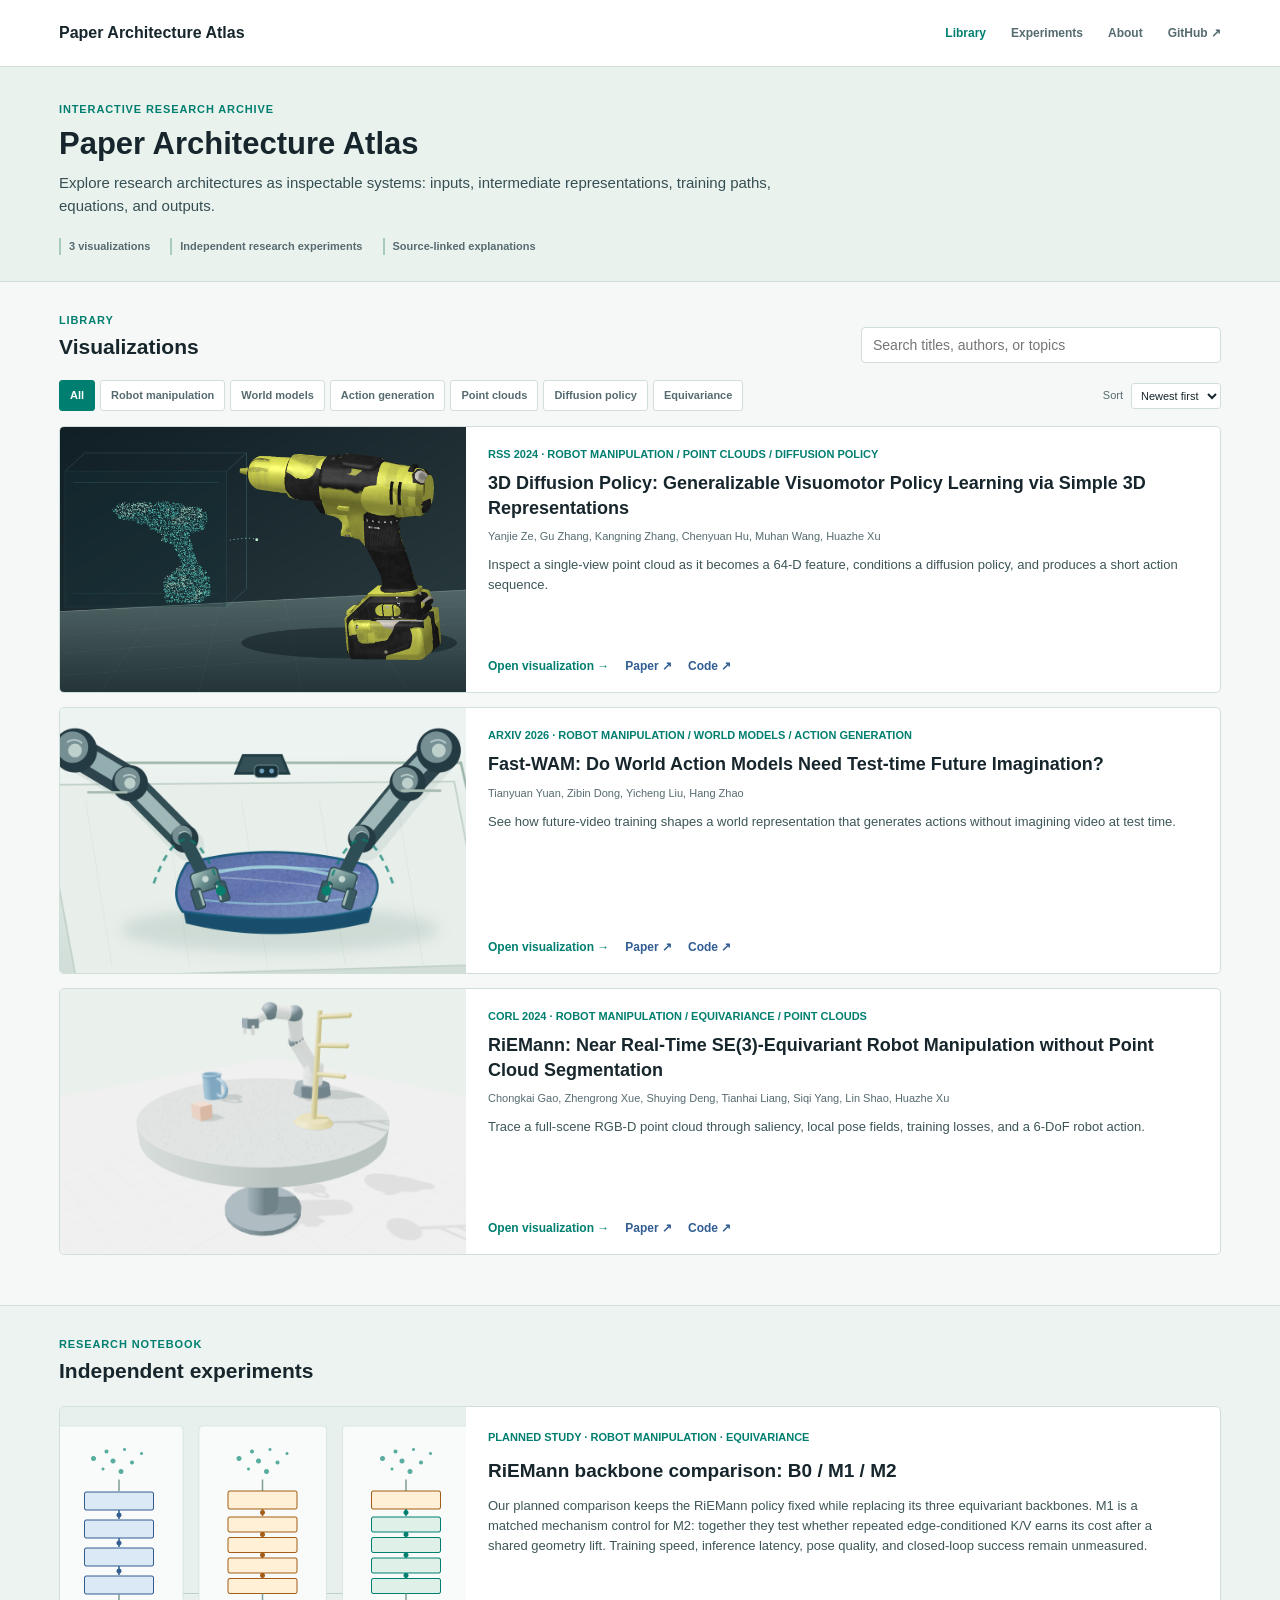
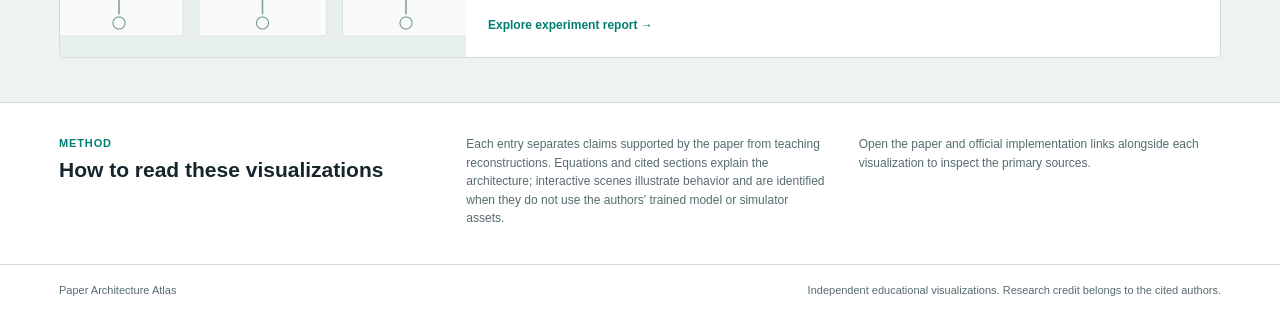
<file: index.html>
<!doctype html>
<html lang="en">
<head>
  <meta charset="utf-8">
  <meta name="viewport" content="width=device-width, initial-scale=1">
  <meta name="description" content="Interactive, source-grounded visualizations of research paper architectures.">
  <title>Paper Architecture Atlas</title>
  <link rel="icon" href="favicon.svg" type="image/svg+xml">
  <link rel="stylesheet" href="styles.css">
  <script src="catalog.js?v=fast-wam-1" defer></script>
  <script src="home.js" defer></script>
</head>
<body>
  <header class="site-header">
    <div class="header-inner">
      <a class="brand" href="./">Paper Architecture Atlas</a>
      <nav aria-label="Primary navigation">
        <a href="#library" aria-current="page">Library</a>
        <a href="#experiments">Experiments</a>
        <a href="#about">About</a>
        <a href="https://github.com/yj244-jyt/paper-architecture-atlas" target="_blank" rel="noopener noreferrer">GitHub ↗</a>
      </nav>
    </div>
  </header>
  <main>
    <section class="intro" aria-labelledby="page-title">
      <div class="intro-inner">
        <div class="eyebrow">Interactive research archive</div>
        <h1 id="page-title">Paper Architecture Atlas</h1>
        <p>Explore research architectures as inspectable systems: inputs, intermediate representations, training paths, equations, and outputs.</p>
        <div class="intro-meta"><span id="paper-count">3 visualizations</span><span>Independent research experiments</span><span>Source-linked explanations</span></div>
      </div>
    </section>
    <section id="library" class="library" aria-labelledby="library-title">
      <div class="section-head">
        <div><div class="eyebrow">Library</div><h2 id="library-title">Visualizations</h2></div>
        <label class="search-field"><span class="sr-only">Search papers</span><input id="search" type="search" placeholder="Search titles, authors, or topics" autocomplete="off"></label>
      </div>
      <div class="library-tools">
        <div id="filters" class="filters" role="group" aria-label="Filter by topic"></div>
        <label class="sort-field">Sort <select id="sort"><option value="newest">Newest first</option><option value="title">Title A-Z</option></select></label>
      </div>
      <div id="results" class="results" aria-live="polite"></div>
      <p id="empty" class="empty" hidden>No papers match this search.</p>
    </section>
    <section id="experiments" class="experiments" aria-labelledby="experiments-title">
      <div class="experiments-inner">
        <div class="section-head"><div><div class="eyebrow">Research notebook</div><h2 id="experiments-title">Independent experiments</h2></div></div>
        <article class="experiment-entry">
          <a class="experiment-image" href="experiments/riemann-backbone-comparison/" aria-label="Open the RiEMann B0 M1 M2 experiment report"><img src="assets/riemann-backbone-comparison.png?v=2" alt="Three parallel point-cloud processing architectures" loading="lazy"></a>
          <div class="experiment-body">
            <div class="paper-meta">Planned study · Robot manipulation · Equivariance</div>
            <h3><a href="experiments/riemann-backbone-comparison/">RiEMann backbone comparison: B0 / M1 / M2</a></h3>
            <p>Our planned comparison keeps the RiEMann policy fixed while replacing its three equivariant backbones. M1 is a matched mechanism control for M2: together they test whether repeated edge-conditioned K/V earns its cost after a shared geometry lift. Training speed, inference latency, pose quality, and closed-loop success remain unmeasured.</p>
            <a class="primary-link" href="experiments/riemann-backbone-comparison/">Explore experiment report →</a>
          </div>
        </article>
      </div>
    </section>
    <section id="about" class="about" aria-labelledby="about-title">
      <div class="about-inner">
        <div><div class="eyebrow">Method</div><h2 id="about-title">How to read these visualizations</h2></div>
        <div class="about-copy">
          <p>Each entry separates claims supported by the paper from teaching reconstructions. Equations and cited sections explain the architecture; interactive scenes illustrate behavior and are identified when they do not use the authors' trained model or simulator assets.</p>
          <p>Open the paper and official implementation links alongside each visualization to inspect the primary sources.</p>
        </div>
      </div>
    </section>
  </main>
  <footer><div class="footer-inner"><span>Paper Architecture Atlas</span><span>Independent educational visualizations. Research credit belongs to the cited authors.</span></div></footer>
</body>
</html>
</file>
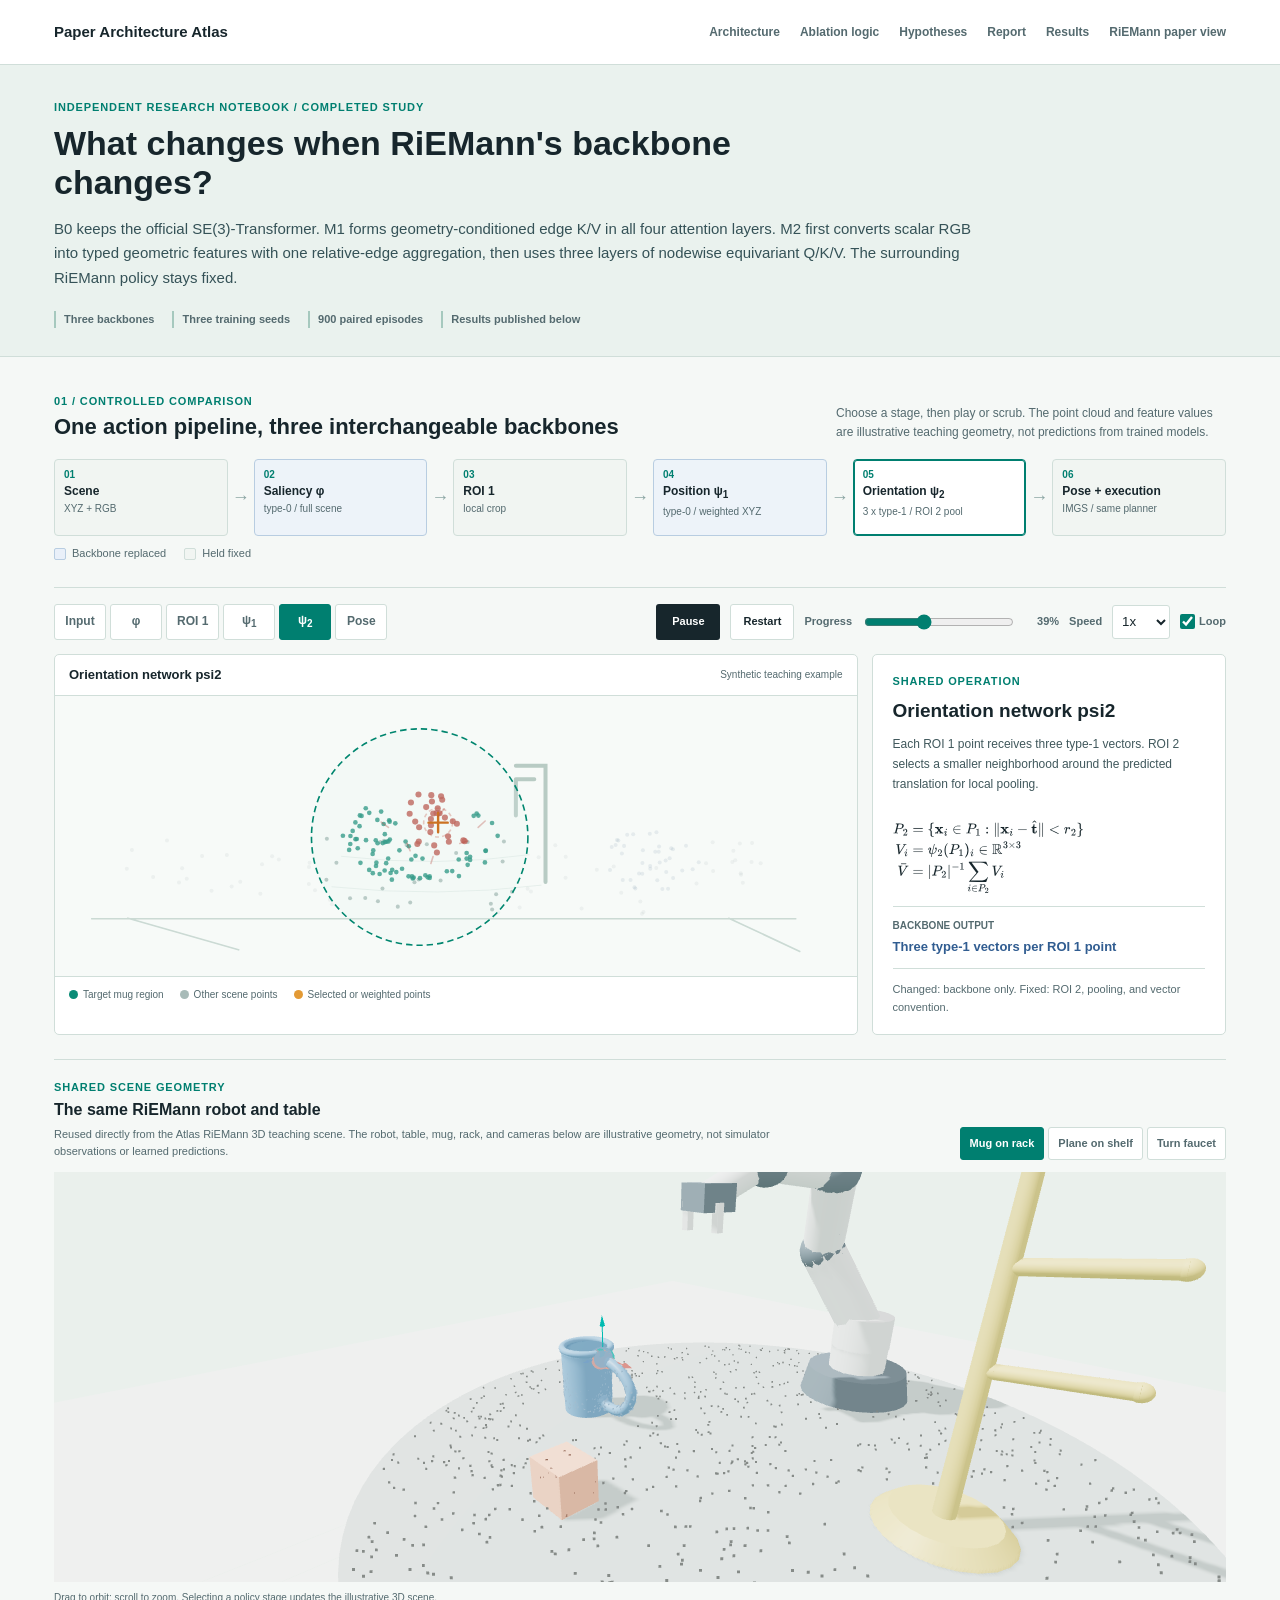
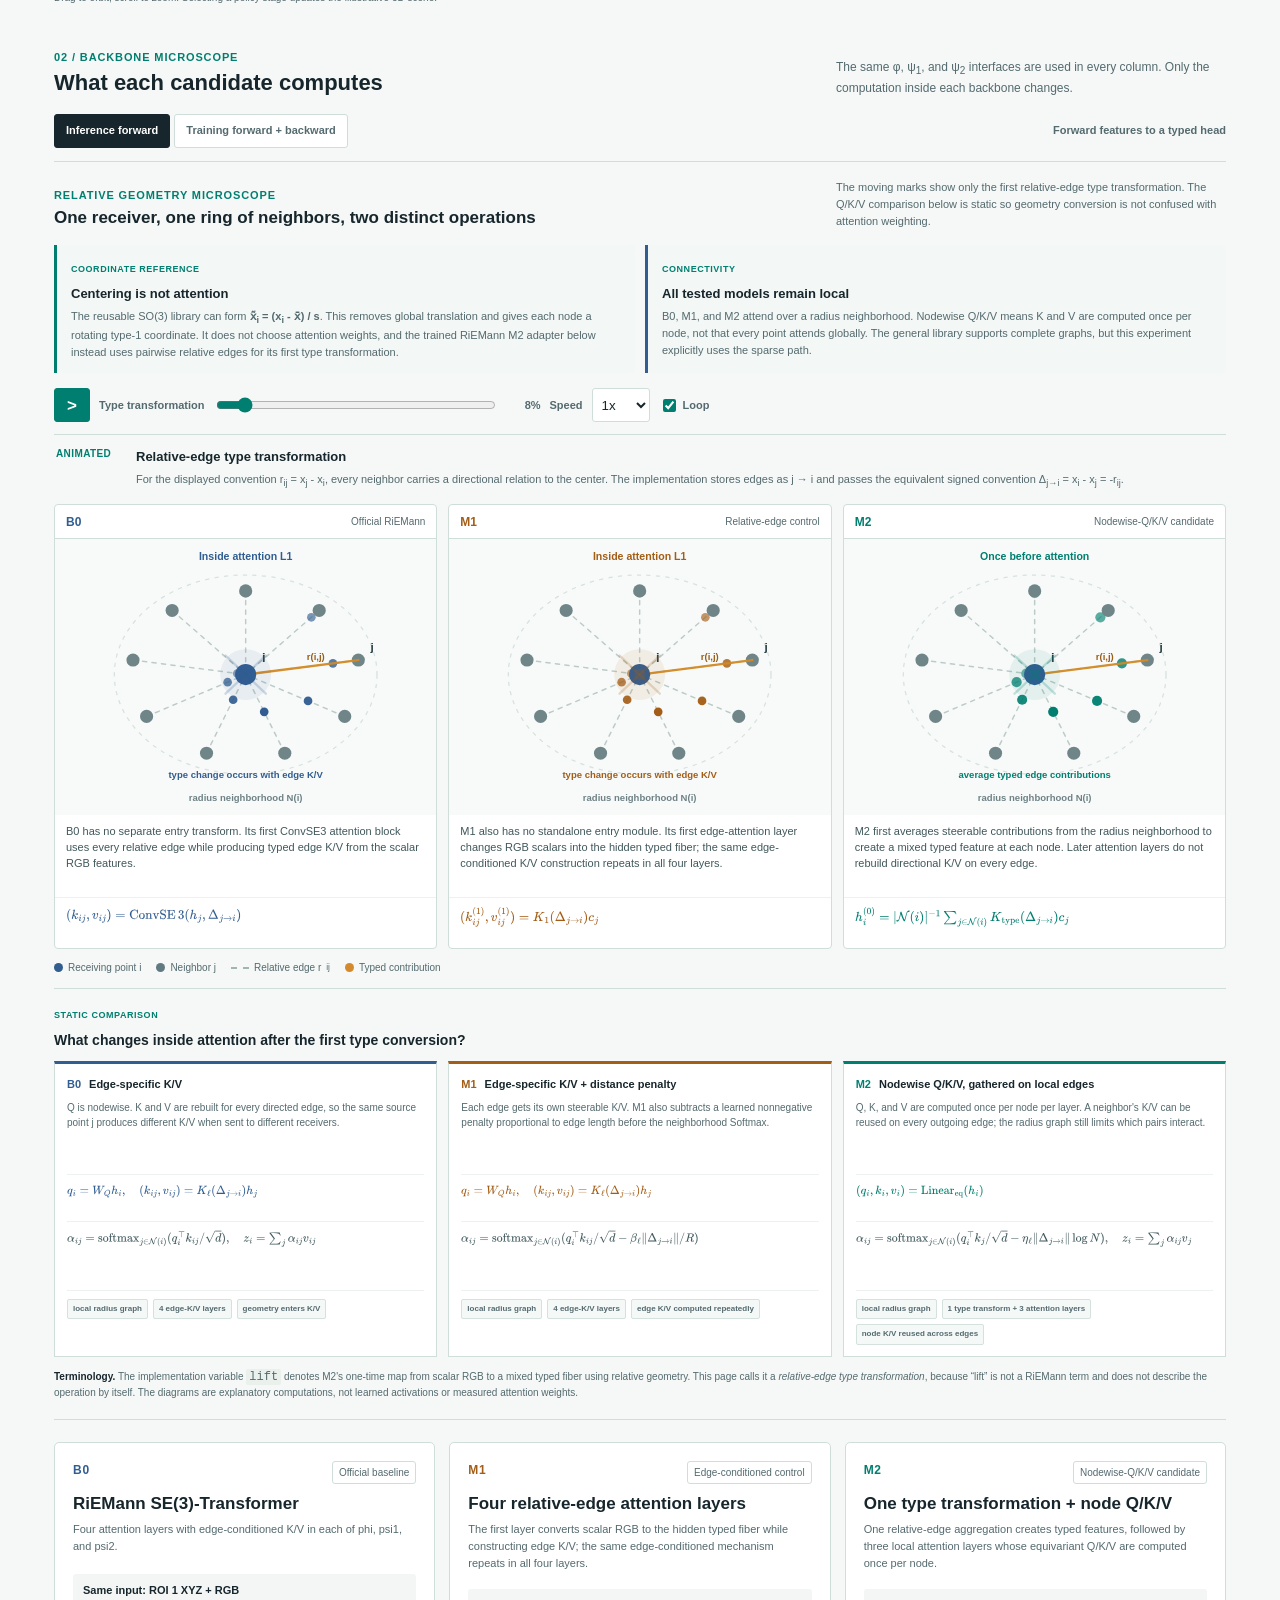
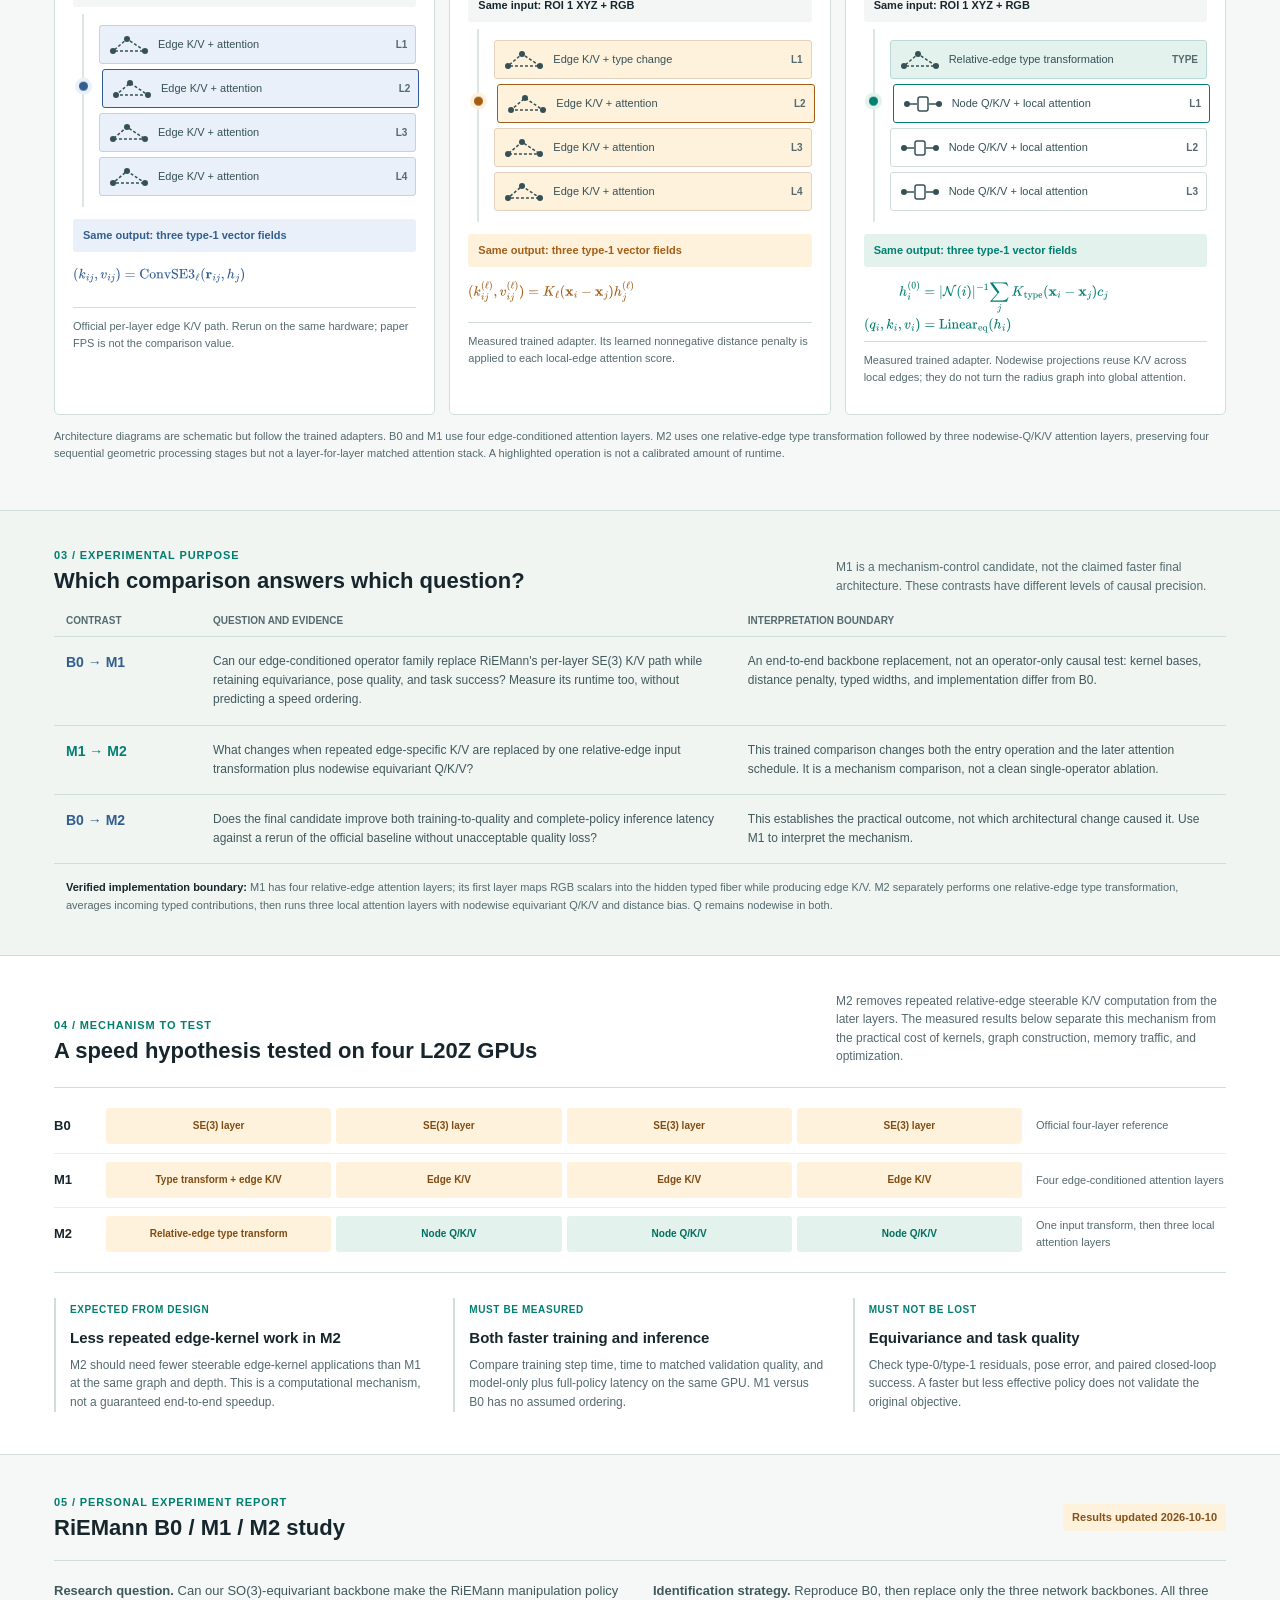
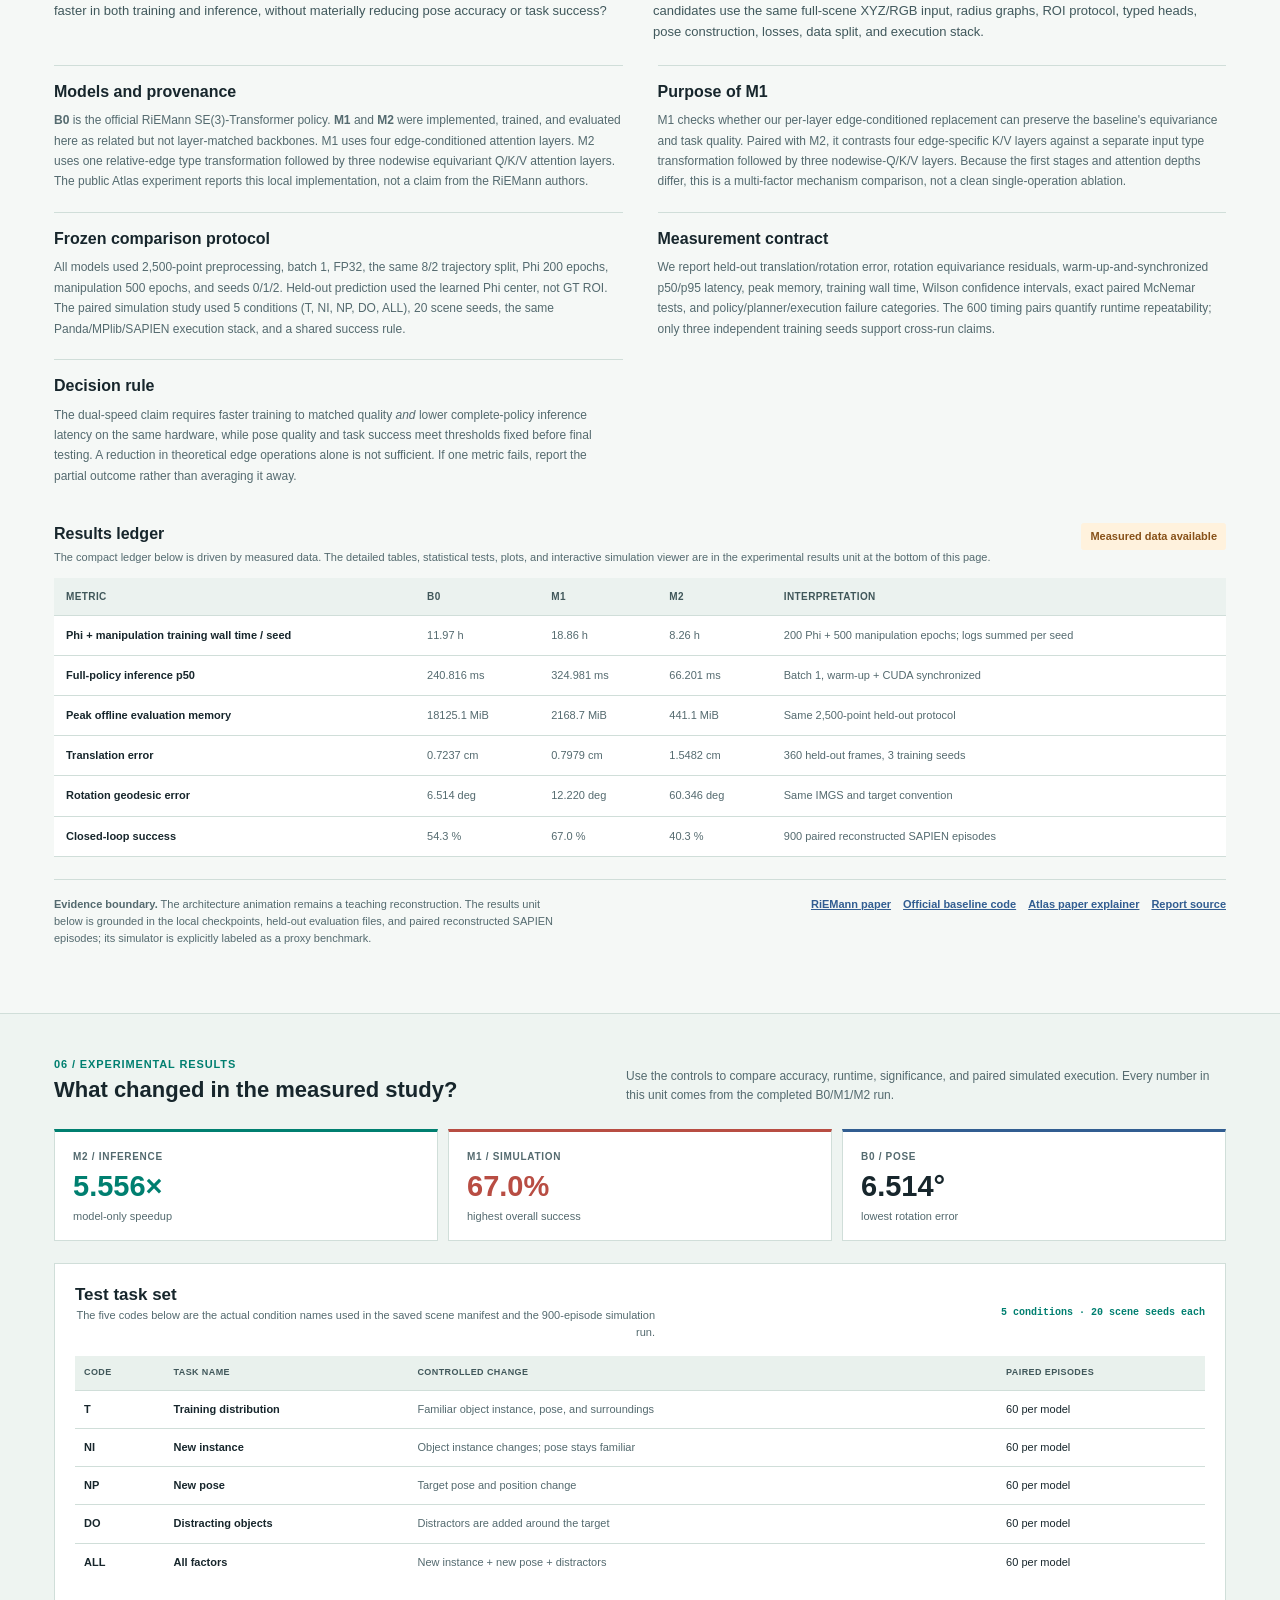
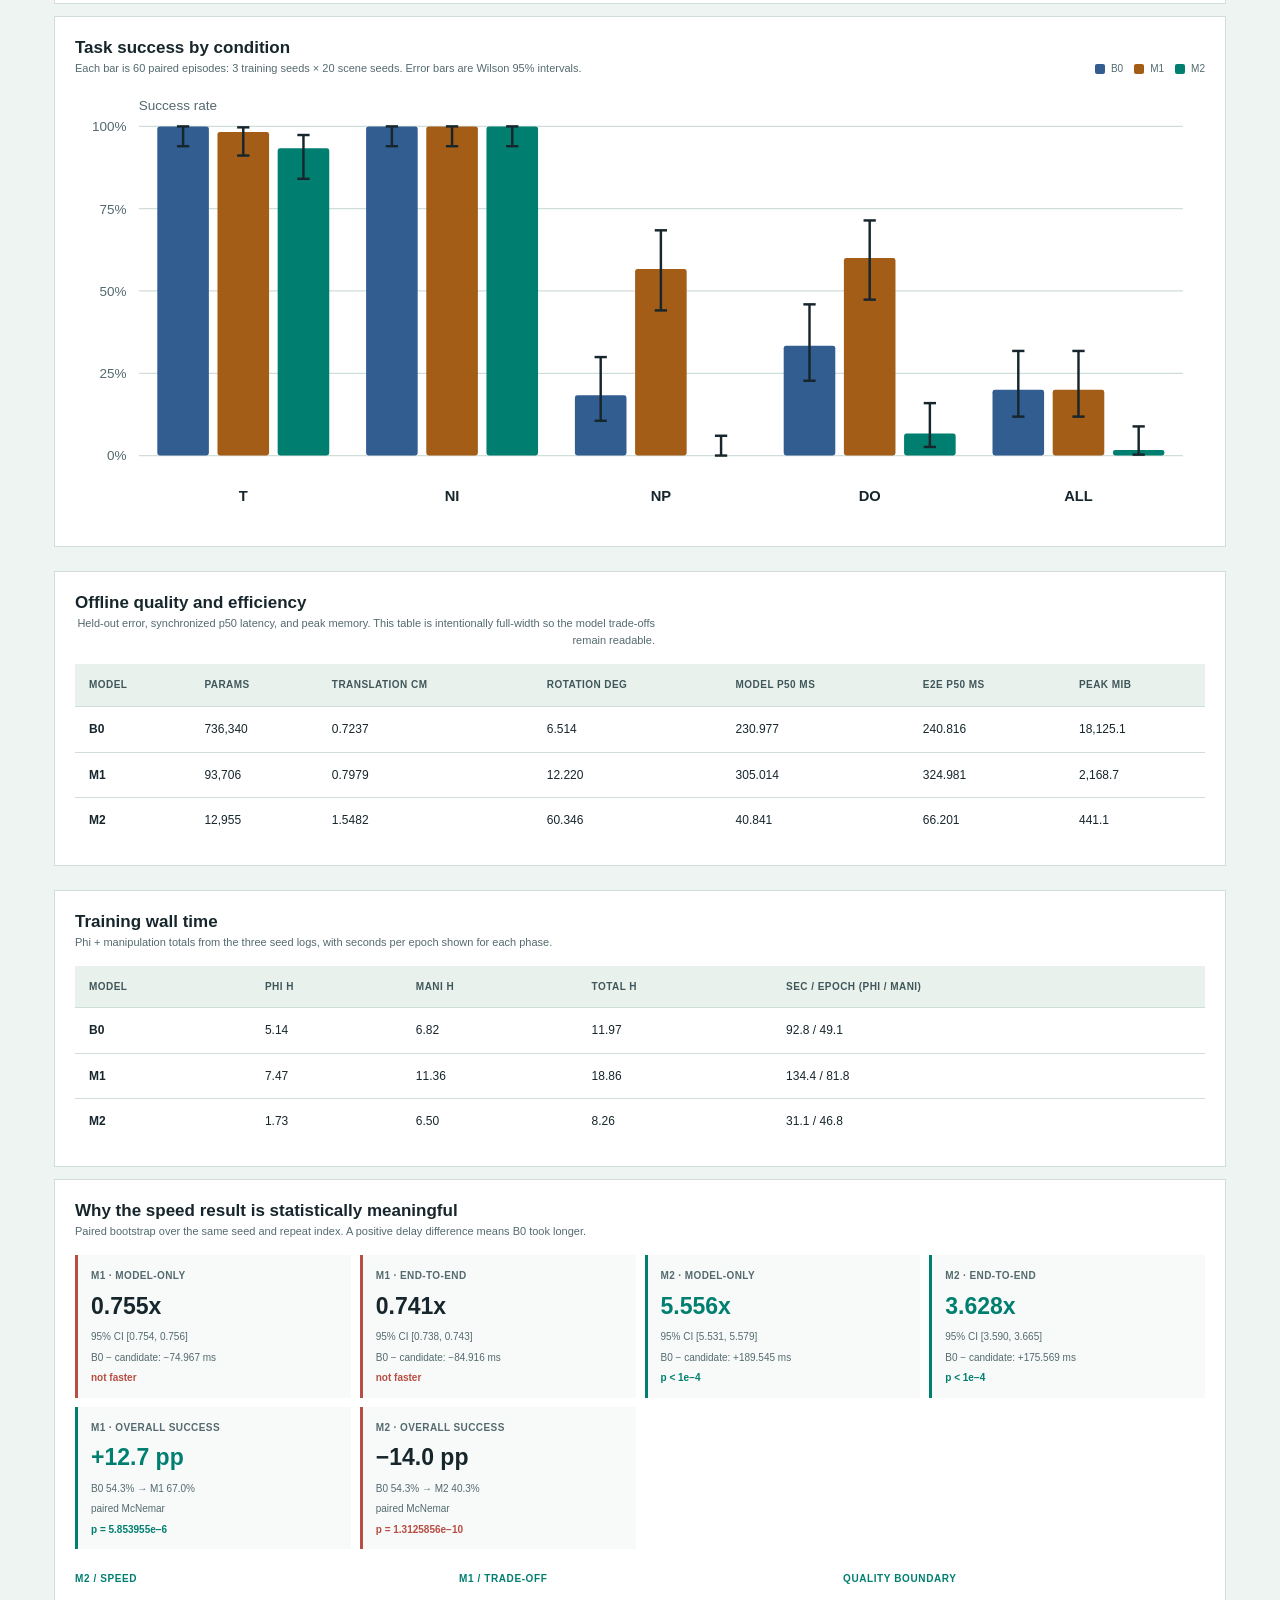
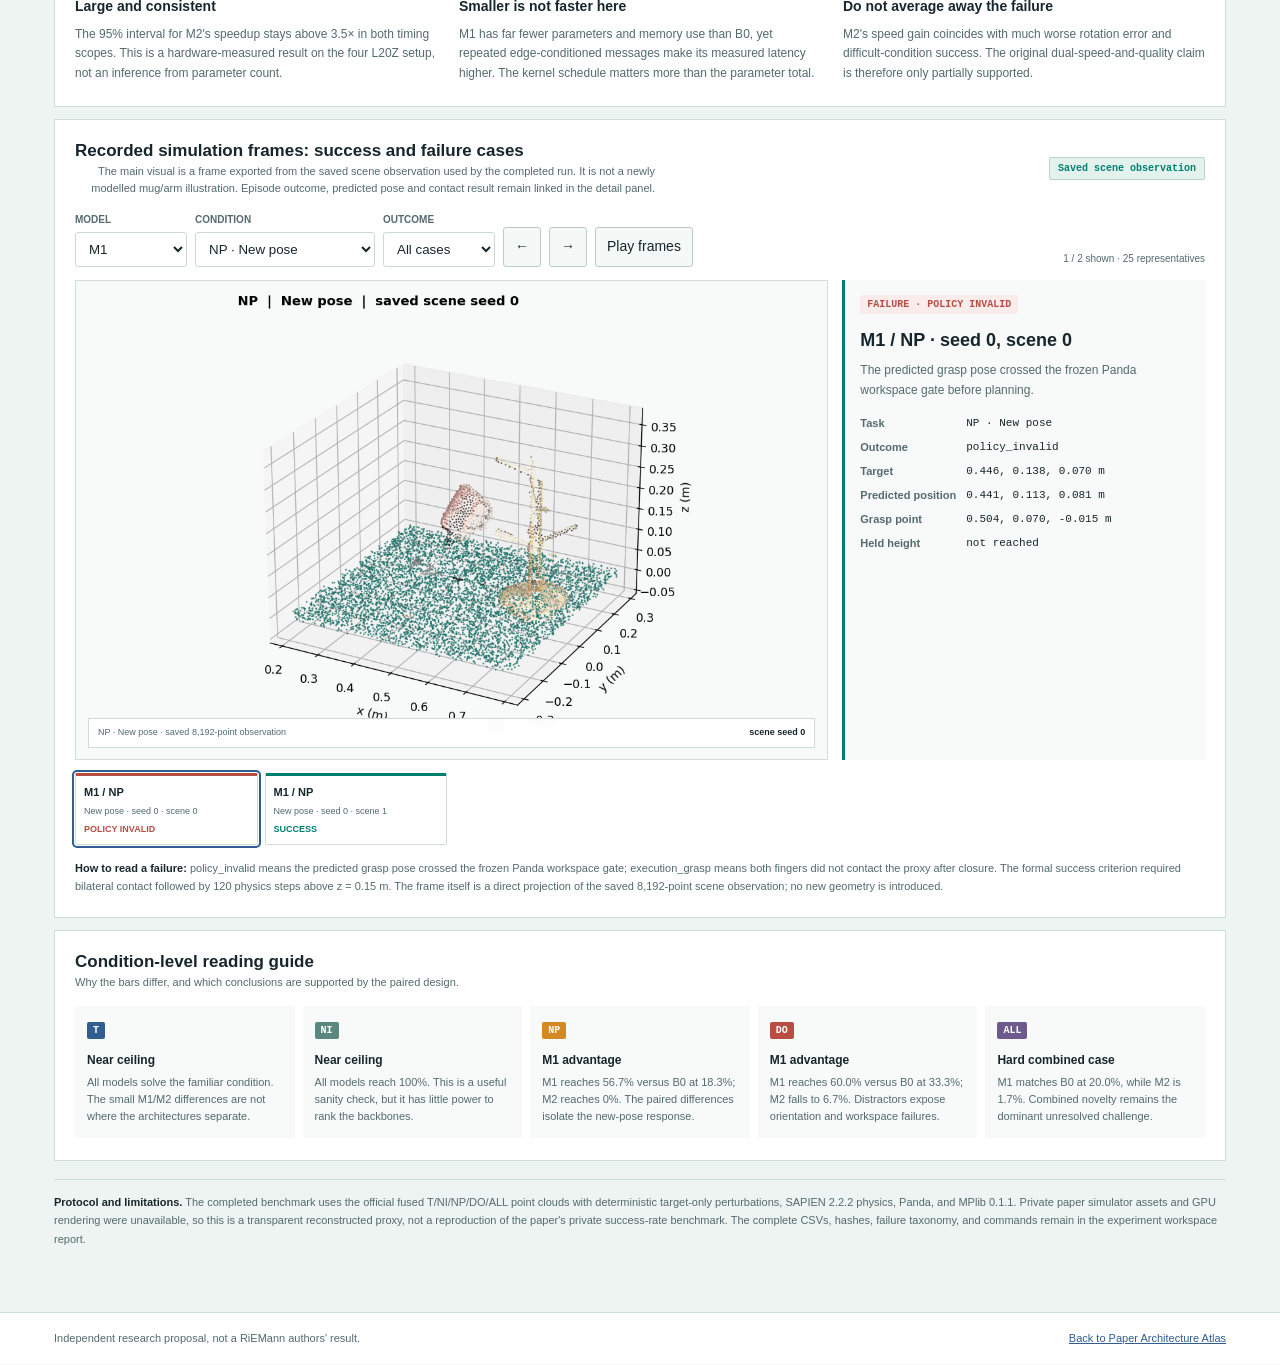
<file: experiments/riemann-backbone-comparison/index.html>
<!doctype html>
<html lang="en">
<head>
  <meta charset="utf-8">
  <meta name="viewport" content="width=device-width, initial-scale=1">
  <meta name="description" content="An interactive research report comparing the RiEMann baseline with two proposed equivariant backbones.">
  <title>RiEMann B0 / M1 / M2 | Independent Experiment</title>
  <link rel="icon" href="../../favicon.svg" type="image/svg+xml">
  <link rel="stylesheet" href="styles.css?v=5">
  <script>window.MathJax = {tex: {inlineMath: [['\\(', '\\)']]}, svg: {fontCache: 'local'}, startup: {typeset: false}};</script>
  <script src="../../papers/riemann/vendor/three.min.js" defer></script>
  <script src="../../shared/riemann-scene3d.js?v=experiment-20261009" defer></script>
  <script src="../../papers/riemann/vendor/mathjax-tex-svg.min.js" defer></script>
  <script src="results.js?v=2" defer></script>
  <script src="app.js?v=4" defer></script>
  <script src="edge-graph.js?v=2" defer></script>
  <script src="experimental-results.js?v=2" defer></script>
</head>
<body>
  <header class="site-header">
    <div class="header-inner">
      <a class="brand" href="../../">Paper Architecture Atlas</a>
      <nav aria-label="Page navigation">
        <a href="#comparison">Architecture</a>
        <a href="#ablation">Ablation logic</a>
        <a href="#hypotheses">Hypotheses</a>
        <a href="#report">Report</a>
        <a href="#experimental-results">Results</a>
        <a href="../../papers/riemann/">RiEMann paper view</a>
      </nav>
    </div>
  </header>

  <main>
    <section class="intro" aria-labelledby="title">
      <div class="intro-inner">
        <div class="eyebrow">Independent research notebook / completed study</div>
        <h1 id="title">What changes when RiEMann's backbone changes?</h1>
        <p class="lead">B0 keeps the official SE(3)-Transformer. M1 forms geometry-conditioned edge K/V in all four attention layers. M2 first converts scalar RGB into typed geometric features with one relative-edge aggregation, then uses three layers of nodewise equivariant Q/K/V. The surrounding RiEMann policy stays fixed.</p>
        <div class="intro-meta"><span>Three backbones</span><span>Three training seeds</span><span>900 paired episodes</span><span>Results published below</span></div>
      </div>
    </section>

    <section class="comparison content" id="comparison" aria-labelledby="comparison-title">
      <div class="section-heading"><div><div class="eyebrow">01 / Controlled comparison</div><h2 id="comparison-title">One action pipeline, three interchangeable backbones</h2></div><p>Choose a stage, then play or scrub. The point cloud and feature values are illustrative teaching geometry, not predictions from trained models.</p></div>
      <div class="pipeline" aria-label="Shared RiEMann policy pipeline">
        <div class="pipe-segment" data-pipe="input"><span class="pipe-index">01</span><strong>Scene</strong><small>XYZ + RGB</small></div>
        <div class="pipe-arrow" aria-hidden="true">&rarr;</div>
        <div class="pipe-segment replace" data-pipe="phi"><span class="pipe-index">02</span><strong>Saliency &phi;</strong><small>type-0 / full scene</small></div>
        <div class="pipe-arrow" aria-hidden="true">&rarr;</div>
        <div class="pipe-segment" data-pipe="roi1"><span class="pipe-index">03</span><strong>ROI 1</strong><small>local crop</small></div>
        <div class="pipe-arrow" aria-hidden="true">&rarr;</div>
        <div class="pipe-segment replace" data-pipe="psi1"><span class="pipe-index">04</span><strong>Position &psi;<sub>1</sub></strong><small>type-0 / weighted XYZ</small></div>
        <div class="pipe-arrow" aria-hidden="true">&rarr;</div>
        <div class="pipe-segment replace" data-pipe="psi2"><span class="pipe-index">05</span><strong>Orientation &psi;<sub>2</sub></strong><small>3 x type-1 / ROI 2 pool</small></div>
        <div class="pipe-arrow" aria-hidden="true">&rarr;</div>
        <div class="pipe-segment" data-pipe="pose"><span class="pipe-index">06</span><strong>Pose + execution</strong><small>IMGS / same planner</small></div>
      </div>
      <div class="pipeline-legend"><span><i class="legend-key replaced"></i>Backbone replaced</span><span><i class="legend-key fixed"></i>Held fixed</span></div>

      <div class="lab-toolbar">
        <div class="stage-buttons" role="group" aria-label="Inspect policy stage">
          <button type="button" data-stage="input" aria-pressed="false">Input</button>
          <button type="button" data-stage="phi" aria-pressed="true">&phi;</button>
          <button type="button" data-stage="roi1" aria-pressed="false">ROI 1</button>
          <button type="button" data-stage="psi1" aria-pressed="false">&psi;<sub>1</sub></button>
          <button type="button" data-stage="psi2" aria-pressed="false">&psi;<sub>2</sub></button>
          <button type="button" data-stage="pose" aria-pressed="false">Pose</button>
        </div>
        <div class="playback"><button type="button" id="play" aria-label="Play animation">Pause</button><button type="button" id="restart" aria-label="Restart animation">Restart</button><label for="scrub">Progress</label><input id="scrub" type="range" min="0" max="100" value="30"><output id="progress-value" for="scrub">30%</output><label for="speed">Speed</label><select id="speed" aria-label="Playback speed"><option value="0.5">0.5x</option><option value="1" selected>1x</option><option value="1.5">1.5x</option></select><label class="loop-label" for="loop"><input id="loop" type="checkbox" checked>Loop</label></div>
      </div>
      <div class="scene-grid">
        <div class="scene-wrap"><div class="scene-top"><strong id="scene-title">Saliency on the full scene</strong><span>Synthetic teaching example</span></div><svg id="scene" viewBox="0 0 1000 350" role="img" aria-label="Animated point cloud showing the selected RiEMann policy stage"><title>Illustrative policy representation</title><desc>Synthetic scene points change emphasis as saliency, region selection, translation, orientation, and final pose are inspected.</desc></svg><div class="scene-bottom"><span><i class="dot target"></i>Target mug region</span><span><i class="dot background"></i>Other scene points</span><span><i class="dot chosen"></i>Selected or weighted points</span></div></div>
        <aside class="stage-detail" aria-live="polite"><div class="eyebrow">Shared operation</div><h3 id="stage-title">Saliency network &phi;</h3><p id="stage-description"></p><div class="stage-formula" id="stage-formula" aria-label="Current stage equation"></div><div class="typed-output"><span>Backbone output</span><strong id="stage-output"></strong></div><p class="stage-boundary" id="stage-boundary"></p></aside>
      </div>
      <div class="robot-context"><div class="robot-heading"><div><div class="eyebrow">Shared scene geometry</div><h3>The same RiEMann robot and table</h3><p>Reused directly from the Atlas RiEMann 3D teaching scene. The robot, table, mug, rack, and cameras below are illustrative geometry, not simulator observations or learned predictions.</p></div><div class="task-buttons" role="group" aria-label="Illustrative manipulation task"><button type="button" data-task="mug" aria-pressed="true">Mug on rack</button><button type="button" data-task="plane" aria-pressed="false">Plane on shelf</button><button type="button" data-task="faucet" aria-pressed="false">Turn faucet</button></div></div><div id="robot-scene" role="img" aria-label="Reusable three-dimensional RiEMann robot and table scene"></div><p class="robot-hint">Drag to orbit; scroll to zoom. Selecting a policy stage updates the illustrative 3D scene.</p><p id="robot-error" role="alert" hidden>3D rendering is unavailable in this browser. The architecture and 2D policy animation above remain available.</p></div>

      <div class="section-heading backbone-heading"><div><div class="eyebrow">02 / Backbone microscope</div><h2>What each candidate computes</h2></div><p>The same &phi;, &psi;<sub>1</sub>, and &psi;<sub>2</sub> interfaces are used in every column. Only the computation inside each backbone changes.</p></div>
      <div class="mode-row"><div class="mode-buttons" role="group" aria-label="Inspect inference or training flow"><button type="button" data-mode="inference" aria-pressed="true">Inference forward</button><button type="button" data-mode="training" aria-pressed="false">Training forward + backward</button></div><span id="flow-phase" aria-live="polite">Forward features to a typed head</span></div>
      <section class="edge-microscope" aria-labelledby="edge-title">
        <div class="edge-intro"><div><div class="eyebrow">Relative geometry microscope</div><h3 id="edge-title">One receiver, one ring of neighbors, two distinct operations</h3></div><p>The moving marks show only the first relative-edge type transformation. The Q/K/V comparison below is static so geometry conversion is not confused with attention weighting.</p></div>
        <div class="edge-concept-notes">
          <article><span>Coordinate reference</span><h4>Centering is not attention</h4><p>The reusable SO(3) library can form <b>x&#771;<sub>i</sub> = (x<sub>i</sub> - x&#772;) / s</b>. This removes global translation and gives each node a rotating type-1 coordinate. It does not choose attention weights, and the trained RiEMann M2 adapter below instead uses pairwise relative edges for its first type transformation.</p></article>
          <article><span>Connectivity</span><h4>All tested models remain local</h4><p>B0, M1, and M2 attend over a radius neighborhood. Nodewise Q/K/V means K and V are computed once per node, not that every point attends globally. The general library supports complete graphs, but this experiment explicitly uses the sparse path.</p></article>
        </div>
        <div class="edge-controls">
          <button type="button" id="edge-play" class="edge-icon-button" aria-label="Play point graph animation" title="Play animation">&#9654;</button>
          <label for="edge-progress">Type transformation</label><input id="edge-progress" type="range" min="0" max="100" value="0"><output id="edge-progress-value" for="edge-progress">0%</output>
          <label for="edge-speed">Speed</label><select id="edge-speed" aria-label="Point graph playback speed"><option value="0.5">0.5x</option><option value="1" selected>1x</option><option value="1.5">1.5x</option></select>
          <label class="edge-loop" for="edge-loop"><input id="edge-loop" type="checkbox" checked>Loop</label>
        </div>
        <div class="edge-step-heading"><span>Animated</span><div><strong>Relative-edge type transformation</strong><p>For the displayed convention r<sub>ij</sub> = x<sub>j</sub> - x<sub>i</sub>, every neighbor carries a directional relation to the center. The implementation stores edges as j &rarr; i and passes the equivalent signed convention &Delta;<sub>j&rarr;i</sub> = x<sub>i</sub> - x<sub>j</sub> = -r<sub>ij</sub>.</p></div></div>
        <div class="edge-graphs" id="edge-graphs"></div>
        <div class="edge-legend"><span><i class="edge-legend-dot receiver"></i>Receiving point i</span><span><i class="edge-legend-dot source"></i>Neighbor j</span><span><i class="edge-legend-line"></i>Relative edge r<sub>ij</sub></span><span><i class="edge-legend-dot message"></i>Typed contribution</span></div>
        <div class="qkv-heading"><span>Static comparison</span><h4>What changes inside attention after the first type conversion?</h4></div>
        <div class="qkv-comparison" id="qkv-comparison"></div>
        <p class="edge-disclosure"><strong>Terminology.</strong> The implementation variable <code>lift</code> denotes M2's one-time map from scalar RGB to a mixed typed fiber using relative geometry. This page calls it a <em>relative-edge type transformation</em>, because “lift” is not a RiEMann term and does not describe the operation by itself. The diagrams are explanatory computations, not learned activations or measured attention weights.</p>
      </section>
      <div class="model-grid" id="model-grid"></div>
      <div class="training-flow" id="training-flow" hidden><div><b>Same demonstration supervision</b><span>Target center and orientation axes supervise the same type-0 and type-1 heads.</span></div><div><b>Same losses, reverse gradient flow</b><span>Gradients update each candidate backbone; discrete ROI selection remains a control boundary, not a gradient path.</span></div></div>
      <p class="diagram-note">Architecture diagrams are schematic but follow the trained adapters. B0 and M1 use four edge-conditioned attention layers. M2 uses one relative-edge type transformation followed by three nodewise-Q/K/V attention layers, preserving four sequential geometric processing stages but not a layer-for-layer matched attention stack. A highlighted operation is not a calibrated amount of runtime.</p>
    </section>

    <section class="ablation-band" id="ablation" aria-labelledby="ablation-title"><div class="content">
      <div class="section-heading"><div><div class="eyebrow">03 / Experimental purpose</div><h2 id="ablation-title">Which comparison answers which question?</h2></div><p>M1 is a mechanism-control candidate, not the claimed faster final architecture. These contrasts have different levels of causal precision.</p></div>
      <div class="ablation-head" aria-hidden="true"><span>Contrast</span><span>Question and evidence</span><span>Interpretation boundary</span></div>
      <div class="ablation-row"><strong>B0 &rarr; M1</strong><p>Can our edge-conditioned operator family replace RiEMann's per-layer SE(3) K/V path while retaining equivariance, pose quality, and task success? Measure its runtime too, without predicting a speed ordering.</p><p>An end-to-end backbone replacement, not an operator-only causal test: kernel bases, distance penalty, typed widths, and implementation differ from B0.</p></div>
      <div class="ablation-row primary-contrast"><strong>M1 &rarr; M2</strong><p>What changes when repeated edge-specific K/V are replaced by one relative-edge input transformation plus nodewise equivariant Q/K/V?</p><p>This trained comparison changes both the entry operation and the later attention schedule. It is a mechanism comparison, not a clean single-operator ablation.</p></div>
      <div class="ablation-row"><strong>B0 &rarr; M2</strong><p>Does the final candidate improve both training-to-quality and complete-policy inference latency against a rerun of the official baseline without unacceptable quality loss?</p><p>This establishes the practical outcome, not which architectural change caused it. Use M1 to interpret the mechanism.</p></div>
      <p class="ablation-footnote"><strong>Verified implementation boundary:</strong> M1 has four relative-edge attention layers; its first layer maps RGB scalars into the hidden typed fiber while producing edge K/V. M2 separately performs one relative-edge type transformation, averages incoming typed contributions, then runs three local attention layers with nodewise equivariant Q/K/V and distance bias. Q remains nodewise in both.</p>
    </div></section>

    <section class="hypotheses-band" id="hypotheses" aria-labelledby="hypotheses-title"><div class="content">
      <div class="section-heading"><div><div class="eyebrow">04 / Mechanism to test</div><h2 id="hypotheses-title">A speed hypothesis tested on four L20Z GPUs</h2></div><p>M2 removes repeated relative-edge steerable K/V computation from the later layers. The measured results below separate this mechanism from the practical cost of kernels, graph construction, memory traffic, and optimization.</p></div>
      <div class="work-pattern" aria-label="Schematic placement of edge-conditioned operations">
        <div class="work-row"><b>B0</b><div class="work-slots"><span class="edge-slot">SE(3) layer</span><span class="edge-slot">SE(3) layer</span><span class="edge-slot">SE(3) layer</span><span class="edge-slot">SE(3) layer</span></div><small>Official four-layer reference</small></div>
        <div class="work-row"><b>M1</b><div class="work-slots"><span class="edge-slot">Type transform + edge K/V</span><span class="edge-slot">Edge K/V</span><span class="edge-slot">Edge K/V</span><span class="edge-slot">Edge K/V</span></div><small>Four edge-conditioned attention layers</small></div>
        <div class="work-row"><b>M2</b><div class="work-slots"><span class="edge-slot">Relative-edge type transform</span><span class="linear-slot">Node Q/K/V</span><span class="linear-slot">Node Q/K/V</span><span class="linear-slot">Node Q/K/V</span></div><small>One input transform, then three local attention layers</small></div>
      </div>
      <div class="hypothesis-grid"><div><span class="hypothesis-label">Expected from design</span><h3>Less repeated edge-kernel work in M2</h3><p>M2 should need fewer steerable edge-kernel applications than M1 at the same graph and depth. This is a computational mechanism, not a guaranteed end-to-end speedup.</p></div><div><span class="hypothesis-label">Must be measured</span><h3>Both faster training and inference</h3><p>Compare training step time, time to matched validation quality, and model-only plus full-policy latency on the same GPU. M1 versus B0 has no assumed ordering.</p></div><div><span class="hypothesis-label">Must not be lost</span><h3>Equivariance and task quality</h3><p>Check type-0/type-1 residuals, pose error, and paired closed-loop success. A faster but less effective policy does not validate the original objective.</p></div></div>
    </div></section>

    <article class="report content" id="report" aria-labelledby="report-title">
      <div class="section-heading"><div><div class="eyebrow">05 / Personal experiment report</div><h2 id="report-title">RiEMann B0 / M1 / M2 study</h2></div><span class="status measured" id="report-status">Measured / complete</span></div>
      <div class="report-lead"><p><strong>Research question.</strong> Can our SO(3)-equivariant backbone make the RiEMann manipulation policy faster in both training and inference, without materially reducing pose accuracy or task success?</p><p><strong>Identification strategy.</strong> Reproduce B0, then replace only the three network backbones. All three candidates use the same full-scene XYZ/RGB input, radius graphs, ROI protocol, typed heads, pose construction, losses, data split, and execution stack.</p></div>
      <div class="report-sections">
        <section><h3>Models and provenance</h3><p><b>B0</b> is the official RiEMann SE(3)-Transformer policy. <b>M1</b> and <b>M2</b> were implemented, trained, and evaluated here as related but not layer-matched backbones. M1 uses four edge-conditioned attention layers. M2 uses one relative-edge type transformation followed by three nodewise equivariant Q/K/V attention layers. The public Atlas experiment reports this local implementation, not a claim from the RiEMann authors.</p></section>
        <section><h3>Purpose of M1</h3><p>M1 checks whether our per-layer edge-conditioned replacement can preserve the baseline's equivariance and task quality. Paired with M2, it contrasts four edge-specific K/V layers against a separate input type transformation followed by three nodewise-Q/K/V layers. Because the first stages and attention depths differ, this is a multi-factor mechanism comparison, not a clean single-operation ablation.</p></section>
        <section><h3>Frozen comparison protocol</h3><p>All models used 2,500-point preprocessing, batch 1, FP32, the same 8/2 trajectory split, Phi 200 epochs, manipulation 500 epochs, and seeds 0/1/2. Held-out prediction used the learned Phi center, not GT ROI. The paired simulation study used 5 conditions (T, NI, NP, DO, ALL), 20 scene seeds, the same Panda/MPlib/SAPIEN execution stack, and a shared success rule.</p></section>
        <section><h3>Measurement contract</h3><p>We report held-out translation/rotation error, rotation equivariance residuals, warm-up-and-synchronized p50/p95 latency, peak memory, training wall time, Wilson confidence intervals, exact paired McNemar tests, and policy/planner/execution failure categories. The 600 timing pairs quantify runtime repeatability; only three independent training seeds support cross-run claims.</p></section>
        <section><h3>Decision rule</h3><p>The dual-speed claim requires faster training to matched quality <em>and</em> lower complete-policy inference latency on the same hardware, while pose quality and task success meet thresholds fixed before final testing. A reduction in theoretical edge operations alone is not sufficient. If one metric fails, report the partial outcome rather than averaging it away.</p></section>
      </div>
      <div class="results-head"><div><h3>Results ledger</h3><p>The compact ledger below is driven by measured data. The detailed tables, statistical tests, plots, and interactive simulation viewer are in the experimental results unit at the bottom of this page.</p></div><span class="pending-mark measured">900 episodes / complete</span></div>
      <div class="table-scroll"><table class="results-table"><thead><tr><th scope="col">Metric</th><th scope="col">B0</th><th scope="col">M1</th><th scope="col">M2</th><th scope="col">Interpretation</th></tr></thead><tbody id="results-body"></tbody></table></div>
      <div class="report-footer"><p><strong>Evidence boundary.</strong> The architecture animation remains a teaching reconstruction. The results unit below is grounded in the local checkpoints, held-out evaluation files, and paired reconstructed SAPIEN episodes; its simulator is explicitly labeled as a proxy benchmark.</p><div class="source-links"><a href="https://arxiv.org/abs/2403.19460" target="_blank" rel="noopener noreferrer">RiEMann paper</a><a href="https://github.com/HeegerGao/RiEMann" target="_blank" rel="noopener noreferrer">Official baseline code</a><a href="../../papers/riemann/">Atlas paper explainer</a><a href="REPORT.md">Report source</a></div></div>
    </article>

    <section class="experimental-results" id="experimental-results" aria-labelledby="experimental-results-title">
      <div class="content">
        <div class="section-heading"><div><div class="eyebrow">06 / Experimental results</div><h2 id="experimental-results-title">What changed in the measured study?</h2></div><p>Use the controls to compare accuracy, runtime, significance, and paired simulated execution. Every number in this unit comes from the completed B0/M1/M2 run.</p></div>
        <div class="result-callout-grid" id="result-callouts" aria-label="Headline experimental conclusions"></div>
        <div class="result-panel task-panel"><div class="result-panel-heading"><div><h3>Test task set</h3><p>The five codes below are the actual condition names used in the saved scene manifest and the 900-episode simulation run.</p></div><span class="task-count">5 conditions · 20 scene seeds each</span></div><div class="table-scroll"><table class="data-table task-table" id="condition-table"></table></div></div>
        <div class="result-panel result-dashboard"><div class="result-panel-heading"><div><h3>Task success by condition</h3><p>Each bar is 60 paired episodes: 3 training seeds × 20 scene seeds. Error bars are Wilson 95% intervals.</p></div><span class="legend-inline"><i class="swatch b0"></i>B0 <i class="swatch m1"></i>M1 <i class="swatch m2"></i>M2</span></div><div class="chart-frame" id="success-chart" role="img" aria-label="Grouped bar chart of paired simulation success rates"></div></div>
        <div class="result-table-stack">
          <div class="result-panel large-table-panel"><div class="result-panel-heading"><div><h3>Offline quality and efficiency</h3><p>Held-out error, synchronized p50 latency, and peak memory. This table is intentionally full-width so the model trade-offs remain readable.</p></div></div><div class="table-scroll"><table class="data-table" id="quality-table"></table></div></div>
          <div class="result-panel large-table-panel"><div class="result-panel-heading"><div><h3>Training wall time</h3><p>Phi + manipulation totals from the three seed logs, with seconds per epoch shown for each phase.</p></div></div><div class="table-scroll"><table class="data-table" id="training-table"></table></div></div>
        </div>
        <div class="result-panel"><div class="result-panel-heading"><div><h3>Why the speed result is statistically meaningful</h3><p>Paired bootstrap over the same seed and repeat index. A positive delay difference means B0 took longer.</p></div></div><div class="significance-grid" id="significance-grid"></div><div class="interpretation-grid"><article><span class="interpretation-kicker">M2 / speed</span><h4>Large and consistent</h4><p>The 95% interval for M2's speedup stays above 3.5× in both timing scopes. This is a hardware-measured result on the four L20Z setup, not an inference from parameter count.</p></article><article><span class="interpretation-kicker">M1 / trade-off</span><h4>Smaller is not faster here</h4><p>M1 has far fewer parameters and memory use than B0, yet repeated edge-conditioned messages make its measured latency higher. The kernel schedule matters more than the parameter total.</p></article><article><span class="interpretation-kicker">Quality boundary</span><h4>Do not average away the failure</h4><p>M2's speed gain coincides with much worse rotation error and difficult-condition success. The original dual-speed-and-quality claim is therefore only partially supported.</p></article></div></div>
        <div class="result-panel simulation-panel"><div class="result-panel-heading"><div><h3>Recorded simulation frames: success and failure cases</h3><p>The main visual is a frame exported from the saved scene observation used by the completed run. It is not a newly modelled mug/arm illustration. Episode outcome, predicted pose and contact result remain linked in the detail panel.</p></div><span class="proxy-badge">Saved scene observation</span></div><div class="simulation-toolbar"><label>Model<select id="sim-model"></select></label><label>Condition<select id="sim-condition"></select></label><label>Outcome<select id="sim-outcome"><option value="all">All cases</option><option value="success">Success</option><option value="failure">Failure</option></select></label><button type="button" id="sim-prev" aria-label="Previous simulation case">&larr;</button><button type="button" id="sim-next" aria-label="Next simulation case">&rarr;</button><button type="button" id="sim-play" aria-pressed="false">Play frames</button><span id="sim-case-count" class="case-count"></span></div><div class="simulation-grid"><div class="simulation-frame-wrap"><img id="simulation-frame" alt="Saved simulation scene observation" loading="eager"><div class="frame-caption"><span id="frame-source"></span><span class="frame-progress" id="frame-progress"></span></div></div><aside class="simulation-detail" aria-live="polite"><div class="case-status" id="sim-status"></div><h4 id="sim-title"></h4><p id="sim-description"></p><dl id="sim-facts"></dl></aside></div><div class="case-gallery" id="case-gallery" aria-label="Representative simulation episodes"></div><p class="simulation-note"><strong>How to read a failure:</strong> <span id="sim-failure-note">policy_invalid means the predicted grasp pose crossed the frozen Panda workspace gate; execution_grasp means both fingers did not contact the proxy after closure.</span> The formal success criterion required bilateral contact followed by 120 physics steps above z = 0.15 m. The frame itself is a direct projection of the saved 8,192-point scene observation; no new geometry is introduced.</p></div>
        <div class="result-panel"><div class="result-panel-heading"><div><h3>Condition-level reading guide</h3><p>Why the bars differ, and which conclusions are supported by the paired design.</p></div></div><div class="condition-reading" id="condition-reading"></div></div>
        <div class="results-method-note"><strong>Protocol and limitations.</strong> The completed benchmark uses the official fused T/NI/NP/DO/ALL point clouds with deterministic target-only perturbations, SAPIEN 2.2.2 physics, Panda, and MPlib 0.1.1. Private paper simulator assets and GPU rendering were unavailable, so this is a transparent reconstructed proxy, not a reproduction of the paper's private success-rate benchmark. The complete CSVs, hashes, failure taxonomy, and commands remain in the experiment workspace report.</div>
      </div>
    </section>
  </main>
  <footer><div class="footer-inner"><span>Independent research proposal, not a RiEMann authors' result.</span><a href="../../">Back to Paper Architecture Atlas</a></div></footer>
</body>
</html>
</file>
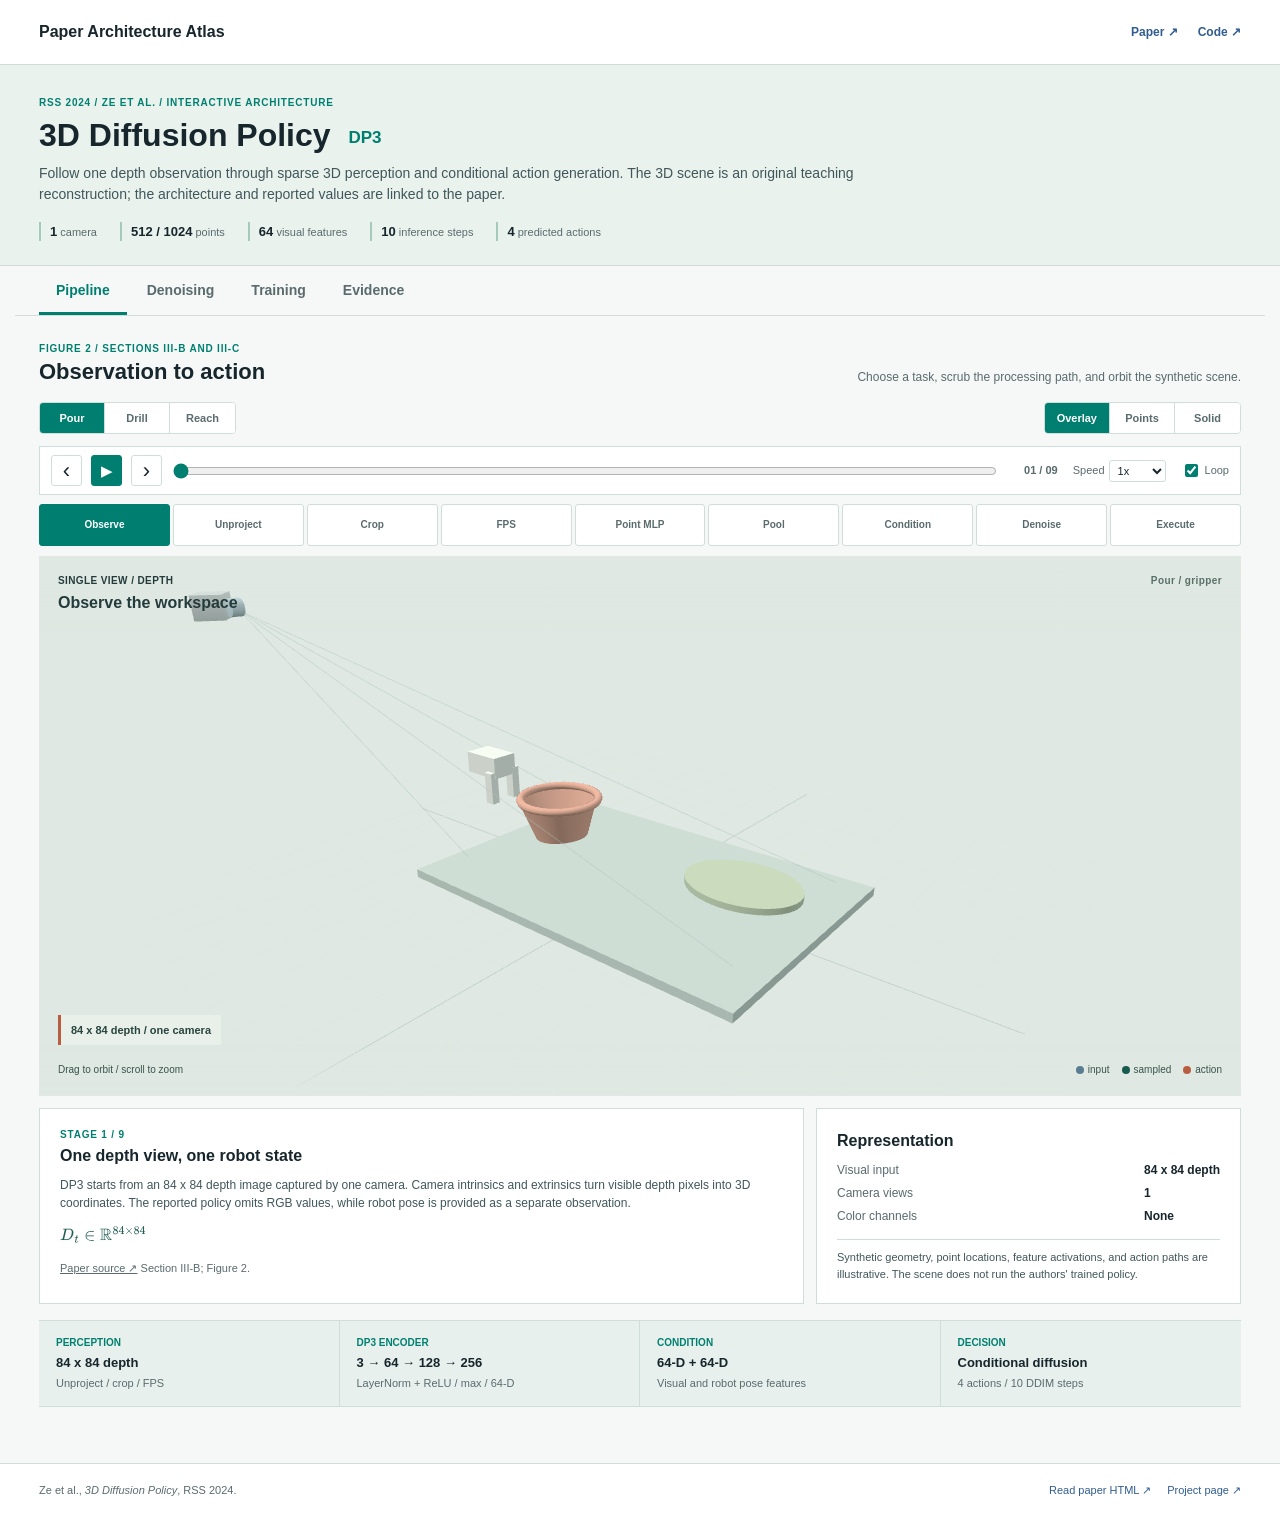
<file: papers/dp3/index.html>
<!doctype html>
<html lang="en">
<head>
  <meta charset="utf-8">
  <meta name="viewport" content="width=device-width,initial-scale=1">
  <meta name="description" content="An interactive 3D, source-grounded architecture explorer for 3D Diffusion Policy (DP3).">
  <title>3D Diffusion Policy | Paper Architecture Atlas</title>
  <link rel="icon" href="../../favicon.svg" type="image/svg+xml">
  <link rel="stylesheet" href="styles.css">
  <script>window.MathJax={tex:{inlineMath:[['\\(','\\)']],displayMath:[['\\[','\\]']]},svg:{fontCache:'local'}};</script>
  <script src="vendor/three.min.js" defer></script>
  <script src="vendor/mathjax-tex-svg.min.js" defer></script>
  <script src="scene.js" defer></script>
  <script src="app.js" defer></script>
  <script src="training.js" defer></script>
</head>
<body>
  <header class="site-header">
    <div class="header-inner">
      <a class="brand" href="../../">Paper Architecture Atlas</a>
      <div class="header-links"><a href="https://arxiv.org/abs/2403.03954" target="_blank" rel="noopener noreferrer">Paper ↗</a><a href="https://github.com/YanjieZe/3D-Diffusion-Policy" target="_blank" rel="noopener noreferrer">Code ↗</a></div>
    </div>
  </header>
  <main>
    <section class="intro">
      <div class="intro-inner">
        <div class="eyebrow">RSS 2024 / Ze et al. / Interactive architecture</div>
        <h1>3D Diffusion Policy <span>DP3</span></h1>
        <p>Follow one depth observation through sparse 3D perception and conditional action generation. The 3D scene is an original teaching reconstruction; the architecture and reported values are linked to the paper.</p>
        <div class="facts"><span><b>1</b> camera</span><span><b>512 / 1024</b> points</span><span><b>64</b> visual features</span><span><b>10</b> inference steps</span><span><b>4</b> predicted actions</span></div>
      </div>
    </section>
    <div class="tab-wrap"><nav class="tabs" role="tablist" aria-label="DP3 explorer views"><button class="tab" id="tab-pipeline" role="tab" aria-controls="pipeline" aria-selected="true">Pipeline</button><button class="tab" id="tab-denoising" role="tab" aria-controls="denoising" aria-selected="false">Denoising</button><button class="tab" id="tab-training" role="tab" aria-controls="training" aria-selected="false">Training</button><button class="tab" id="tab-evidence" role="tab" aria-controls="evidence" aria-selected="false">Evidence</button></nav></div>

    <section class="view" id="pipeline" role="tabpanel" aria-labelledby="tab-pipeline">
      <div class="workspace-head"><div><div class="eyebrow">Figure 2 / Sections III-B and III-C</div><h2>Observation to action</h2></div><p>Choose a task, scrub the processing path, and orbit the synthetic scene.</p></div>
      <div class="control-strip">
        <div class="segmented" role="group" aria-label="Illustrative task"><button type="button" data-task="pour" aria-pressed="true">Pour</button><button type="button" data-task="drill" aria-pressed="false">Drill</button><button type="button" data-task="reach" aria-pressed="false">Reach</button></div>
        <div class="segmented" role="group" aria-label="Scene rendering"><button type="button" data-display="overlay" aria-pressed="true">Overlay</button><button type="button" data-display="points" aria-pressed="false">Points</button><button type="button" data-display="solid" aria-pressed="false">Solid</button></div>
      </div>
      <div class="transport"><button type="button" id="prev" class="icon-btn" aria-label="Previous stage" title="Previous stage">&#8249;</button><button type="button" id="play" class="icon-btn play" aria-label="Play stages" title="Play stages">&#9654;</button><button type="button" id="next" class="icon-btn" aria-label="Next stage" title="Next stage">&#8250;</button><input id="stage-range" type="range" min="0" max="8" value="0" aria-label="Pipeline stage"><span id="stage-counter">01 / 09</span><label class="speed-label">Speed <select id="stage-speed" aria-label="Pipeline playback speed"><option value="3200">0.75x</option><option value="2400" selected>1x</option><option value="1700">1.5x</option></select></label><label><input type="checkbox" id="loop" checked>Loop</label></div>
      <div id="stage-list" class="stage-list" aria-label="Pipeline stages"></div>
      <div class="scene-shell" id="scene-shell"><div class="scene-top"><div><span id="scene-kicker">SINGLE VIEW / DEPTH</span><strong id="scene-title">Observe the workspace</strong></div><span id="scene-task">Pour / gripper</span></div><div id="scene" class="scene" aria-label="Interactive 3D teaching reconstruction of DP3 perception and action"></div><div id="scene-metric" class="scene-metric" aria-live="off"></div><div class="scene-bottom"><span>Drag to orbit / scroll to zoom</span><span><i class="legend-dot input"></i>input <i class="legend-dot kept"></i>sampled <i class="legend-dot path"></i>action</span></div><div id="scene-error" class="scene-error" hidden>3D rendering is unavailable in this browser. The architecture notes below remain available.</div></div>
      <div class="detail-row"><article class="stage-detail" id="stage-detail" aria-live="polite"></article><aside class="readout"><h3>Representation</h3><div id="representation"></div><p class="illustrative">Synthetic geometry, point locations, feature activations, and action paths are illustrative. The scene does not run the authors' trained policy.</p></aside></div>
      <div class="architecture-band"><div><small>Perception</small><strong>84 x 84 depth</strong><span>Unproject / crop / FPS</span></div><div><small>DP3 Encoder</small><strong>3 &rarr; 64 &rarr; 128 &rarr; 256</strong><span>LayerNorm + ReLU / max / 64-D</span></div><div><small>Condition</small><strong>64-D + 64-D</strong><span>Visual and robot pose features</span></div><div><small>Decision</small><strong>Conditional diffusion</strong><span>4 actions / 10 DDIM steps</span></div></div>
    </section>

    <section class="view" id="denoising" role="tabpanel" aria-labelledby="tab-denoising" hidden>
      <div class="workspace-head"><div><div class="eyebrow">Section III-C / Equations (1) and (2)</div><h2>From Gaussian noise to an action chunk</h2></div><p>Scrub ten illustrative denoising states. This is a visual analogy, not a replay of learned DDIM samples.</p></div>
      <div class="denoise-grid"><div class="denoise-visual"><div class="denoise-head"><b>Action coordinates across four prediction slots</b><span id="noise-level">Step 0 / 10</span></div><svg id="denoise-svg" viewBox="0 0 820 360" role="img" aria-label="Illustrative action trajectories converging from random noise toward a coherent four-action sequence"></svg><div class="denoise-controls"><button type="button" class="icon-btn play" id="denoise-play" aria-label="Play denoising" title="Play denoising">&#9654;</button><input id="denoise-range" type="range" min="0" max="10" value="0" aria-label="Denoising progress"><span>Gaussian start</span><span>Coherent sequence</span></div></div><aside class="denoise-side"><h3>Conditions stay fixed</h3><div class="condition"><span>Visual feature</span><b>v &in; R<sup>64</sup></b><small>Point encoder output</small></div><div class="condition"><span>Robot pose feature</span><b>g(q) &in; R<sup>64</sup></b><small>Two-layer pose MLP</small></div><div class="condition"><span>Concatenated input</span><b>[v; g(q)] &in; R<sup>128</sup></b><small>Per observation; two observed timesteps</small></div><p>Prediction horizon <b>H = 4</b>; observed timesteps <b>N<sub>obs</sub> = 2</b>; executed actions <b>N<sub>act</sub> = 3</b>. The next observation starts another short control cycle.</p></aside></div>
      <div class="equation-grid"><section><div class="eyebrow">Paper equation (1)</div><h3>Conceptual reverse process</h3><div class="math">\[a^{k-1}=\alpha_k\left(a^k-\gamma_k\epsilon_\theta(a^k,k,v,q)\right)+\sigma_k\mathcal N(0,I)\]</div><p><b>a<sup>k</sup></b> is a noisy action sequence; <b>v</b> is the 3D feature; <b>q</b> is the robot pose; the schedule determines the coefficients and noise term.</p></section><section><div class="eyebrow">Implementation note</div><h3>What the reported model predicts</h3><p>Equations (1) and (2) explain the method with <b>noise prediction</b>. Section III-C states that the experiments use <b>sample prediction</b> with DDIM because it works better for high-dimensional actions. The illustration shows convergence only; it does not equate these parameterizations or compute DDIM updates.</p><p class="source">Source: Section III-C; Table VII and Figure 7.</p></section></div>
    </section>

    <section class="view" id="training" role="tabpanel" aria-labelledby="tab-training" hidden>
      <div class="workspace-head"><div><div class="eyebrow">Figure 2 / Section III-C / Appendix A</div><h2>Jointly train perception and decision</h2></div><p>Expert observation-action windows supervise the point encoder, pose encoder, and action backbone end to end.</p></div>
      <div class="transport train-transport"><button type="button" id="train-prev" class="icon-btn" aria-label="Previous training stage" title="Previous stage">&#8249;</button><button type="button" id="train-play" class="icon-btn play" aria-label="Play training stages" title="Play training stages">&#9654;</button><button type="button" id="train-next" class="icon-btn" aria-label="Next training stage" title="Next stage">&#8250;</button><input id="train-range" type="range" min="0" max="6" value="0" aria-label="Training architecture stage"><span id="train-counter">01 / 07</span><label><input type="checkbox" id="train-loop" checked>Loop</label></div>
      <div class="training-diagram" id="training-diagram"><div class="diagram-head"><strong>DP3 training architecture</strong><span>Source: Figure 2 / Appendix A</span></div><div class="diagram-scroll"><svg id="training-svg" viewBox="0 0 1220 620" role="img" aria-label="Interactive DP3 training architecture with separate point-cloud and robot-pose branches, forward diffusion, conditional prediction, and loss"></svg></div><div id="training-mobile" class="training-mobile"></div></div>
      <div class="training-stage" id="training-stage" aria-live="polite"></div>
      <div class="training-content"><article><h3>DP3 Encoder, exactly as listed in Appendix A</h3><table><thead><tr><th>Operation</th><th>Input</th><th>Output</th></tr></thead><tbody><tr><td>Linear + LayerNorm + ReLU</td><td>xyz (3)</td><td>64 per point</td></tr><tr><td>Linear + LayerNorm + ReLU</td><td>64</td><td>128 per point</td></tr><tr><td>Linear + LayerNorm + ReLU</td><td>128</td><td>256 per point</td></tr><tr><td>Max over sampled points</td><td>N x 256</td><td>256</td></tr><tr><td>Linear + LayerNorm</td><td>256</td><td>64 visual features</td></tr><tr><td>Pose MLP: Linear + ReLU + Linear</td><td>DimRobo</td><td>64 pose features</td></tr></tbody></table><p class="source">N is 512 or 1024, depending on task. No RGB channels are used in the reported DP3 setting. Source: Section III-B and Appendix A.</p></article><article><h3>Diffusion training objective</h3><div class="math">\[\mathcal L=\operatorname{MSE}\!\left(\epsilon^k,\epsilon_\theta(\bar\alpha_k a^0+\bar\beta_k\epsilon^k,k,v,q)\right)\]</div><p>This is the paper's Eq. (2), written in its noise-prediction notation. The reported implementation switches to <b>sample prediction</b>; the target there is the clean action sample. The paper does not give a separate sample-prediction equation.</p><p>Training: <b>1,000 epochs</b> for MetaWorld; <b>3,000 epochs</b> for other simulation and real tasks; <b>batch size 128</b>. Inputs and actions are independently scaled per dimension to [-1, 1].</p><p class="source">Sources: Section III-C; Appendix A; Table VII.</p></article></div>
      <div class="note-band"><b>Scope of the reconstruction</b><p>The policy backbone is the convolutional Diffusion Policy architecture cited by DP3. This page shows its role and reported input/output contract; it does not claim a layer-by-layer UNet specification from this paper. The separate Simple DP3 variant removes redundant UNet components (Appendix D).</p></div>
    </section>

    <section class="view" id="evidence" role="tabpanel" aria-labelledby="tab-evidence" hidden>
      <div class="workspace-head"><div><div class="eyebrow">Tables I, III, IV, VIII, XVI</div><h2>What the paper reports</h2></div><p>These are reported measurements, not outputs from the interactive reconstruction.</p></div>
      <div class="result-strip"><div><b>72</b><span>simulation tasks / 7 domains</span></div><div><b>74.4%</b><span>DP3 mean simulation score</span></div><div><b>59.8%</b><span>image Diffusion Policy</span></div><div><b>85%</b><span>DP3 real-world mean success</span></div></div>
      <div class="evidence-grid"><section><h3>Representations, six-task ablation</h3><table><thead><tr><th>Input</th><th>Mean success</th></tr></thead><tbody><tr><td>Point cloud / DP3</td><td><b>78.3%</b></td></tr><tr><td>Oracle state</td><td>76.8%</td></tr><tr><td>Image</td><td>40.7%</td></tr><tr><td>RGB-D</td><td>34.7%</td></tr><tr><td>Voxel</td><td>32.3%</td></tr><tr><td>Depth image</td><td>32.0%</td></tr></tbody></table><p class="source">Table IV. Same six tasks; these values do not describe all 72 tasks.</p></section><section><h3>Real robot success, 10 trials each</h3><table><thead><tr><th>Task</th><th>DP3</th><th>Image DP</th><th>Depth DP</th></tr></thead><tbody><tr><td>Roll-Up</td><td>90%</td><td>0%</td><td>40%</td></tr><tr><td>Dumpling</td><td>70%</td><td>30%</td><td>20%</td></tr><tr><td>Drill</td><td>80%</td><td>70%</td><td>10%</td></tr><tr><td>Pour</td><td>100%</td><td>40%</td><td>10%</td></tr></tbody></table><p class="source">Table VIII. Forty human demonstrations per real task; task descriptions in Table III.</p></section></div>
      <div class="evidence-grid"><section><h3>Efficiency</h3><p>DP3 reports <b>12.7 FPS</b> and <b>74.4%</b> mean success on the ten-task comparison. Simple DP3 reports <b>25.3 FPS</b> and <b>70.2%</b>. The speed comparison is tied to the paper's setup; it is not a universal hardware benchmark.</p><p class="source">Appendix D, Table XVI.</p></section><section><h3>Boundaries</h3><p>Point clouds do not make the policy explicitly SE(3)-equivariant. The paper demonstrates empirical generalization across space, view, appearance, and object instances. The single-view design can still be limited by occlusion or unavailable depth.</p><p class="source">Sections III-B and V-C; project page generalization examples.</p></section></div>
    </section>
  </main>
  <footer><div><span>Ze et al., <i>3D Diffusion Policy</i>, RSS 2024.</span><span><a href="https://arxiv.org/html/2403.03954v7" target="_blank" rel="noopener noreferrer">Read paper HTML ↗</a> <a href="https://3d-diffusion-policy.github.io/" target="_blank" rel="noopener noreferrer">Project page ↗</a></span></div></footer>
</body>
</html>
</file>
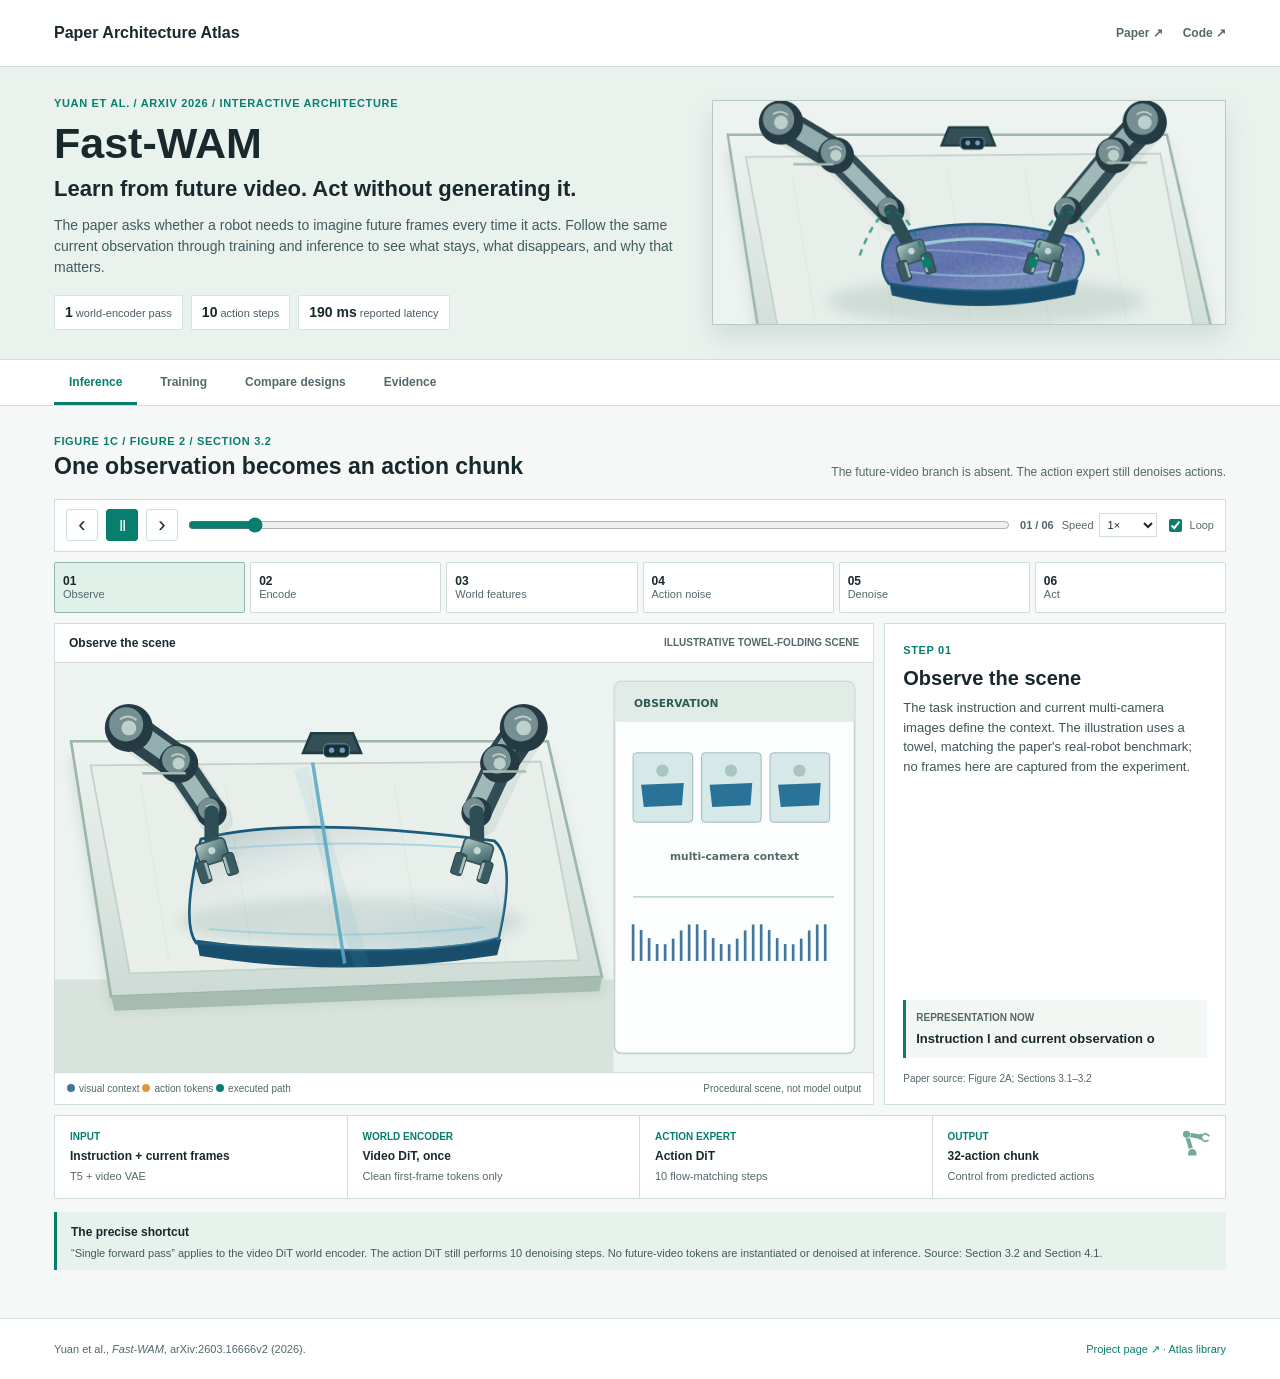
<file: papers/fast-wam/index.html>
<!doctype html>
<html lang="en">
<head>
  <meta charset="utf-8">
  <meta name="viewport" content="width=device-width, initial-scale=1">
  <meta name="description" content="An interactive, source-grounded explanation of Fast-WAM's training, inference, attention masks, and results.">
  <title>Fast-WAM | Paper Architecture Atlas</title>
  <link rel="icon" href="../../favicon.svg" type="image/svg+xml">
  <link rel="stylesheet" href="styles.css">
  <script src="app.js" defer></script>
</head>
<body>
  <header class="site-header"><div class="header-inner">
    <a class="brand" href="../../">Paper Architecture Atlas</a>
    <div class="header-links"><a href="https://arxiv.org/abs/2603.16666" target="_blank" rel="noopener noreferrer">Paper ↗</a><a href="https://github.com/yuantianyuan01/FastWAM" target="_blank" rel="noopener noreferrer">Code ↗</a></div>
  </div></header>
  <main>
    <section class="intro"><div class="inner intro-grid"><div>
      <div class="eyebrow">Yuan et al. / arXiv 2026 / interactive architecture</div>
      <h1>Fast-WAM</h1>
      <p class="deck">Learn from future video. Act without generating it.</p>
      <p class="intro-copy">The paper asks whether a robot needs to imagine future frames every time it acts. Follow the same current observation through training and inference to see what stays, what disappears, and why that matters.</p>
      <div class="facts"><span><b>1</b> world-encoder pass</span><span><b>10</b> action steps</span><span><b>190 ms</b> reported latency</span></div>
    </div><div class="intro-art" aria-hidden="true"><img src="../../assets/fast-wam-scene.png?v=2" alt=""></div></div></section>
    <div class="tab-wrap"><nav class="tabs inner" role="tablist" aria-label="Fast-WAM views"><button type="button" role="tab" id="tab-inference" aria-controls="inference" aria-selected="true">Inference</button><button type="button" role="tab" id="tab-training" aria-controls="training" aria-selected="false">Training</button><button type="button" role="tab" id="tab-comparison" aria-controls="comparison" aria-selected="false">Compare designs</button><button type="button" role="tab" id="tab-evidence" aria-controls="evidence" aria-selected="false">Evidence</button></nav></div>

    <section class="view inner" id="inference" role="tabpanel" aria-labelledby="tab-inference">
      <div class="view-head"><div><div class="eyebrow">Figure 1C / Figure 2 / Section 3.2</div><h2>One observation becomes an action chunk</h2></div><p>The future-video branch is absent. The action expert still denoises actions.</p></div>
      <div class="transport"><button class="icon-btn" type="button" id="infer-prev" aria-label="Previous stage" title="Previous stage">‹</button><button class="icon-btn primary" type="button" id="infer-play" aria-label="Pause playback" title="Play or pause">Ⅱ</button><button class="icon-btn" type="button" id="infer-next" aria-label="Next stage" title="Next stage">›</button><input type="range" id="infer-range" min="0" max="599" value="0" aria-label="Scrub inference sequence"><span id="infer-count" class="counter">01 / 06</span><label>Speed <select id="infer-speed" aria-label="Playback speed"><option value="0.65">0.65×</option><option value="1" selected>1×</option><option value="1.5">1.5×</option></select></label><label class="check"><input type="checkbox" id="infer-loop" checked> Loop</label></div>
      <div class="step-list" id="infer-steps" aria-label="Inference stages"></div>
      <div class="scene-layout"><div class="scene-panel"><div class="panel-top"><strong id="scene-heading">Current observation</strong><span>ILLUSTRATIVE TOWEL-FOLDING SCENE</span></div><svg id="scene" viewBox="0 0 920 460" role="img" aria-label="Animated teaching reconstruction showing an observation, latent world features, action denoising, and robot motion"></svg><div class="scene-foot"><span><i class="dot blue"></i>visual context <i class="dot amber"></i>action tokens <i class="dot green"></i>executed path</span><span>Procedural scene, not model output</span></div></div><aside class="stage-info"><span id="stage-number" class="eyebrow">Step 01</span><h3 id="stage-title">Observe the scene</h3><p id="stage-copy"></p><div class="stage-repr"><small>Representation now</small><strong id="stage-repr"></strong></div><div class="stage-source" id="stage-source"></div></aside></div>
      <div class="flow-strip" aria-label="Inference architecture"><div><small>Input</small><b>Instruction + current frames</b><span>T5 + video VAE</span></div><div><small>World encoder</small><b>Video DiT, once</b><span>Clean first-frame tokens only</span></div><div><small>Action expert</small><b>Action DiT</b><span>10 flow-matching steps</span></div><div><img class="flow-icon" src="robot-arm-icon.svg" alt=""><small>Output</small><b>32-action chunk</b><span>Control from predicted actions</span></div></div>
      <div class="note-band"><strong>The precise shortcut</strong><p>“Single forward pass” applies to the video DiT world encoder. The action DiT still performs 10 denoising steps. No future-video tokens are instantiated or denoised at inference. Source: Section 3.2 and Section 4.1.</p></div>
    </section>

    <section class="view inner" id="training" role="tabpanel" aria-labelledby="tab-training" hidden>
      <div class="view-head"><div><div class="eyebrow">Figure 2 / Equations 5–9 / Section 3.2</div><h2>The future is a teacher during training</h2></div><p>Future frames supervise the video branch; ground-truth actions supervise the action branch.</p></div>
      <div class="transport"><button class="icon-btn" type="button" id="train-prev" aria-label="Previous training stage" title="Previous stage">‹</button><button class="icon-btn primary" type="button" id="train-play" aria-label="Pause training playback" title="Play or pause">Ⅱ</button><button class="icon-btn" type="button" id="train-next" aria-label="Next training stage" title="Next stage">›</button><input type="range" id="train-range" min="0" max="699" value="0" aria-label="Scrub training sequence"><span id="train-count" class="counter">01 / 07</span><label>Speed <select id="train-speed" aria-label="Training playback speed"><option value="0.65">0.65×</option><option value="1" selected>1×</option><option value="1.5">1.5×</option></select></label><label class="check"><input type="checkbox" id="train-loop" checked> Loop</label></div>
      <div class="step-list" id="train-steps" aria-label="Training stages"></div>
      <div class="training-board"><div class="panel-top"><strong>Two supervised paths, one visual anchor</strong><span id="train-state">INPUTS</span></div><svg id="training-svg" viewBox="0 0 1180 565" role="img" aria-label="Animated training architecture with separate future video and action lanes, two DiTs, losses, and gradients"></svg><div class="training-mobile" id="training-mobile"></div></div>
      <div class="training-detail"><div class="panel-top"><strong>Inside this stage</strong><span>ILLUSTRATIVE TEACHING ANIMATION</span></div><svg id="training-detail-svg" viewBox="0 0 1180 350" role="img" aria-label="Animated explanation of future video, video DiT, action DiT, noise, losses, and model updates"></svg><svg id="training-mobile-svg" viewBox="0 0 360 230" role="img" aria-label="Compact animated training explanation for mobile screens"></svg></div>
      <div class="training-explain"><article><div class="eyebrow" id="train-kicker">Stage 01</div><h3 id="train-title"></h3><p id="train-copy"></p></article><article class="formula"><div class="eyebrow">Paper equations 5–9</div><h3>Flow matching on two targets</h3><div class="math">y<sub>t</sub> = (1 − t)y + tε</div><div class="math">L<sub>FM</sub>(y) = E[ ‖f<sub>θ</sub>(y<sub>t</sub>, t, o, l) − (ε − y)‖²<sub>2</sub> ]</div><div class="math total">L = L<sub>act</sub> + λL<sub>vid</sub></div><p>Here <b>y</b> is either an action chunk or future-video latents; <b>ε</b> is Gaussian noise; <b>t</b> sets interpolation; <b>λ</b> weights video supervision. The paper does not specify a numeric λ here.</p></article></div>
      <div class="mask-section"><div class="view-head compact"><div><div class="eyebrow">Figure 2B</div><h3>Who can attend to whom?</h3></div><div class="segmented" id="mask-mode"><button type="button" data-mode="training" aria-pressed="true">Training mask</button><button type="button" data-mode="inference" aria-pressed="false">Inference mask</button></div></div><div class="mask-layout"><div class="mask-wrap"><div class="mask-axis">Keys →</div><div class="mask-grid" id="mask-grid" aria-label="Attention mask; select a query row"></div><div class="mask-key"><span><i class="dot blue"></i>video can read</span><span><i class="dot amber"></i>action can read</span><span><i class="dot empty"></i>blocked</span></div></div><div class="mask-copy"><small>SELECTED QUERY</small><h4 id="mask-title"></h4><p id="mask-description"></p><div class="mask-rule">Rows are queries; columns are keys. Color means visibility, not learned attention strength.</div></div></div></div>
    </section>

    <section class="view inner" id="comparison" role="tabpanel" aria-labelledby="tab-comparison" hidden>
      <div class="view-head"><div><div class="eyebrow">Figure 1 / Section 3.3</div><h2>Three ways to make an action</h2></div><p>Change the design to see which tokens must be generated before the robot can act.</p></div>
      <div class="segmented designs" id="designs"><button type="button" data-design="fast" aria-pressed="true">Fast-WAM</button><button type="button" data-design="joint" aria-pressed="false">Joint</button><button type="button" data-design="idm" aria-pressed="false">Video → action</button></div>
      <div class="compare-board"><div class="compare-top"><div><strong id="design-title">Fast-WAM</strong><span id="design-subtitle">Future video trains the model, then leaves the inference path.</span></div><button class="icon-btn primary" type="button" id="compare-play" aria-label="Pause comparison animation" title="Play or pause">Ⅱ</button></div><svg id="compare-svg" viewBox="0 0 1000 450" role="img" aria-label="Animated comparison of Fast-WAM, joint video/action prediction, and video-then-action prediction"></svg><div class="compare-controls"><input type="range" id="compare-range" min="0" max="100" value="0" aria-label="Scrub comparison animation"><span id="compare-label">Current context</span><label class="check"><input type="checkbox" id="compare-loop" checked> Loop</label></div></div>
      <div class="compare-explain"><div><small>INFERENCE DEPENDENCY</small><p id="design-explain"></p></div><div><small>WHAT THE CONTROL COMPARISON TESTS</small><p>Fast-WAM-Joint and Fast-WAM-IDM retain explicit future imagination. The no-video-co-training ablation keeps Fast-WAM inference but removes the video objective. Source: Section 3.3.</p></div></div>
      <div class="equation-band"><div><small>Imagine, then act / Eq. 2</small><div>p(a | o, l) = ∫ p(v | o, l) p(a | o, l, v) dv</div></div><div><small>Fast-WAM / Eqs. 3–4</small><div>p<sub>θ</sub>(a | o, l) = p<sub>θ</sub>(a | z(o, l))</div></div><p><b>o</b>: observation · <b>l</b>: instruction · <b>v</b>: imagined future visual observations · <b>a</b>: action chunk · <b>z</b>: single-pass latent world representation. The diagram uses illustrative tokens and timing, not captured activations.</p></div>
    </section>

    <section class="view inner" id="evidence" role="tabpanel" aria-labelledby="tab-evidence" hidden>
      <div class="view-head"><div><div class="eyebrow">Tables 1–2 / Figure 4</div><h2>What did the controlled variants show?</h2></div><p>These are the paper's reported measurements. Hover or focus on a row for exact values.</p></div>
      <div class="segmented" id="benchmark"><button type="button" data-benchmark="robotwin" aria-pressed="true">RoboTwin</button><button type="button" data-benchmark="libero" aria-pressed="false">LIBERO</button><button type="button" data-benchmark="real" aria-pressed="false">Real robot</button></div>
      <div class="evidence-board"><div class="evidence-heading"><h3 id="evidence-title">RoboTwin 2.0 average success</h3><span id="evidence-source">Table 1</span></div><div id="result-chart" class="result-chart"></div><p id="result-note" class="chart-note"></p></div>
      <div class="evidence-grid"><article><div class="eyebrow">Figure 4 / single RTX 5090D V2</div><h3>Inference latency on towel folding</h3><div class="latency"><div><span>Fast-WAM</span><i style="--bar:23.5%;--color:#16846e"></i><b>190 ms</b></div><div><span>Joint</span><i style="--bar:71.6%;--color:#da7a38"></i><b>580 ms</b></div><div><span>IDM</span><i style="--bar:100%;--color:#b95033"></i><b>810 ms</b></div></div><p>Fast-WAM uses one video-backbone pass plus action denoising. The two explicit-imagination variants spend more time generating future video.</p></article><article><div class="eyebrow">Read the limits</div><h3>What this supports</h3><p>On these tasks and this shared setup, video co-training contributes more to success than explicit future generation at inference. It does not establish that imagination is unnecessary for every task or model scale.</p><p>The paper's real-world no-video-co-training ablation reaches <b>10% success</b>; the interactive scenes here are visual explanations, not reproductions of measured robot trajectories.</p><p class="source">Sources: Section 4.3, Tables 1–2, Figure 4. The linked code repository may contain later implementation updates; values on this page refer to the supplied v2 manuscript.</p></article></div>
    </section>
  </main>
  <footer><div class="inner footer-inner"><span>Yuan et al., <i>Fast-WAM</i>, arXiv:2603.16666v2 (2026).</span><span><a href="https://yuantianyuan01.github.io/FastWAM/" target="_blank" rel="noopener noreferrer">Project page ↗</a> · <a href="../../">Atlas library</a></span></div></footer>
</body>
</html>
</file>
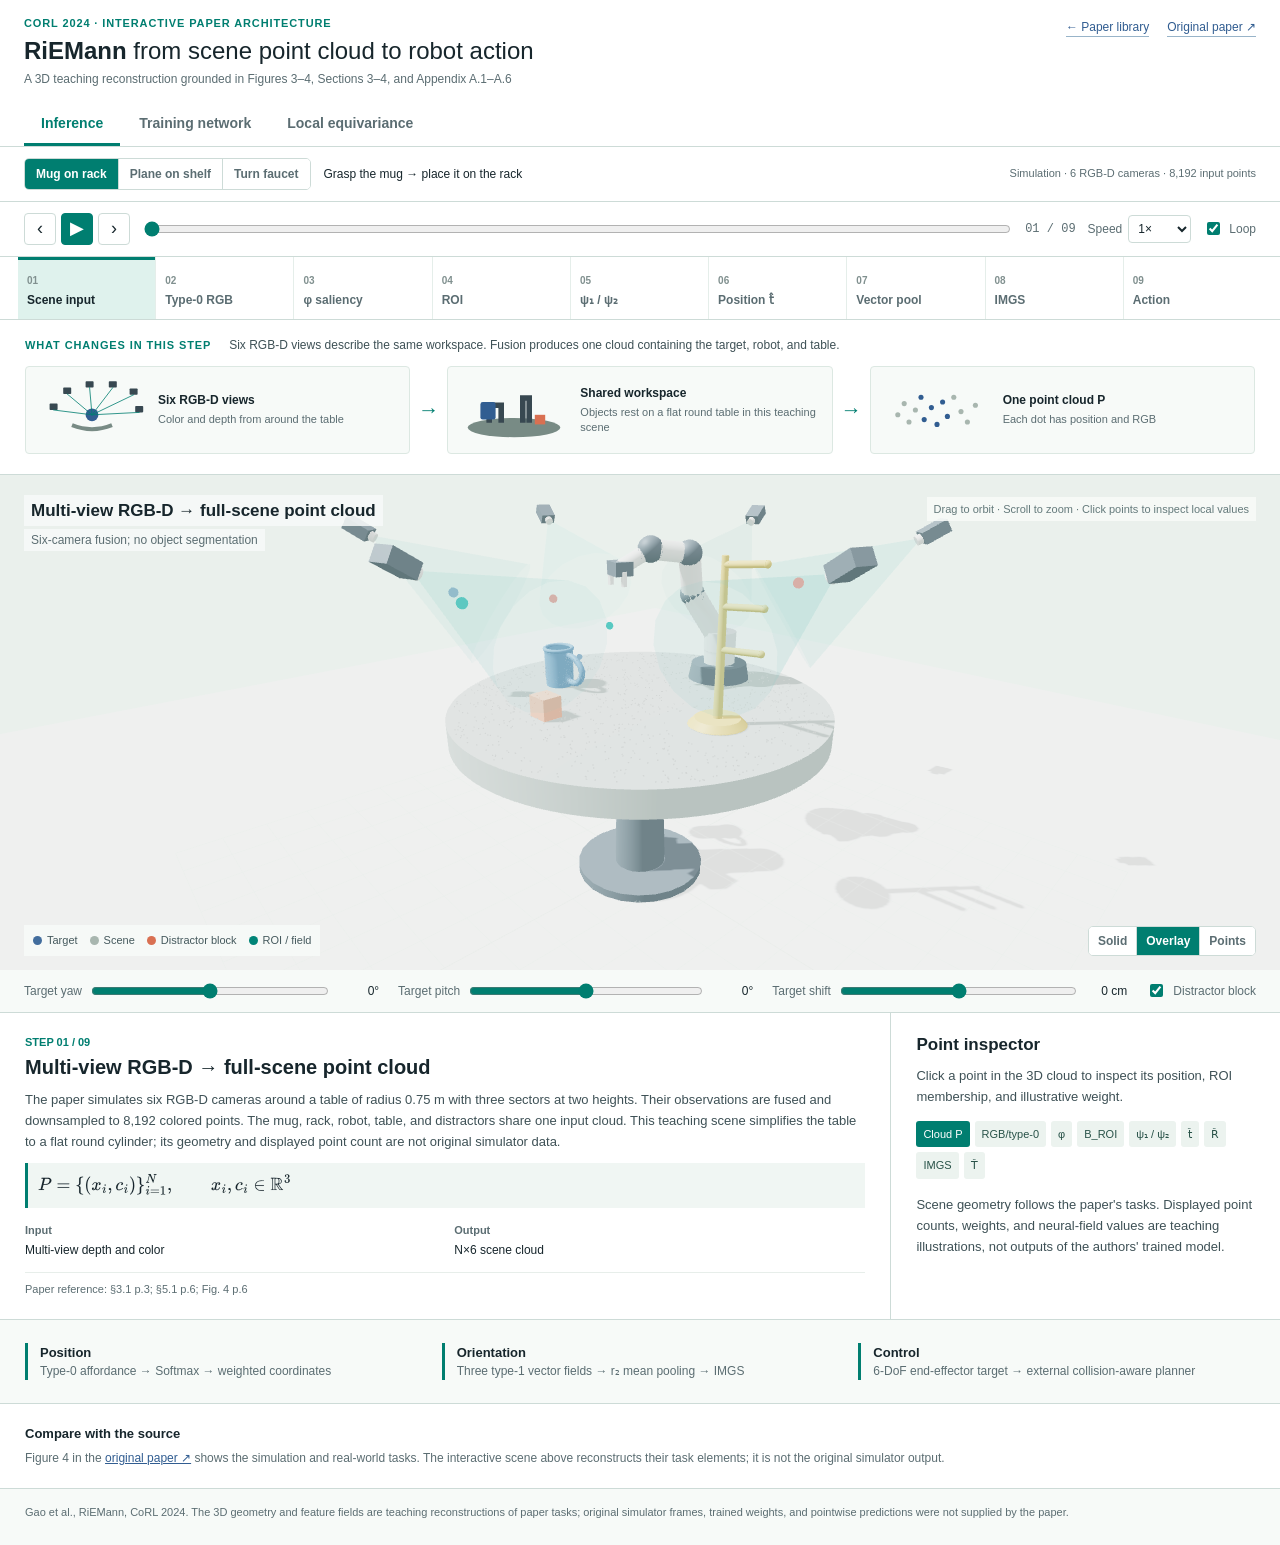
<file: papers/riemann/index.html>
<!doctype html>
<html lang="en">
<head>
  <meta charset="utf-8">
  <meta name="viewport" content="width=device-width,initial-scale=1">
  <title>RiEMann | 3D Architecture and Training Explorer</title>
  <link rel="icon" href="../../favicon.svg" type="image/svg+xml">
  <link rel="stylesheet" href="styles.css?v=motion-20261008">
  <script>
    window.MathJax = {
      tex: {inlineMath: [['\\(', '\\)']], displayMath: [['\\[', '\\]']]},
      svg: {fontCache: 'local'},
      startup: {typeset: false}
    };
  </script>
  <script src="vendor/three.min.js" defer></script>
  <script src="vendor/mathjax-tex-svg.min.js" defer></script>
  <script src="../../shared/riemann-scene3d.js?v=experiment-20261009" defer></script>
  <script src="app.js?v=motion-20261008" defer></script>
</head>
<body>
<div class="shell">
  <header class="top">
    <div class="topline">
      <div>
        <div class="eyebrow">CoRL 2024 · Interactive paper architecture</div>
        <h1>RiEMann <span>from scene point cloud to robot action</span></h1>
        <p class="subtitle">A 3D teaching reconstruction grounded in Figures 3–4, Sections 3–4, and Appendix A.1–A.6</p>
      </div>
      <div class="header-links"><a class="source-link" href="../../">← Paper library</a><a class="source-link" id="paperLink" target="_blank" rel="noopener noreferrer">Original paper ↗</a></div>
    </div>
    <nav class="tabs" role="tablist" aria-label="Explorer views">
      <button class="tab" type="button" role="tab" aria-selected="true" aria-controls="inference" id="tab-inference">Inference</button>
      <button class="tab" type="button" role="tab" aria-selected="false" aria-controls="training" id="tab-training">Training network</button>
      <button class="tab" type="button" role="tab" aria-selected="false" aria-controls="equivariance" id="tab-equivariance">Local equivariance</button>
    </nav>
  </header>
  <main>
    <section class="view" id="inference" role="tabpanel" aria-labelledby="tab-inference">
      <div class="toolbar">
        <div class="segmented" role="group" aria-label="Paper experiment task">
          <button type="button" data-task="mug" aria-pressed="true">Mug on rack</button>
          <button type="button" data-task="plane" aria-pressed="false">Plane on shelf</button>
          <button type="button" data-task="faucet" aria-pressed="false">Turn faucet</button>
        </div>
        <span class="toolbar-note" id="taskCaption">Grasp the mug → place it on the rack</span>
        <span class="paper-chip">Simulation · 6 RGB-D cameras · 8,192 input points</span>
      </div>
      <div class="transport-bar">
        <div class="transport"><button class="iconbtn" id="back" aria-label="Previous step" title="Previous step">‹</button><button class="iconbtn primary" id="play" aria-label="Play" title="Play">▶</button><button class="iconbtn" id="forward" aria-label="Next step" title="Next step">›</button></div>
        <input id="scrub" type="range" min="0" max="8" step="1" value="0" aria-label="Inference progress">
        <span class="counter" id="counter">01 / 09</span>
        <label class="control-label">Speed <select id="speed" aria-label="Playback speed"><option value="3200">0.75×</option><option value="2400" selected>1×</option><option value="1700">1.5×</option></select></label>
        <label class="control-label"><input id="loop" type="checkbox" checked>Loop</label>
      </div>
      <div class="workflow" id="workflow" aria-label="Inference stages"></div>
      <section class="stage-visual" id="stageVisual" aria-live="polite" hidden></section>
      <div class="world" id="scene3d">
        <div class="world-top"><strong id="worldTitle">Multi-view scene capture</strong><span id="worldSub">Cameras and the full RGB point cloud</span></div>
        <div class="world-hint">Drag to orbit · Scroll to zoom · Click points to inspect local values</div>
        <div class="world-bottom">
          <div class="legend"><span><i class="swatch target"></i>Target</span><span><i class="swatch scene"></i>Scene</span><span><i class="swatch distractor"></i>Distractor block</span><span><i class="swatch region"></i>ROI / field</span></div>
          <div class="segmented compact" role="group" aria-label="3D display mode">
            <button type="button" data-mode="solid" aria-pressed="false">Solid</button>
            <button type="button" data-mode="both" aria-pressed="true">Overlay</button>
            <button type="button" data-mode="points" aria-pressed="false">Points</button>
          </div>
        </div>
        <div id="sceneError" class="scene-error" hidden>The 3D scene could not start. Check WebGL support in your browser.</div>
      </div>
      <div class="action-bar" id="actionBar" hidden>
        <button type="button" class="iconbtn primary" id="actionPlay" aria-label="Play task action" title="Play task action">▶</button>
        <input id="actionScrub" type="range" min="0" max="100" value="0" aria-label="Task action progress">
        <span id="actionCaption">Approach target</span>
        <small>Illustrative path · Not an original planner output</small>
      </div>
      <div class="manipulation">
        <label>Target yaw <input id="rotation" type="range" min="-70" max="70" value="0"><output id="rotationVal">0°</output></label>
        <label>Target pitch <input id="pitch" type="range" min="-35" max="35" value="0"><output id="pitchVal">0°</output></label>
        <label>Target shift <input id="translation" type="range" min="-20" max="20" value="0"><output id="translationVal">0 cm</output></label>
        <label class="check"><input id="distractor" type="checkbox" checked>Distractor block</label>
      </div>
      <div class="explain-grid">
        <article class="step-explain" id="detail" aria-live="polite"></article>
        <aside class="step-side">
          <h2>Point inspector</h2><p id="pointReadout" aria-live="polite">Click a point in the 3D cloud to inspect its position, ROI membership, and illustrative weight.</p>
          <div id="microFlow" class="micro-flow"></div>
          <p class="caveat">Scene geometry follows the paper's tasks. Displayed point counts, weights, and neural-field values are teaching illustrations, not outputs of the authors' trained model.</p>
        </aside>
      </div>
      <div class="facts-band">
        <div><b>Position</b><span>Type-0 affordance → Softmax → weighted coordinates</span></div>
        <div><b>Orientation</b><span>Three type-1 vector fields → r₂ mean pooling → IMGS</span></div>
        <div><b>Control</b><span>6-DoF end-effector target → external collision-aware planner</span></div>
      </div>
      <div class="source-figure"><div><b>Compare with the source</b><p>Figure 4 in the <a href="https://arxiv.org/abs/2403.19460" target="_blank" rel="noopener noreferrer">original paper ↗</a> shows the simulation and real-world tasks. The interactive scene above reconstructs their task elements; it is not the original simulator output.</p></div></div>
    </section>
    <section class="view" id="training" role="tabpanel" aria-labelledby="tab-training" hidden>
      <div class="section-intro"><div><span class="eyebrow">Algorithm 1 · Figure 3 · Table 3</span><h2>How the three SE(3)-Transformers are trained</h2></div><p>The diagram uses the reported four layers, maximum type-l, head count, channels, and neighborhood distances. Per-layer tensor widths were not specified in the paper.</p></div>
      <div class="transport-bar train-transport">
        <div class="transport"><button class="iconbtn" id="trainBack" aria-label="Previous training step" title="Previous step">‹</button><button class="iconbtn primary" id="trainPlay" aria-label="Play training" title="Play">▶</button><button class="iconbtn" id="trainForward" aria-label="Next training step" title="Next step">›</button></div>
        <input id="trainScrub" type="range" min="0" max="6" step="1" value="0" aria-label="Training progress">
        <span class="counter" id="trainCounter">01 / 07</span>
        <label class="control-label"><input id="trainLoop" type="checkbox" checked>Loop</label>
      </div>
      <div class="training-phase" id="trainingPhase"></div>
      <div class="network-area">
        <div class="network-head"><span>Demonstration P, T</span><span>φ · full scene</span><span>ψ₁ / ψ₂ · local ROI</span><span>Loss and update</span></div>
        <svg id="networkGraph" class="network-graph" viewBox="0 0 1100 480" role="img" aria-label="Interactive three-branch RiEMann network and training supervision diagram"></svg>
        <div id="networkMobile" class="network-mobile"></div>
      </div>
      <div class="explain-grid training-explain">
        <article class="step-explain" id="trainDetail" aria-live="polite"></article>
        <aside class="step-side" id="nodeDetail"><h2>Network node</h2><p>Select a network, tensor, or loss node to inspect its representation type and reported parameters.</p></aside>
      </div>
      <div class="reference-band">
        <section><h2>Network hyperparameters</h2><table class="table"><thead><tr><th>Network</th><th>Layers</th><th>Max type-l</th><th>Heads</th><th>Channels</th><th>Message radius</th></tr></thead><tbody><tr><td>φ</td><td>4</td><td>4</td><td>1</td><td>8</td><td>0.10 m</td></tr><tr><td>ψ₁</td><td>4</td><td>3</td><td>1</td><td>8</td><td>0.07 m</td></tr><tr><td>ψ₂</td><td>4</td><td>4</td><td>1</td><td>8</td><td>0.07 m</td></tr></tbody></table><small>Appendix Table 3, p.14. Maximum type-l is not the output-field type.</small></section>
        <section><h2>Reported experimental setup</h2><p>200 epochs · batch size 4 · learning rate 10⁻⁴ per network · one A40 GPU. Real-world clouds use task-specific 1 cm or 2 cm voxel downsampling and color perturbation. The paper reports no segmentation, pretraining, or pose augmentation.</p><small>Appendix A.4, pp.13–14. The optimizer, per-layer tensor widths, and exact code interfaces are not specified in the paper.</small></section>
      </div>
    </section>
    <section class="view" id="equivariance" role="tabpanel" aria-labelledby="tab-equivariance" hidden>
      <div class="section-intro"><div><span class="eyebrow">Equations (1)–(4)</span><h2>Move only the target: how should the action transform?</h2></div><p>The wireframe shows the original pose; the solid shows the transformed target. Background, rack, and robot stay fixed. This illustrates the theoretical relation, not an error test of trained weights.</p></div>
      <div class="toolbar"><div class="segmented" role="group" aria-label="Local equivariance task"><button type="button" data-task="mug" aria-pressed="true">Mug on rack</button><button type="button" data-task="plane" aria-pressed="false">Plane on shelf</button><button type="button" data-task="faucet" aria-pressed="false">Turn faucet</button></div><span class="toolbar-note">Wireframe = before · Solid = after</span></div>
      <div class="world equiv-world" id="equiv3d"><div class="world-top"><strong>Original pose → transformed pose</strong><span>Local SE(3) · 3D</span></div><div class="world-hint">Drag to orbit · Scroll to zoom</div><div id="equivError" class="scene-error" hidden>The 3D scene could not start.</div></div>
      <div class="manipulation">
        <label>Yaw Q<sub>y</sub> <input id="eqRot" type="range" min="-70" max="70" value="35"><output id="eqRotVal">35°</output></label>
        <label>Pitch Q<sub>x</sub> <input id="eqPitch" type="range" min="-35" max="35" value="15"><output id="eqPitchVal">15°</output></label>
        <label>Shift u<sub>x</sub> <input id="eqMove" type="range" min="-20" max="20" value="12"><output id="eqMoveVal">12 cm</output></label>
      </div>
      <div class="equiv-playback"><button type="button" class="iconbtn primary" id="eqPlay" aria-label="Play local transformation" title="Play local transformation">▶</button><input id="eqProgress" type="range" min="0" max="100" value="0" aria-label="Local transformation progress"><span id="eqPhase">Original pose</span><span class="equiv-key">Original → transformed → original</span></div>
      <div class="equiv-formulas">
        <section><h2>Type-0 · invariant scalars</h2><div class="math-display">\[f_0^{\,gP}(Qx+u)=f_0^{\,P}(x)\]</div><p>Color, saliency, and position weights move with the same object point as scalars; rotation does not turn them into vectors.</p></section>
        <section><h2>Position · normalized weights</h2><div class="math-display">\[\hat t'=\sum_i\alpha_i(Qx_i+u)=Q\hat t+u,\quad\sum_i\alpha_i=1\]</div><p>With invariant weights on the same target points, the weighted position rotates and translates with the object.</p></section>
        <section><h2>Type-1 · equivariant vectors</h2><div class="math-display">\[v_k'=Qv_k,\qquad \hat R_o'=Q\hat R_o\]</div><p>All three orientation axes rotate together; local pooling and orthogonalization preserve left multiplication by Q.</p></section>
      </div>
      <p class="source-note">Paper §§3.1–4.1, pp.3–5. Interactions between target neighborhoods and distractors affect the trained model's local equivariance; these equations show the ideal construction.</p>
    </section>
  </main>
  <footer class="footer">Gao et al., RiEMann, CoRL 2024. The 3D geometry and feature fields are teaching reconstructions of paper tasks; original simulator frames, trained weights, and pointwise predictions were not supplied by the paper.</footer>
</div>
</body>
</html>
</file>
<file: styles.css>
:root{--ink:#17262c;--muted:#566b70;--line:#d0dfd9;--paper:#f5f8f6;--teal:#007f70;--teal-light:#e0f2eb;--blue:#315d91}
*{box-sizing:border-box}
html{scroll-behavior:smooth}
body{margin:0;background:var(--paper);color:var(--ink);font:14px/1.55 -apple-system,BlinkMacSystemFont,"Segoe UI",sans-serif}
a{color:inherit}
button,input,select{font:inherit}
button{cursor:pointer}
button:focus-visible,input:focus-visible,select:focus-visible,a:focus-visible{outline:3px solid #7fbdaf;outline-offset:2px}
.sr-only{position:absolute;width:1px;height:1px;padding:0;margin:-1px;overflow:hidden;clip:rect(0,0,0,0);white-space:nowrap;border:0}
.site-header{background:#fff;border-bottom:1px solid var(--line)}
.header-inner,.intro-inner,.library,.about-inner,.footer-inner{max-width:1210px;margin:auto}
.header-inner{min-height:66px;padding:0 24px;display:flex;align-items:center;justify-content:space-between;gap:24px}
.brand{font-size:16px;font-weight:800;text-decoration:none;white-space:nowrap}
nav{display:flex;gap:25px;align-items:center}
nav a{text-decoration:none;color:var(--muted);font-size:12px;font-weight:700}
nav a:hover,nav a[aria-current]{color:var(--teal)}
.intro{background:#eaf2ee;border-bottom:1px solid var(--line)}
.intro-inner{padding:34px 24px 26px}
.eyebrow{color:var(--teal);font-size:11px;font-weight:800;text-transform:uppercase;letter-spacing:.08em}
h1,h2,h3,p{margin-top:0}
h1{font-size:31px;line-height:1.2;margin:7px 0 9px}
.intro p{max-width:780px;color:#354f52;margin:0;font-size:15px}
.intro-meta{display:flex;gap:20px;flex-wrap:wrap;margin-top:20px;color:var(--muted);font-size:11px;font-weight:700}
.intro-meta span{border-left:2px solid #a8cbc0;padding-left:8px}
.library{padding:30px 24px 50px}
.section-head{display:flex;justify-content:space-between;align-items:end;gap:20px}
h2{font-size:21px;margin:2px 0 0}
.search-field input{width:min(360px,42vw);height:36px;border:1px solid var(--line);border-radius:4px;padding:7px 11px;background:#fff;color:var(--ink)}
.library-tools{display:flex;justify-content:space-between;align-items:center;gap:20px;margin:17px 0 15px}
.filters{display:flex;flex-wrap:wrap;gap:5px}
.filters button{border:1px solid var(--line);background:#fff;color:var(--muted);font-size:11px;font-weight:700;padding:6px 10px;border-radius:3px}
.filters button[aria-pressed=true]{background:var(--teal);border-color:var(--teal);color:#fff}
.sort-field{display:flex;align-items:center;gap:8px;color:var(--muted);font-size:11px;white-space:nowrap}
.sort-field select{border:1px solid var(--line);background:#fff;border-radius:3px;padding:5px;color:var(--ink)}
.results{display:grid;gap:14px}
.paper{display:grid;grid-template-columns:minmax(240px,35%) minmax(0,1fr);min-height:265px;background:#fff;border:1px solid var(--line);border-radius:5px;overflow:hidden}
.paper-image{display:block;background:#e6eeea;overflow:hidden}
.paper-image img{display:block;width:100%;height:100%;min-height:265px;object-fit:cover;object-position:center}
.paper-body{padding:19px 22px 17px;display:flex;flex-direction:column;align-items:flex-start;min-width:0}
.paper-meta{color:var(--teal);font-size:11px;font-weight:800;text-transform:uppercase}
.paper-meta span{padding:0 5px}
.paper h3{font-size:18px;line-height:1.35;margin:8px 0}
.paper h3 a{text-decoration:none}
.paper h3 a:hover{text-decoration:underline}
.authors{font-size:11px;color:var(--muted);margin:0 0 10px}
.summary{font-size:13px;color:#3d5557;margin:0 0 16px;max-width:700px}
.paper-links{display:flex;flex-wrap:wrap;align-items:center;gap:16px;margin-top:auto;font-size:12px;font-weight:700}
.paper-links a{text-decoration:none;color:var(--blue)}
.paper-links a:hover{text-decoration:underline}
.paper-links .primary-link{color:var(--teal)}
.empty{background:#fff;border:1px solid var(--line);padding:35px;color:var(--muted);text-align:center}
.experiments{border-top:1px solid var(--line);background:#edf3f0}
.experiments-inner{max-width:1210px;margin:auto;padding:30px 24px 44px}
.experiment-entry{display:grid;grid-template-columns:minmax(240px,35%) minmax(0,1fr);min-height:250px;margin-top:18px;background:#fff;border:1px solid var(--line);border-radius:5px;overflow:hidden}
.experiment-image{display:block;background:#dfeae5;overflow:hidden}
.experiment-image img{display:block;width:100%;height:100%;min-height:250px;object-fit:cover}
.experiment-body{padding:22px;display:flex;flex-direction:column;align-items:flex-start}
.experiment-body h3{font-size:19px;margin:10px 0}
.experiment-body h3 a{text-decoration:none}
.experiment-body h3 a:hover{text-decoration:underline}
.experiment-body p{max-width:700px;color:#3d5557;font-size:13px}
.experiment-body .primary-link{margin-top:auto;font-size:12px;font-weight:700;color:var(--teal);text-decoration:none}
.experiment-body .primary-link:hover{text-decoration:underline}
.about{background:#fff;border-top:1px solid var(--line)}
.about-inner{padding:32px 24px 36px;display:grid;grid-template-columns:1fr 2fr;gap:30px}
.about-copy{display:grid;grid-template-columns:1fr 1fr;gap:30px}
.about p{font-size:12px;color:var(--muted);margin:0}
footer{border-top:1px solid var(--line);background:#fff}
.footer-inner{padding:17px 24px;display:flex;justify-content:space-between;gap:20px;color:var(--muted);font-size:11px}
@media(max-width:760px){
  .header-inner{padding:0 15px;min-height:58px}
  .brand{font-size:13px}
  nav{gap:12px}
  nav a{font-size:11px}
  .intro-inner{padding:25px 15px}
  h1{font-size:25px}
  .library{padding:25px 15px 38px}
  .section-head{display:block}
  .search-field{display:block;margin-top:15px}
  .search-field input{width:100%}
  .library-tools{align-items:flex-start;flex-direction:column;gap:10px}
  .paper{grid-template-columns:1fr}
  .experiment-entry{grid-template-columns:1fr}
  .experiment-image img{height:auto;min-height:0;aspect-ratio:16/8}
  .experiment-body{padding:16px}
  .experiments-inner{padding:25px 15px 38px}
  .paper-image img{height:auto;min-height:0;aspect-ratio:16/8}
  .paper-body{padding:16px}
  .about-inner,.about-copy{display:block}
  .about-inner{padding:27px 15px}
  .about-copy{margin-top:15px}
  .about p+p{margin-top:11px}
  .footer-inner{display:block;padding:15px}
}
@media(max-width:380px){.brand{max-width:120px;white-space:normal;line-height:1.15}nav{gap:9px}}
</file>
<file: experiments/riemann-backbone-comparison/styles.css>
:root{--ink:#17262c;--muted:#546a6f;--line:#d0ded9;--paper:#f5f8f6;--white:#fff;--teal:#007f70;--teal-soft:#e3f2ec;--blue:#315d91;--blue-soft:#e9f0f9;--amber:#a35d16;--amber-soft:#fff2dd;--coral:#b84d43;--coral-soft:#faecea}
*{box-sizing:border-box}
html{scroll-behavior:smooth}
body{margin:0;background:var(--paper);color:var(--ink);font:14px/1.55 -apple-system,BlinkMacSystemFont,"Segoe UI",sans-serif}
button,input{font:inherit}
button{cursor:pointer}
button:focus-visible,input:focus-visible,a:focus-visible{outline:3px solid #76b8a9;outline-offset:3px}
a{color:var(--blue)}
h1,h2,h3,p{margin-top:0}
h1{font-size:34px;line-height:1.14;letter-spacing:0;margin:8px 0 15px;max-width:800px}
h2{font-size:22px;line-height:1.3;margin:3px 0 0;letter-spacing:0}
h3{font-size:16px;line-height:1.35;letter-spacing:0}
.content,.header-inner,.intro-inner,.footer-inner{max-width:1220px;margin:auto}
.site-header{background:var(--white);border-bottom:1px solid var(--line)}
.header-inner{min-height:64px;padding:0 24px;display:flex;align-items:center;justify-content:space-between;gap:22px}
.brand{font-size:15px;font-weight:750;text-decoration:none;color:var(--ink);white-space:nowrap}
nav{display:flex;align-items:center;gap:20px;flex-wrap:wrap}
nav a{text-decoration:none;color:var(--muted);font-size:12px;font-weight:650}
nav a:hover{color:var(--teal)}
.eyebrow{font-size:11px;font-weight:800;letter-spacing:.08em;text-transform:uppercase;color:var(--teal)}
.intro{background:#eaf2ee;border-bottom:1px solid var(--line)}
.intro-inner{padding:34px 24px 28px}
.lead{font-size:15px;line-height:1.65;max-width:940px;color:#355257;margin-bottom:0}
.intro-meta{display:flex;gap:18px;flex-wrap:wrap;margin-top:20px;color:var(--muted);font-size:11px;font-weight:700}
.intro-meta span{border-left:2px solid #a6c9be;padding-left:8px}
.comparison{padding:36px 24px 48px}
.section-heading{display:flex;justify-content:space-between;align-items:end;gap:30px;margin-bottom:18px}
.section-heading p{color:var(--muted);font-size:12px;max-width:390px;margin:0}
.pipeline{display:flex;align-items:stretch;gap:4px;width:100%}
.pipe-segment{min-width:0;flex:1;background:#f1f5f2;border:1px solid var(--line);border-radius:4px;padding:9px 9px 8px;min-height:77px;display:flex;flex-direction:column;transition:background .25s,border-color .25s,box-shadow .25s}
.pipe-segment.replace{background:#edf3f9;border-color:#b8cde1}
.pipe-segment.is-active{background:#fff;border-color:var(--teal);box-shadow:inset 0 0 0 1px var(--teal)}
.pipe-index{font-size:10px;font-weight:800;color:var(--teal);line-height:1.1}
.pipe-segment strong{font-size:12px;line-height:1.25;margin:4px 0}
.pipe-segment small{font-size:10px;color:var(--muted);line-height:1.25}
.pipe-arrow{align-self:center;color:#8ba5a3;font-size:18px;flex:none}
.pipeline-legend{display:flex;gap:18px;margin:9px 0 24px;font-size:11px;color:var(--muted)}
.pipeline-legend span{display:inline-flex;gap:6px;align-items:center}
.legend-key{width:12px;height:12px;border-radius:2px;border:1px solid var(--line)}
.legend-key.replaced{background:var(--blue-soft);border-color:#b8cde1}
.legend-key.fixed{background:#f1f5f2}
.lab-toolbar{display:flex;align-items:center;justify-content:space-between;gap:20px;flex-wrap:wrap;border-top:1px solid var(--line);padding-top:16px;margin-bottom:14px}
.stage-buttons{display:flex;flex-wrap:wrap;gap:4px}
.stage-buttons button{background:var(--white);color:var(--muted);border:1px solid var(--line);border-radius:3px;min-width:52px;height:36px;padding:0 10px;font-weight:700;font-size:12px}
.stage-buttons button[aria-pressed="true"]{background:var(--teal);border-color:var(--teal);color:var(--white)}
.playback{display:flex;align-items:center;gap:10px;font-size:11px;color:var(--muted);font-weight:700}
.playback button{height:36px;min-width:64px;background:var(--ink);color:var(--white);border:0;border-radius:3px;padding:0 12px;font-weight:700}
.playback #restart{background:var(--white);color:var(--ink);border:1px solid var(--line)}
.playback input{width:150px;accent-color:var(--teal)}
.playback output{min-width:33px;text-align:right;font-variant-numeric:tabular-nums}
.playback select{height:34px;border:1px solid var(--line);background:var(--white);color:var(--ink);border-radius:3px;padding:0 5px}
.loop-label{display:flex;align-items:center;gap:4px;white-space:nowrap}
.loop-label input{width:15px;height:15px;margin:0}
.scene-grid{display:grid;grid-template-columns:minmax(0,1.7fr) minmax(250px,.75fr);gap:14px}
.scene-wrap{background:#fff;border:1px solid var(--line);border-radius:5px;min-width:0;overflow:hidden}
.scene-top,.scene-bottom{display:flex;align-items:center;justify-content:space-between;gap:12px;flex-wrap:wrap;padding:10px 14px}
.scene-top{border-bottom:1px solid var(--line)}
.scene-top strong{font-size:13px}
.scene-top span,.scene-bottom{font-size:10px;color:var(--muted)}
.scene-bottom{border-top:1px solid var(--line);justify-content:flex-start;gap:16px}
.scene-bottom span{display:flex;align-items:center;gap:5px}
.dot{display:inline-block;width:9px;height:9px;border-radius:50%;background:#a8bbb8}
.dot.target{background:#0a8b76}.dot.chosen{background:#e39a35}
#scene{display:block;width:100%;height:auto;aspect-ratio:1000/350;background:#f7faf8}
.stage-detail{padding:18px 20px;background:var(--white);border:1px solid var(--line);border-radius:5px;display:flex;flex-direction:column}
.stage-detail h3{font-size:19px;margin:8px 0 12px}
.stage-detail p{font-size:12px;color:#40585c;line-height:1.65}
.stage-formula{font-size:12px;color:var(--ink);padding:12px 0;min-height:52px;overflow-x:auto}
.stage-formula mjx-container{margin:0!important}
.typed-output{border-top:1px solid var(--line);border-bottom:1px solid var(--line);padding:11px 0;margin-top:auto;display:flex;flex-direction:column;gap:3px}
.typed-output span{font-size:10px;color:var(--muted);text-transform:uppercase;font-weight:800}
.typed-output strong{font-size:13px;color:var(--blue)}
.stage-detail .stage-boundary{margin:11px 0 0;color:var(--muted);font-size:11px}
.robot-context{margin-top:24px;padding-top:19px;border-top:1px solid var(--line)}
.robot-heading{display:flex;align-items:end;justify-content:space-between;gap:18px;margin-bottom:12px}
.robot-heading h3{font-size:16px;margin:3px 0 5px}
.robot-heading p{font-size:11px;color:var(--muted);max-width:720px;margin:0}
.task-buttons{display:flex;gap:4px;flex-wrap:wrap}
.task-buttons button{background:var(--white);border:1px solid var(--line);border-radius:3px;padding:7px 9px;color:var(--muted);font-size:11px;font-weight:700;white-space:nowrap}
.task-buttons button[aria-pressed="true"]{background:var(--teal);border-color:var(--teal);color:var(--white)}
#robot-scene{position:relative;width:100%;height:410px;background:#eaf0ec;overflow:hidden}
#robot-scene canvas{display:block;width:100%;height:100%;touch-action:none}
.robot-hint{font-size:10px;color:var(--muted);margin:8px 0 0}
#robot-error{font-size:11px;color:var(--coral);margin:8px 0}
.backbone-heading{margin-top:44px}
.mode-row{display:flex;align-items:center;justify-content:space-between;gap:15px;margin:-2px 0 13px;flex-wrap:wrap}
.mode-buttons{display:flex;gap:4px}
.mode-buttons button{height:34px;padding:0 11px;border:1px solid var(--line);border-radius:3px;background:var(--white);color:var(--muted);font-size:11px;font-weight:750}
.mode-buttons button[aria-pressed="true"]{background:var(--ink);border-color:var(--ink);color:var(--white)}
#flow-phase{font-size:11px;color:var(--muted);font-weight:700}
.edge-microscope{border-top:1px solid var(--line);border-bottom:1px solid var(--line);padding:17px 0 18px;margin:0 0 22px}
.edge-intro{display:flex;justify-content:space-between;align-items:end;gap:18px}
.edge-intro h3{font-size:17px;margin:3px 0 0}
.edge-intro p{font-size:11px;color:var(--muted);max-width:390px;margin:0}
.edge-concept-notes{display:grid;grid-template-columns:1fr 1fr;gap:10px;margin:15px 0 0}
.edge-concept-notes article{border-left:3px solid var(--teal);background:#f3f7f5;padding:12px 14px}
.edge-concept-notes article+article{border-left-color:var(--blue)}
.edge-concept-notes span,.qkv-heading span{font-size:9px;font-weight:800;text-transform:uppercase;letter-spacing:.06em;color:var(--teal)}
.edge-concept-notes h4{font-size:13px;margin:5px 0 4px}
.edge-concept-notes p{font-size:11px;line-height:1.55;color:var(--muted);margin:0}
.edge-controls{display:flex;align-items:center;gap:9px;flex-wrap:wrap;margin:15px 0 12px;font-size:11px;font-weight:700;color:var(--muted)}
.edge-controls label{white-space:nowrap}
.edge-icon-button{height:34px;width:36px;flex:none;border:1px solid var(--line);border-radius:3px;background:#fff;color:var(--ink);font-size:17px;font-weight:700;line-height:1}
.edge-icon-button:hover{border-color:var(--teal);color:var(--teal)}
#edge-play{background:var(--teal);border-color:var(--teal);color:#fff}
#edge-progress{flex:1 1 140px;min-width:90px;max-width:280px;accent-color:var(--teal)}
#edge-progress-value{min-width:34px;text-align:right;font-variant-numeric:tabular-nums}
#edge-speed{height:34px;border:1px solid var(--line);border-radius:3px;background:#fff;color:var(--ink);padding:0 5px}
.edge-loop{display:flex;align-items:center;gap:4px}
.edge-loop input{accent-color:var(--teal)}
.edge-step-heading{display:grid;grid-template-columns:68px minmax(0,1fr);gap:12px;align-items:start;border-top:1px solid var(--line);padding:11px 2px 13px}
.edge-step-heading>span{color:var(--teal);font-size:10px;font-weight:800;text-transform:uppercase;letter-spacing:.04em}
.edge-step-heading strong{font-size:13px}
.edge-step-heading p{font-size:11px;line-height:1.5;color:var(--muted);margin:3px 0 0}
.edge-graphs{display:grid;grid-template-columns:repeat(3,minmax(0,1fr));gap:11px}
.edge-graph-panel{min-width:0;border:1px solid var(--line);border-radius:4px;background:#fff;overflow:hidden;--graph-color:var(--blue)}
.edge-graph-panel[data-graph-model="M1"]{--graph-color:var(--amber)}
.edge-graph-panel[data-graph-model="M2"]{--graph-color:var(--teal)}
.edge-graph-head{display:flex;align-items:center;justify-content:space-between;gap:5px;padding:8px 11px 7px;border-bottom:1px solid var(--line)}
.edge-graph-head strong{font-size:12px;color:var(--graph-color)}
.edge-graph-head span{font-size:10px;color:var(--muted)}
.edge-graph-svg{display:block;width:100%;aspect-ratio:360/260;background:#f8faf9}
.edge-graph-caption{padding:9px 11px 3px;color:#40585c;font-size:11px;line-height:1.45;min-height:82px}
.edge-graph-math{border-top:1px solid #edf1ef;min-height:51px;padding:9px 11px;font-size:11px;color:var(--graph-color);overflow-x:auto}
.edge-graph-math mjx-container{margin:0!important}
.edge-legend{display:flex;gap:15px;flex-wrap:wrap;margin:11px 0 7px;font-size:10px;color:var(--muted)}
.edge-legend span{display:inline-flex;align-items:center;gap:5px}
.edge-legend-dot{width:9px;height:9px;border-radius:50%;display:inline-block}
.edge-legend-dot.source{background:#617980}
.edge-legend-dot.receiver{background:#315d91}
.edge-legend-dot.message{background:#d5892d}
.edge-legend-line{display:inline-block;width:18px;border-top:2px dashed #9fb7b0}
.qkv-heading{border-top:1px solid var(--line);padding-top:14px;margin:13px 0 9px}
.qkv-heading h4{font-size:14px;margin:5px 0 0}
.qkv-comparison{display:grid;grid-template-columns:repeat(3,minmax(0,1fr));gap:11px}
.qkv-card{min-width:0;border:1px solid var(--line);border-top:3px solid var(--graph-color);background:#fff;padding:12px 12px 11px;--graph-color:var(--blue)}
.qkv-card[data-graph-model="M1"]{--graph-color:var(--amber)}
.qkv-card[data-graph-model="M2"]{--graph-color:var(--teal)}
.qkv-card-head{display:flex;align-items:start;gap:8px;margin-bottom:7px}
.qkv-card-head strong{color:var(--graph-color);font-size:11px}
.qkv-card-head span{font-size:11px;font-weight:800;color:var(--ink)}
.qkv-card>p{min-height:65px;font-size:10px;line-height:1.55;color:var(--muted);margin:0 0 9px}
.qkv-formula{min-height:47px;border-top:1px solid #edf1ef;padding:8px 0 4px;color:var(--graph-color);font-size:10px;overflow-x:auto}
.qkv-formula.score{min-height:69px;color:#40585c}
.qkv-formula mjx-container{margin:0!important}
.qkv-facts{display:flex;flex-wrap:wrap;gap:5px;border-top:1px solid #edf1ef;padding-top:8px}
.qkv-facts span{border:1px solid #d5e1dd;background:#f4f8f6;color:var(--muted);padding:3px 5px;border-radius:2px;font-size:8px;font-weight:750}
.edge-disclosure{font-size:10px;color:var(--muted);margin:12px 0 0;line-height:1.6}
.edge-disclosure strong{color:var(--ink)}
.model-grid{display:grid;grid-template-columns:repeat(3,minmax(0,1fr));gap:14px}
.model-card{position:relative;overflow:hidden;background:var(--white);border:1px solid var(--line);border-radius:5px;min-width:0;padding:18px 18px 15px}
.model-card[data-model="B0"]{--model:#315d91;--model-soft:#e9f0f9}
.model-card[data-model="M1"]{--model:#a35d16;--model-soft:#fff2dd}
.model-card[data-model="M2"]{--model:#007f70;--model-soft:#e3f2ec}
.model-head{display:flex;align-items:start;justify-content:space-between;gap:8px}
.model-code{font-size:12px;font-weight:800;color:var(--model);letter-spacing:.06em}
.model-kind{font-size:10px;color:var(--muted);border:1px solid var(--line);padding:3px 6px;border-radius:3px;white-space:nowrap}
.model-card h3{font-size:17px;margin:9px 0 5px}
.model-sub{font-size:11px;color:var(--muted);min-height:36px;margin-bottom:17px}
.model-input,.model-output{padding:8px 10px;border-radius:3px;background:#f3f6f4;font-size:11px;font-weight:700;color:var(--ink)}
.model-output{background:var(--model-soft);color:var(--model);margin-top:12px}
.operator-stack{position:relative;padding:6px 0 6px 15px;border-left:2px solid #dce6e3;margin:7px 0 7px 9px}
.operator{position:relative;min-height:39px;display:flex;align-items:center;gap:8px;padding:4px 8px;margin:5px 0;border:1px solid var(--line);border-radius:3px;font-size:11px;color:#355156;transition:background .18s,border-color .18s,transform .18s}
.operator.edge{background:var(--model-soft);border-color:color-mix(in srgb,var(--model) 28%,white)}
.operator.is-pulsing{border-color:var(--model);transform:translateX(3px)}
.operator svg{width:42px;height:26px;flex:none;overflow:visible}
.operator .layer-number{margin-left:auto;color:var(--muted);font-size:10px;font-weight:800}
.operator-stack .signal{position:absolute;z-index:3;width:9px;height:9px;border-radius:50%;background:var(--model);left:-5.5px;top:0;box-shadow:0 0 0 4px var(--model-soft);transform:translateY(var(--signal-y,0px));will-change:transform}
.model-card.is-backward .operator-stack .signal{background:var(--coral);box-shadow:0 0 0 4px var(--coral-soft)}
.model-card.is-backward .operator.is-pulsing{border-color:var(--coral);background:var(--coral-soft)}
.model-card.is-irrelevant .signal{visibility:hidden}
.model-card.is-irrelevant .operator{opacity:.65}
.model-equation{font:11px/1.5 ui-monospace,SFMono-Regular,Consolas,monospace;color:var(--model);margin:14px 0 0;min-height:33px}
.model-equation mjx-container{font-size:105%!important;color:var(--model)}
.model-caution{border-top:1px solid var(--line);padding-top:10px;color:var(--muted);font-size:11px;min-height:58px;margin:8px 0 0}
.training-flow{display:grid;grid-template-columns:1fr 1fr;gap:18px;margin-top:13px;padding:12px 0;border-top:1px solid var(--line);border-bottom:1px solid var(--line)}
.training-flow[hidden]{display:none}
.training-flow>div{display:flex;flex-direction:column;border-left:2px solid var(--coral);padding-left:10px}
.training-flow b{font-size:11px}
.training-flow span{font-size:11px;color:var(--muted)}
.diagram-note{font-size:11px;color:var(--muted);margin:13px 0 0}
.static-link{display:flex;gap:18px;margin-top:7px;font-size:11px}
.ablation-band{border-top:1px solid var(--line);background:#f0f5f2}
.ablation-band .content{padding:36px 24px 40px}
.ablation-head,.ablation-row{display:grid;grid-template-columns:125px minmax(0,1.1fr) minmax(0,1fr);gap:22px;align-items:start}
.ablation-head{padding:0 12px 7px;color:var(--muted);font-size:10px;font-weight:800;text-transform:uppercase}
.ablation-row{padding:15px 12px;border-top:1px solid var(--line)}
.ablation-row strong{color:var(--blue);font-size:14px;white-space:nowrap}
.ablation-row.primary-contrast strong{color:var(--teal)}
.ablation-row p{margin:0;color:#40585c;font-size:12px;line-height:1.6}
.ablation-footnote{border-top:1px solid var(--line);padding:14px 12px 0;margin:0;color:var(--muted);font-size:11px;line-height:1.65}
.ablation-footnote strong{color:var(--ink)}
.hypotheses-band{background:#fff;border-top:1px solid var(--line);border-bottom:1px solid var(--line)}
.hypotheses-band .content{padding:36px 24px 42px}
.work-pattern{border-top:1px solid var(--line);border-bottom:1px solid var(--line);padding:11px 0;margin:21px 0 25px}
.work-row{display:grid;grid-template-columns:38px minmax(0,1fr) 190px;gap:14px;align-items:center;min-height:54px}
.work-row+.work-row{border-top:1px solid #e8eeeb}
.work-row b{font-size:13px}
.work-row small{font-size:11px;color:var(--muted)}
.work-slots{display:flex;gap:5px}
.work-slots span{min-width:0;min-height:36px;flex:1;display:grid;place-items:center;text-align:center;padding:6px 3px;border-radius:3px;font-size:10px;font-weight:700;line-height:1.2}
.edge-slot{background:var(--amber-soft);color:#804b12}
.linear-slot{background:var(--teal-soft);color:#006e60}
.hypothesis-grid{display:grid;grid-template-columns:repeat(3,minmax(0,1fr));gap:26px}
.hypothesis-grid>div{border-left:2px solid var(--line);padding-left:14px}
.hypothesis-label{color:var(--teal);font-size:10px;font-weight:800;text-transform:uppercase;letter-spacing:.06em}
.hypothesis-grid h3{font-size:15px;margin:8px 0}
.hypothesis-grid p{font-size:12px;color:var(--muted);margin:0}
.report{padding:39px 24px 55px}
.report .section-heading{align-items:center}
.status,.pending-mark{font-size:11px;font-weight:750;color:#875119;background:var(--amber-soft);padding:5px 9px;border-radius:3px;white-space:nowrap}
.report-lead{display:grid;grid-template-columns:1fr 1fr;gap:26px;border-top:1px solid var(--line);padding-top:20px}
.report-lead p{font-size:13px;color:#40585c}
.report-sections{display:grid;grid-template-columns:1fr 1fr;gap:8px 35px;margin-top:10px}
.report-sections section{border-top:1px solid var(--line);padding-top:15px}
.report-sections h3{margin-bottom:8px}
.report-sections p{color:var(--muted);font-size:12px;line-height:1.7}
code{font:12px ui-monospace,SFMono-Regular,Consolas,monospace;background:#eaf0ec;padding:1px 3px;border-radius:2px}
.results-head{display:flex;justify-content:space-between;align-items:start;gap:20px;margin:25px 0 12px}
.results-head h3{margin-bottom:4px}
.results-head p{font-size:11px;color:var(--muted);margin:0}
.table-scroll{overflow-x:auto}
.results-table{border-collapse:collapse;width:100%;min-width:650px;background:var(--white);font-size:11px}
.results-table th,.results-table td{padding:11px 12px;border-bottom:1px solid var(--line);text-align:left;vertical-align:top}
.results-table th{background:#ebf2ef;color:#40575a;text-transform:uppercase;font-size:10px;letter-spacing:.04em}
.results-table td:nth-child(2),.results-table td:nth-child(3),.results-table td:nth-child(4){font-variant-numeric:tabular-nums;white-space:nowrap;color:var(--muted)}
.results-table td:first-child{font-weight:700}
.results-table td:last-child{color:var(--muted)}
.report-footer{border-top:1px solid var(--line);margin-top:22px;padding-top:16px;display:flex;justify-content:space-between;gap:22px;align-items:start}
.report-footer p{font-size:11px;color:var(--muted);max-width:510px}
.source-links{display:flex;flex-wrap:wrap;gap:12px;font-size:11px;font-weight:700}
.experimental-results{border-top:1px solid var(--line);background:#eef4f1}
.experimental-results .content{padding:42px 24px 64px}
.experimental-results .section-heading{margin-bottom:25px}
.experimental-results .section-heading p{max-width:600px}
.result-callout-grid{display:grid;grid-template-columns:repeat(3,minmax(0,1fr));gap:10px;margin:0 0 22px}
.result-callout{background:#fff;border:1px solid var(--line);border-top:3px solid var(--blue);padding:17px 18px 15px;min-height:112px;display:flex;flex-direction:column;justify-content:space-between}
.result-callout.fast{border-top-color:var(--teal)}
.result-callout.quality{border-top-color:var(--coral)}
.result-callout.baseline{border-top-color:var(--blue)}
.callout-label{font-size:10px;text-transform:uppercase;letter-spacing:.07em;font-weight:800;color:var(--muted)}
.result-callout strong{font-size:29px;line-height:1.1;color:var(--ink);font-variant-numeric:tabular-nums}
.result-callout.fast strong{color:var(--teal)}
.result-callout.quality strong{color:var(--coral)}
.callout-detail{font-size:11px;color:var(--muted)}
.result-panel{background:#fff;border:1px solid var(--line);padding:20px 20px 22px;margin-top:12px}
.result-panel-heading{display:flex;justify-content:space-between;gap:18px;align-items:end;margin-bottom:15px}
.result-panel-heading h3{margin:0;font-size:17px}
.result-panel-heading p{font-size:11px;color:var(--muted);margin:0;max-width:580px;text-align:right}
.legend-inline{display:flex;align-items:center;gap:6px;flex:none;font-size:10px;color:var(--muted);white-space:nowrap}
.legend-inline .swatch{display:inline-block;width:10px;height:10px;border-radius:2px;margin-left:5px}
.legend-inline .swatch.b0{background:var(--blue)}.legend-inline .swatch.m1{background:#a35d16}.legend-inline .swatch.m2{background:var(--teal)}
.chart-frame{overflow-x:auto;padding-bottom:3px}
.chart-frame svg{display:block;min-width:680px;width:100%;height:auto}
.chart-legend{display:flex;flex-wrap:wrap;gap:15px;margin:12px 0 0;font-size:11px;color:var(--muted)}
.chart-legend span{display:inline-flex;align-items:center;gap:6px}
.chart-legend i{width:11px;height:11px;border-radius:2px;display:inline-block}
.result-two-column{display:grid;grid-template-columns:minmax(0,1.18fr) minmax(0,.82fr);gap:12px;margin-top:12px}
.result-table-stack{display:grid;grid-template-columns:1fr;gap:12px;margin-top:12px}
.result-table-stack>*{min-width:0}
.data-table{border-collapse:collapse;width:100%;min-width:640px;font-size:11px}
.data-table th,.data-table td{border-bottom:1px solid var(--line);padding:10px 9px;text-align:left;white-space:nowrap;font-variant-numeric:tabular-nums}
.data-table th{background:#e9f1ed;text-transform:uppercase;color:#40575a;font-size:9px;letter-spacing:.045em}
.data-table td:first-child{font-weight:800;color:var(--ink)}
.data-table tr:last-child td{border-bottom:0}
.large-table-panel .data-table{min-width:820px;font-size:12px}
.large-table-panel .data-table th,.large-table-panel .data-table td{padding:13px 14px}
.large-table-panel .data-table th{font-size:10px}
.large-table-panel .table-scroll{width:100%;max-width:100%}
.task-count{align-self:center;color:var(--teal);font:800 10px ui-monospace,SFMono-Regular,Consolas,monospace;white-space:nowrap}
.task-table{min-width:760px}
.task-table td:nth-child(2){font-weight:750;color:var(--ink)}
.task-table td:nth-child(3){white-space:normal;min-width:300px;color:var(--muted)}
.significance-grid{display:grid;grid-template-columns:repeat(4,minmax(0,1fr));gap:9px}
.significance-card{border-left:3px solid var(--coral);background:#f7faf8;padding:13px 13px 12px;min-height:136px;display:flex;flex-direction:column;gap:5px}
.significance-card.fast{border-left-color:var(--teal)}
.significance-head{font-size:10px;font-weight:800;text-transform:uppercase;letter-spacing:.04em;color:var(--muted)}
.significance-card strong{font-size:23px;color:var(--ink);font-variant-numeric:tabular-nums}
.significance-card.fast strong{color:var(--teal)}
.significance-ci,.significance-delta,.significance-p{font-size:10px;color:var(--muted);font-variant-numeric:tabular-nums}
.significance-p{font-weight:800;color:var(--coral)}
.significance-card.fast .significance-p{color:var(--teal)}
.interpretation-grid{display:grid;grid-template-columns:repeat(3,minmax(0,1fr));gap:22px;margin-top:18px}
.interpretation-grid h3{font-size:14px;margin:0 0 7px}
.interpretation-grid p{font-size:12px;line-height:1.65;color:var(--muted);margin:0}
.condition-reading{display:grid;grid-template-columns:repeat(5,minmax(0,1fr));gap:8px;margin-top:15px}
.condition-item{border-top:3px solid var(--condition);background:#f7faf8;padding:12px 12px 13px}
.condition-chip{display:inline-block;color:#fff;background:var(--condition);font:800 10px ui-monospace,SFMono-Regular,Consolas,monospace;padding:3px 6px;border-radius:2px}
.condition-item h4{font-size:12px;margin:11px 0 5px}
.condition-item p{font-size:11px;line-height:1.55;color:var(--muted);margin:0}
.simulation-panel{margin-top:12px}
.simulation-toolbar{display:flex;flex-wrap:wrap;gap:8px;align-items:end;margin-bottom:13px}
.simulation-toolbar>label{display:flex;flex-direction:column;gap:4px;font-size:10px;font-weight:800;text-transform:uppercase;color:var(--muted)}
.simulation-filter{display:flex;flex-direction:column;gap:4px;font-size:10px;font-weight:800;text-transform:uppercase;color:var(--muted)}
.simulation-filter select,.simulation-toolbar select{min-width:112px;border:1px solid #cbd9d4;border-radius:3px;background:#fff;padding:8px 9px;color:var(--ink);font:700 12px inherit}
.simulation-toolbar button,.simulation-nav button{border:1px solid #b9ccc5;border-radius:3px;background:#f4f8f6;color:var(--ink);padding:8px 11px;font:800 11px inherit;cursor:pointer}
.simulation-toolbar button:hover,.simulation-nav button:hover,.case-card:hover{border-color:var(--teal);background:var(--teal-soft)}
.simulation-toolbar #sim-play[aria-pressed="true"]{background:var(--teal);border-color:var(--teal);color:#fff}
.proxy-badge{align-self:center;border:1px solid #b8d3cc;background:var(--teal-soft);padding:5px 8px;border-radius:2px;color:var(--teal);font:800 10px ui-monospace,SFMono-Regular,Consolas,monospace;white-space:nowrap}
.simulation-grid{display:grid;grid-template-columns:minmax(0,1.35fr) minmax(270px,.65fr);gap:14px;align-items:stretch}
.simulation-frame-wrap{position:relative;min-height:405px;background:#eaf0ec;border:1px solid var(--line);overflow:hidden;display:grid;place-items:center}
#simulation-frame{display:block;width:100%;height:100%;min-height:405px;max-height:520px;object-fit:contain;background:#fff}
#simulation-frame.frame-arrive{animation:frame-arrive .58s ease both}
.frame-caption{position:absolute;left:12px;right:12px;bottom:11px;display:flex;justify-content:space-between;gap:12px;background:rgba(255,255,255,.92);border:1px solid #cedbd6;padding:7px 9px;font-size:9px;color:var(--muted);backdrop-filter:blur(4px)}
.frame-progress{font-weight:800;color:var(--ink);white-space:nowrap}
@keyframes frame-arrive{from{opacity:.35;transform:scale(1.015)}to{opacity:1;transform:scale(1)}}
.simulation-detail{border-left:3px solid var(--teal);padding:12px 15px;background:#f7faf8;min-height:405px}
.case-status{display:inline-block;padding:4px 7px;border-radius:2px;background:var(--coral-soft);color:var(--coral);font:800 10px ui-monospace,SFMono-Regular,Consolas,monospace;text-transform:uppercase}
.case-status.success{background:var(--teal-soft);color:var(--teal)}
.simulation-detail h3{font-size:18px;margin:13px 0 7px}
.simulation-detail>p{font-size:12px;line-height:1.6;color:var(--muted);margin:0 0 15px}
#sim-facts{display:grid;grid-template-columns:auto 1fr;gap:7px 10px;margin:0;font-size:11px}
#sim-facts dt{color:var(--muted);font-weight:700}
#sim-facts dd{margin:0;color:var(--ink);font-family:ui-monospace,SFMono-Regular,Consolas,monospace;overflow-wrap:anywhere}
.simulation-nav{display:flex;justify-content:space-between;align-items:center;border-top:1px solid var(--line);margin-top:18px;padding-top:12px}
.simulation-nav span{font-size:10px;color:var(--muted);font-variant-numeric:tabular-nums}
.simulation-nav button{padding:6px 9px}
.case-count{font-size:10px;color:var(--muted);margin-left:auto;font-variant-numeric:tabular-nums}
.case-gallery{display:grid;grid-template-columns:repeat(6,minmax(0,1fr));gap:7px;margin-top:13px}
.case-card{min-width:0;text-align:left;border:1px solid var(--line);border-top:3px solid var(--coral);border-radius:2px;background:#fff;padding:8px 8px 7px;cursor:pointer;color:var(--ink)}
.case-card.success{border-top-color:var(--teal)}
.case-card.active{outline:2px solid var(--blue);outline-offset:1px}
.case-card strong,.case-card span,.case-card small{display:block;overflow:hidden;text-overflow:ellipsis;white-space:nowrap}
.case-card strong{font-size:11px}.case-card span,.case-card small{font-size:9px;color:var(--muted);margin-top:4px}.case-card small{font-weight:800;text-transform:uppercase;color:var(--coral)}.case-card.success small{color:var(--teal)}
.results-method-note{border-top:1px solid var(--line);margin-top:18px;padding-top:13px;font-size:11px;line-height:1.65;color:var(--muted)}
.results-method-note strong{color:var(--ink)}
.simulation-note{font-size:11px;line-height:1.65;color:var(--muted);margin:14px 0 0}.simulation-note strong{color:var(--ink)}
.interpretation-kicker{font-size:10px;font-weight:800;text-transform:uppercase;letter-spacing:.06em;color:var(--teal)}
.interpretation-grid h4{font-size:14px;margin:7px 0}.simulation-detail h4{font-size:18px;margin:13px 0 7px}
footer{background:#fff;border-top:1px solid var(--line)}
.footer-inner{padding:17px 24px;display:flex;justify-content:space-between;gap:15px;font-size:11px;color:var(--muted)}
@media(max-width:980px){.pipeline{overflow-x:auto;padding-bottom:5px}.pipe-segment{flex:0 0 132px}.model-grid{gap:9px}.model-card{padding:13px}.work-row{grid-template-columns:38px minmax(0,1fr)}.work-row small{grid-column:2;margin-top:-7px;margin-bottom:5px}}
@media(max-width:980px){.edge-graphs,.qkv-comparison{gap:7px}.edge-graph-caption{min-height:95px}}
@media(max-width:760px){.header-inner{padding:12px 15px;align-items:start;flex-direction:column;gap:8px}nav{gap:14px}.intro-inner{padding:25px 15px}.intro h1{font-size:28px}.comparison,.ablation-band .content,.hypotheses-band .content,.report{padding:28px 15px}.section-heading{display:block}.section-heading p{max-width:none;margin-top:10px}.scene-grid{grid-template-columns:1fr}#scene{aspect-ratio:500/250}.stage-detail{min-height:195px}.robot-heading{display:block}.task-buttons{margin-top:12px}#robot-scene{height:300px}.model-grid{grid-template-columns:1fr}.model-sub,.model-caution,.model-equation{min-height:0}.ablation-head{display:none}.ablation-row{grid-template-columns:1fr;gap:6px;padding:15px 0}.ablation-row p+p{color:var(--muted)}.ablation-footnote{padding-left:0;padding-right:0}.hypothesis-grid,.training-flow{grid-template-columns:1fr;gap:15px}.report-lead,.report-sections{grid-template-columns:1fr;gap:4px}.report-footer{display:block}.footer-inner{display:block;padding:15px}.footer-inner a{display:block;margin-top:6px}}
@media(max-width:760px){.edge-intro{display:block}.edge-intro p{margin-top:7px;max-width:none}.edge-concept-notes,.edge-graphs,.qkv-comparison{grid-template-columns:1fr;gap:9px}.edge-graph-svg{aspect-ratio:360/260}.edge-graph-caption,.qkv-card>p{min-height:0;padding-bottom:9px}.edge-graph-math{min-height:0}.qkv-formula{font-size:8px}.edge-step-heading{grid-template-columns:62px minmax(0,1fr)}}
@media(max-width:440px){.intro h1{font-size:25px}.stage-buttons{width:100%}.stage-buttons button{flex:1;min-width:42px;padding:0 5px}.playback{width:100%;flex-wrap:wrap}.playback input[type=range]{flex:1;min-width:70px}.scene-top,.scene-bottom{padding:8px 10px}.results-head{display:block}.pending-mark{display:inline-block;margin-top:10px}.work-slots span{font-size:9px;padding:8px 1px}}
@media(prefers-reduced-motion:reduce){html{scroll-behavior:auto}.operator,.pipe-segment{transition:none}#simulation-frame.frame-arrive{animation:none}}
@media(max-width:760px){.experimental-results .content{padding:28px 15px}.result-callout-grid,.result-two-column,.interpretation-grid{grid-template-columns:1fr}.result-panel{padding:16px 13px}.result-panel-heading{display:block}.result-panel-heading p{text-align:left;margin-top:7px}.task-count{display:inline-block;margin-top:8px}.significance-grid{grid-template-columns:repeat(2,minmax(0,1fr))}.condition-reading{grid-template-columns:1fr 1fr}.simulation-grid{grid-template-columns:1fr}.simulation-frame-wrap,#simulation-frame{min-height:300px}.simulation-detail{min-height:0}.case-gallery{grid-template-columns:repeat(3,minmax(0,1fr))}}
@media(max-width:440px){.significance-grid,.condition-reading{grid-template-columns:1fr}.case-gallery{grid-template-columns:repeat(2,minmax(0,1fr))}.simulation-toolbar{align-items:stretch}.simulation-toolbar>label,.simulation-filter{flex:1;min-width:92px}.simulation-toolbar select,.simulation-filter select{min-width:0;width:100%}.frame-caption{display:block}.frame-progress{display:block;margin-top:3px}}
</file>
<file: papers/dp3/styles.css>
:root{--ink:#17262c;--muted:#5a6b6d;--line:#cfded9;--paper:#f5f8f6;--teal:#007f70;--blue:#315d91;--coral:#c76550;--green:#78d3aa}
*{box-sizing:border-box}html{scroll-behavior:smooth}body{margin:0;background:var(--paper);color:var(--ink);font:14px/1.5 -apple-system,BlinkMacSystemFont,"Segoe UI",sans-serif}button,input{font:inherit}button{cursor:pointer}a{color:inherit}button:focus-visible,input:focus-visible,a:focus-visible{outline:3px solid #7fbdaf;outline-offset:2px}[hidden]{display:none!important}
.site-header{background:#fff;border-bottom:1px solid var(--line)}.header-inner,.intro-inner,.tab-wrap,.view,footer>div{max-width:1250px;margin:auto}.header-inner{min-height:64px;padding:0 24px;display:flex;align-items:center;justify-content:space-between;gap:20px}.brand{font-size:16px;font-weight:800;text-decoration:none}.header-links{display:flex;gap:20px;color:var(--blue);font-size:12px;font-weight:700}.header-links a{text-decoration:none}.header-links a:hover{text-decoration:underline}
.intro{background:#eaf2ee;border-bottom:1px solid var(--line)}.intro-inner{padding:30px 24px 24px}.eyebrow{font-size:10px;text-transform:uppercase;color:var(--teal);font-weight:800;letter-spacing:.08em}h1,h2,h3,p{margin-top:0}h1{font-size:32px;line-height:1.15;margin:7px 0 9px}h1 span{color:var(--teal);font-size:17px;vertical-align:middle;margin-left:9px}.intro p{max-width:850px;font-size:14px;color:#405759;margin-bottom:17px}.facts{display:flex;flex-wrap:wrap;gap:10px 23px}.facts span{font-size:11px;color:var(--muted);border-left:2px solid #a6c9bd;padding-left:9px}.facts b{color:var(--ink);font-size:13px}
.tab-wrap{padding:0 24px;border-bottom:1px solid var(--line)}.tabs{display:flex;gap:3px;overflow-x:auto}.tab{border:0;border-bottom:3px solid transparent;background:none;color:var(--muted);padding:14px 17px 11px;font-weight:750;white-space:nowrap}.tab[aria-selected=true]{color:var(--teal);border-bottom-color:var(--teal)}.tab:hover{color:var(--teal)}.view{padding:25px 24px 56px}.workspace-head{display:flex;justify-content:space-between;align-items:end;gap:25px;margin-bottom:16px}.workspace-head h2{font-size:22px;line-height:1.2;margin:3px 0 0}.workspace-head p{font-size:12px;color:var(--muted);max-width:395px;margin:0}.control-strip{display:flex;justify-content:space-between;gap:12px;flex-wrap:wrap;margin-bottom:12px}.segmented{display:inline-flex;border:1px solid var(--line);border-radius:4px;overflow:hidden;background:#fff}.segmented button{border:0;border-right:1px solid var(--line);background:#fff;color:var(--muted);padding:7px 12px;font-size:11px;font-weight:750;min-width:65px}.segmented button:last-child{border-right:0}.segmented button[aria-pressed=true]{background:var(--teal);color:#fff}.segmented button:hover:not([aria-pressed=true]){background:#ecf5f1}
.transport{background:#fff;border:1px solid var(--line);display:flex;align-items:center;gap:9px;padding:8px 11px;margin-bottom:9px}.icon-btn{width:31px;height:31px;flex:none;border:1px solid var(--line);border-radius:3px;background:#fff;color:var(--ink);font-size:22px;line-height:1}.icon-btn.play{background:var(--teal);border-color:var(--teal);color:#fff;font-size:15px}.transport input[type=range]{flex:1;min-width:50px;accent-color:var(--teal)}.transport span{font-size:11px;font-weight:800;color:var(--muted);min-width:50px;text-align:right}.transport label{display:flex;align-items:center;gap:4px;font-size:11px;color:var(--muted);margin-left:6px}.transport label input{accent-color:var(--teal)}.stage-list{display:grid;grid-template-columns:repeat(9,minmax(0,1fr));gap:3px;margin-bottom:10px}.stage-list button{border:1px solid var(--line);background:#fff;min-width:0;padding:7px 4px;border-radius:3px;text-align:center;color:var(--muted);font-size:10px;font-weight:750;line-height:1.2;min-height:42px}.stage-list button[aria-current=step]{border-color:var(--teal);color:#fff;background:var(--teal)}
.scene-shell{position:relative;background:#dfe8e2;min-height:540px;overflow:hidden}.scene{height:540px;touch-action:none}.scene canvas{display:block;width:100%;height:100%}.scene-top,.scene-bottom{position:absolute;left:0;right:0;z-index:2;display:flex;justify-content:space-between;gap:16px;pointer-events:none}.scene-top{top:0;align-items:flex-start;padding:17px 19px;color:#243b3b;background:linear-gradient(#dfe8e2ed,#dfe8e200)}.scene-top div{display:flex;flex-direction:column;gap:3px}.scene-top strong{font-size:16px}.scene-top span{font-size:10px;font-weight:700;letter-spacing:.04em}.scene-top>span{color:#58706a}.scene-bottom{bottom:0;padding:19px;color:#38534d;font-size:10px;background:linear-gradient(#dfe8e200,#dfe8e2ed)}.scene-bottom>span:last-child{display:flex;align-items:center;gap:4px}.legend-dot{width:8px;height:8px;border-radius:50%;display:inline-block;margin-left:8px}.legend-dot.input{background:#597c90}.legend-dot.kept{background:#175b4d}.legend-dot.path{background:#b85e40}.scene-error{position:absolute;inset:0;z-index:3;display:grid;place-items:center;color:#243b3b;background:#dfe8e2;padding:20px;text-align:center}
.detail-row{display:grid;grid-template-columns:minmax(0,1.8fr) minmax(250px,1fr);gap:12px;margin-top:12px}.stage-detail,.readout{background:#fff;border:1px solid var(--line);padding:18px 20px;min-height:180px}.stage-detail h3,.readout h3{font-size:16px;margin:2px 0 8px}.stage-detail p,.readout p{color:#41575a;font-size:12px;margin:0 0 8px}.stage-detail .source,.source{font-size:11px;color:var(--muted)}.stage-detail .math-line{font-size:13px;font-weight:700;color:#275f5a;margin:9px 0}.readout dl{display:grid;grid-template-columns:1fr auto;gap:5px 12px;margin:0 0 14px;font-size:12px}.readout dt{color:var(--muted)}.readout dd{font-weight:800;margin:0}.readout .illustrative{border-top:1px solid var(--line);padding-top:9px;font-size:11px;margin:0}.architecture-band{display:grid;grid-template-columns:repeat(4,1fr);gap:0;margin-top:16px;background:#e7f0ec;border-top:1px solid var(--line);border-bottom:1px solid var(--line)}.architecture-band div{padding:14px 17px;border-right:1px solid var(--line);display:flex;flex-direction:column;gap:3px}.architecture-band div:last-child{border-right:0}.architecture-band small{font-size:10px;text-transform:uppercase;color:var(--teal);font-weight:800}.architecture-band strong{font-size:13px}.architecture-band span{font-size:11px;color:var(--muted)}
.denoise-grid{display:grid;grid-template-columns:minmax(0,2fr) minmax(260px,1fr);gap:13px}.denoise-visual{background:#173538;min-width:0}.denoise-head{display:flex;justify-content:space-between;gap:12px;padding:16px 18px 2px;color:#eaf7f0;font-size:12px}.denoise-head span{color:#a9d4c6;font-size:11px}.denoise-visual svg{display:block;width:100%;height:auto}.denoise-controls{display:flex;align-items:center;gap:9px;color:#b5d1cb;padding:0 17px 15px;font-size:10px}.denoise-controls input{flex:1;min-width:40px;accent-color:#79d5a8}.denoise-controls span:first-of-type{margin-left:2px}.denoise-side{background:#fff;border:1px solid var(--line);padding:18px}.denoise-side h3{font-size:16px}.denoise-side p{font-size:12px;color:var(--muted);margin:16px 0 0}.condition{border-top:1px solid var(--line);padding:9px 0;display:grid;grid-template-columns:1fr auto;gap:0 8px}.condition span,.condition small{color:var(--muted);font-size:11px}.condition b{color:var(--teal);font-size:14px}.condition small{grid-column:1/-1}.equation-grid,.training-content,.evidence-grid{display:grid;grid-template-columns:1fr 1fr;gap:13px;margin-top:14px}.equation-grid section,.training-content article,.evidence-grid section{padding:19px 20px;background:#fff;border:1px solid var(--line);min-width:0}.equation-grid h3,.training-content h3,.evidence-grid h3{font-size:16px;margin:3px 0 10px}.equation-grid p,.training-content p,.evidence-grid p{font-size:12px;color:#41575a;margin-bottom:9px}.equation-grid .math,.training-content .math{background:#f1f7f4;overflow-x:auto;padding:11px 8px;margin:10px 0;font-size:13px}.mjx-container{max-width:100%;overflow-x:auto;overflow-y:hidden}
.training-flow{display:grid;grid-template-columns:repeat(5,minmax(0,1fr));gap:7px}.training-flow div{position:relative;border-top:3px solid var(--teal);background:#eaf2ee;padding:13px 12px;display:flex;flex-direction:column;gap:5px;min-height:116px}.training-flow small{font-size:10px;text-transform:uppercase;font-weight:800;color:var(--teal)}.training-flow b{font-size:12px;line-height:1.3}.training-flow span{font-size:11px;color:var(--muted)}table{border-collapse:collapse;width:100%;font-size:11px}th,td{border-bottom:1px solid var(--line);padding:7px 6px;text-align:left;vertical-align:top}th{font-size:10px;text-transform:uppercase;color:var(--muted)}td:last-child,th:last-child{text-align:right}.training-content table td:last-child{white-space:nowrap}.note-band{margin-top:14px;padding:14px 18px;border-left:3px solid var(--teal);background:#e9f2ed}.note-band b{font-size:12px}.note-band p{font-size:12px;color:var(--muted);margin:4px 0 0}
.result-strip{display:grid;grid-template-columns:repeat(4,1fr);background:#e4f0eb;border-top:1px solid var(--line);border-bottom:1px solid var(--line)}.result-strip div{display:flex;flex-direction:column;gap:1px;padding:16px 18px;border-right:1px solid var(--line)}.result-strip div:last-child{border-right:0}.result-strip b{font-size:24px;line-height:1;color:var(--teal)}.result-strip span{font-size:11px;color:var(--muted)}footer{background:#fff;border-top:1px solid var(--line)}footer>div{padding:18px 24px;display:flex;justify-content:space-between;gap:20px;font-size:11px;color:var(--muted)}footer a{color:var(--blue);margin-left:13px;text-decoration:none}footer a:hover{text-decoration:underline}
@media(max-width:850px){.stage-list{grid-template-columns:repeat(3,1fr)}.scene-shell,.scene{height:470px;min-height:470px}.architecture-band{grid-template-columns:repeat(2,1fr)}.architecture-band div:nth-child(2){border-right:0}.architecture-band div:nth-child(-n+2){border-bottom:1px solid var(--line)}.training-flow{grid-template-columns:repeat(3,1fr)}.denoise-grid{grid-template-columns:1fr}.denoise-side{display:grid;grid-template-columns:repeat(3,1fr);gap:0 12px}.denoise-side h3,.denoise-side p{grid-column:1/-1}}
@media(max-width:640px){.header-inner{min-height:56px;padding:0 15px}.brand{font-size:13px}.header-links{gap:10px;font-size:11px}.intro-inner{padding:23px 15px}.intro h1{font-size:26px}.intro h1 span{font-size:14px}.tab-wrap{padding:0 15px}.tab{padding:12px 14px 9px}.view{padding:21px 15px 42px}.workspace-head{display:block}.workspace-head h2{font-size:20px}.workspace-head p{margin-top:6px}.control-strip{gap:8px}.segmented{max-width:100%}.segmented button{padding:7px 10px;min-width:0}.transport{gap:5px;padding:7px}.transport label{margin-left:0}.scene-shell,.scene{height:390px;min-height:390px}.scene-top{padding:13px 12px}.scene-top strong{font-size:14px}.scene-top>span{max-width:85px;text-align:right}.scene-bottom{padding:13px 9px;font-size:9px}.scene-bottom>span:last-child{gap:2px}.legend-dot{margin-left:3px}.detail-row,.equation-grid,.training-content,.evidence-grid{grid-template-columns:1fr}.training-flow{grid-template-columns:1fr 1fr}.training-flow div{min-height:97px}.architecture-band{grid-template-columns:1fr 1fr}.architecture-band div{padding:11px}.result-strip{grid-template-columns:1fr 1fr}.result-strip div:nth-child(2){border-right:0}.result-strip div:nth-child(-n+2){border-bottom:1px solid var(--line)}.denoise-head{padding:12px 12px 2px}.denoise-controls{padding:0 10px 12px;flex-wrap:wrap}.denoise-controls input{flex-basis:calc(100% - 47px)}.denoise-controls span{display:none}.denoise-side{display:block}footer>div{display:block;padding:16px 15px}footer>div span{display:block;margin-bottom:8px}footer a:first-child{margin-left:0}}
@media(max-width:370px){.brand{max-width:130px;line-height:1.2}.intro h1 span{display:block;margin:3px 0 0}.transport span{min-width:42px}.scene-bottom>span:first-child{display:none}}
.speed-label select{border:1px solid var(--line);background:#fff;color:var(--ink);border-radius:3px;padding:3px 4px;font-size:11px}.scene-metric{position:absolute;left:19px;bottom:51px;z-index:2;max-width:calc(100% - 38px);padding:7px 10px;border-left:3px solid #b85e40;background:#eaf0ebeb;color:#28443e;font-size:11px;font-weight:800;pointer-events:none}.stage-detail .math-line,.training-stage .math-line{font-size:14px;color:#235f54;overflow-x:auto;overflow-y:hidden;white-space:nowrap;padding:4px 0;min-height:30px}.stage-detail .math-line mjx-container,.training-stage .math-line mjx-container{margin:0!important}
.training-diagram{border:1px solid var(--line);background:#eaf1ed}.diagram-head{display:flex;justify-content:space-between;gap:12px;align-items:center;padding:12px 17px;border-bottom:1px solid var(--line);font-size:12px}.diagram-head span{color:var(--muted);font-size:11px}.diagram-scroll{overflow:auto}.diagram-scroll svg{display:block;width:100%;min-width:960px;height:auto;aspect-ratio:1220/620}.diagram-lane{fill:#457065;font-size:11px;font-weight:800;letter-spacing:1px}.diagram-edge{fill:none;stroke:#9fb2a9;stroke-width:2;transition:stroke .3s,stroke-width .3s}.diagram-edge.active{stroke:#177e6e;stroke-width:3.2}.diagram-node{cursor:pointer}.diagram-node rect{fill:#fff;stroke:#b6c9bf;stroke-width:1.4;transition:fill .25s,stroke .25s,stroke-width .25s}.diagram-node.active rect{fill:#d5ebe0;stroke:#007f70;stroke-width:2.5}.diagram-node.type-pose.active rect{fill:#dce8ee;stroke:#527d96}.diagram-node.type-action.active rect,.diagram-node.type-model.active rect{fill:#f3e6db;stroke:#b8654d}.diagram-node.type-loss.active rect{fill:#f0d8ce;stroke:#a84f39}.diagram-title{fill:#1c3334;font-size:14px;font-weight:800}.diagram-sub{fill:#56706e;font-size:11px}.diagram-token{fill:#b45e43;stroke:#fff;stroke-width:1.5;pointer-events:none}.diagram-node:focus-visible{outline:none}.diagram-node:focus-visible rect{stroke:#0a6f65;stroke-width:4}.training-stage{background:#fff;border:1px solid var(--line);border-top:0;padding:18px 21px;min-height:161px}.training-stage h3{font-size:16px;margin:4px 0 7px}.training-stage p{font-size:12px;color:#41575a;max-width:950px;margin-bottom:8px}.training-stage .source{margin:5px 0 0}.training-mobile{display:none}
@media(max-width:760px){.diagram-scroll{display:none}.training-mobile{display:grid;grid-template-columns:1fr 1fr;gap:7px;padding:11px}.training-mobile-node{min-width:0;min-height:68px;text-align:left;border:1px solid #b6c9bf;background:#fff;border-radius:3px;padding:10px;display:flex;flex-direction:column;gap:3px}.training-mobile-node strong{font-size:12px;color:var(--ink)}.training-mobile-node span{font-size:10px;color:var(--muted)}.training-mobile-node.active{background:#d5ebe0;border:2px solid var(--teal);padding:9px}.training-mobile-node[data-node=expert].active,.training-mobile-node[data-node=noise].active,.training-mobile-node[data-node=forward].active,.training-mobile-node[data-node=noisy].active,.training-mobile-node[data-node=unet].active,.training-mobile-node[data-node=pred].active,.training-mobile-node[data-node=loss].active{background:#f3e6db;border-color:#b8654d}.training-stage{padding:15px}.scene-metric{left:10px;bottom:35px;font-size:10px;max-width:calc(100% - 20px)}.speed-label{display:none}}
</file>
<file: papers/fast-wam/styles.css>
:root{--ink:#18282c;--muted:#53686b;--line:#d0ded9;--paper:#f5f8f6;--blue:#3f77a0;--blue-light:#e3f0f6;--green:#087e6e;--green-light:#dff1e9;--amber:#bd7626;--amber-light:#fff0d7;--red:#b95033}
*{box-sizing:border-box}html{scroll-behavior:smooth}body{margin:0;color:var(--ink);background:var(--paper);font:14px/1.5 -apple-system,BlinkMacSystemFont,"Segoe UI",sans-serif}button,input,select{font:inherit}button{cursor:pointer}a{color:inherit}button:focus-visible,input:focus-visible,select:focus-visible,a:focus-visible{outline:3px solid #82bcb1;outline-offset:2px}[hidden]{display:none!important}.inner,.header-inner{max-width:1220px;margin:auto;padding-left:24px;padding-right:24px}
.site-header{background:#fff;border-bottom:1px solid var(--line)}.header-inner{min-height:66px;display:flex;align-items:center;justify-content:space-between;gap:20px}.brand{text-decoration:none;font-size:16px;font-weight:800}.header-links{display:flex;gap:20px;white-space:nowrap;color:var(--muted);font-size:12px;font-weight:700}.header-links a{text-decoration:none}.header-links a:hover{color:var(--green)}
.intro{background:#eaf2ee;border-bottom:1px solid var(--line);overflow:hidden}.intro-grid{display:grid;grid-template-columns:1.1fr .9fr;align-items:center;gap:30px;min-height:290px;padding-top:28px;padding-bottom:29px}.eyebrow{font-size:11px;font-weight:800;color:var(--green);text-transform:uppercase;letter-spacing:.06em}h1,h2,h3,h4,p{margin-top:0}h1{font-size:43px;line-height:1.1;margin:8px 0 5px}.deck{font-size:22px;font-weight:700;margin:0 0 10px}.intro-copy{max-width:660px;color:#405b5d;font-size:14px;margin-bottom:17px}.facts{display:flex;gap:8px;flex-wrap:wrap}.facts span{background:#fff;border:1px solid #d6e5df;padding:6px 10px;font-size:11px;color:#466063}.facts b{color:var(--ink);font-size:14px}
.intro-art{height:220px;display:flex;align-items:center;justify-content:center;gap:11px;position:relative}.art-frame{width:38%;max-width:215px;height:145px;background:#f8fbf9;border:1px solid #b6cbc1;position:relative;transform:skewY(-5deg);box-shadow:0 14px 22px #637c7040;overflow:hidden}.art-frame:before{content:"";position:absolute;left:0;right:0;bottom:22px;border-top:1px solid #d1dfd7}.art-cloth{position:absolute;width:94px;height:74px;left:50%;top:47%;transform:translate(-50%,-50%) rotate(-10deg);background:#f0ad69;border:3px solid #ae6939;clip-path:polygon(8% 7%,94% 0,100% 89%,4% 100%)}.art-cloth:after{content:"";position:absolute;width:70%;height:2px;background:#d18147;top:50%;left:15%;transform:rotate(-12deg)}.art-cloth.folded{height:54px;clip-path:polygon(2% 8%,91% 0,100% 85%,13% 100%)}.art-hand{position:absolute;width:15px;height:56px;border:4px solid #53756f;border-radius:8px;top:3px}.art-hand.left{left:36px;transform:rotate(-18deg)}.art-hand.right{right:36px;transform:rotate(18deg)}.art-flow{display:flex;gap:7px}.art-flow i{width:6px;height:6px;border-radius:50%;background:var(--green);animation:travel 1.2s infinite alternate}.art-flow i:nth-child(2){animation-delay:.2s}.art-flow i:nth-child(3){animation-delay:.4s}@keyframes travel{to{transform:translateY(-10px);opacity:.3}}.art-cut{position:absolute;bottom:3px;right:15%;font-size:10px;color:#617873;text-align:center;line-height:1.2}.art-cut strong{color:var(--green)}
.tab-wrap{background:#fff;border-bottom:1px solid var(--line);position:sticky;top:0;z-index:10}.tabs{display:flex;gap:8px;overflow-x:auto}.tabs button{border:0;border-bottom:3px solid transparent;background:transparent;color:var(--muted);padding:13px 15px 11px;white-space:nowrap;font-weight:700;font-size:12px}.tabs button[aria-selected=true]{border-color:var(--green);color:var(--green)}.view{padding-top:27px;padding-bottom:48px}.view-head{display:flex;justify-content:space-between;align-items:end;gap:24px;margin-bottom:18px}.view-head h2{font-size:23px;line-height:1.2;margin:4px 0 0}.view-head>p{max-width:420px;color:var(--muted);font-size:12px;margin:0}.view-head.compact{align-items:center;margin:0 0 14px}.view-head h3{font-size:18px;margin:2px 0 0}
.transport{display:flex;align-items:center;gap:8px;background:#fff;border:1px solid var(--line);padding:9px 11px;margin-bottom:10px;min-height:53px}.transport input[type=range],.compare-controls input[type=range]{flex:1;min-width:80px;accent-color:var(--green)}.icon-btn{width:32px;height:32px;flex:0 0 32px;border:1px solid var(--line);background:#fff;color:var(--ink);font-size:22px;line-height:1;border-radius:3px;display:grid;place-items:center}.icon-btn.primary{background:var(--green);border-color:var(--green);color:#fff;font-size:15px}.counter{font-size:11px;font-weight:800;white-space:nowrap;color:var(--muted)}.transport label{display:flex;align-items:center;gap:5px;color:var(--muted);font-size:11px;white-space:nowrap}.transport select{background:#fff;border:1px solid var(--line);padding:4px;color:var(--ink)}input[type=checkbox]{accent-color:var(--green)}
.step-list{display:grid;grid-template-columns:repeat(6,minmax(0,1fr));gap:5px;margin-bottom:10px}.step-list button{background:#fff;border:1px solid var(--line);padding:9px 8px;text-align:left;min-height:51px;font-size:11px;line-height:1.2;color:var(--muted);border-radius:2px}.step-list button b{display:block;color:var(--ink);font-size:12px}.step-list button[aria-current=step]{background:var(--green-light);border-color:#90b9aa}.scene-layout{display:grid;grid-template-columns:minmax(0,1.8fr) minmax(245px,.75fr);gap:10px}.scene-panel,.stage-info,.training-board,.mask-section,.compare-board,.compare-explain>div,.equation-band,.evidence-board,.evidence-grid article,.training-explain article{background:#fff;border:1px solid var(--line)}.scene-panel,.training-board,.compare-board{overflow:hidden}.panel-top{display:flex;align-items:center;justify-content:space-between;gap:12px;padding:10px 14px;border-bottom:1px solid var(--line)}.panel-top strong{font-size:12px}.panel-top span{font-size:10px;color:var(--muted);font-weight:700}.scene-panel svg{display:block;width:100%;height:auto;aspect-ratio:2/1;background:#f8fbfa}.scene-foot{border-top:1px solid var(--line);padding:8px 12px;display:flex;justify-content:space-between;gap:8px;font-size:10px;color:var(--muted);flex-wrap:wrap}.dot{display:inline-block;width:8px;height:8px;border-radius:50%;margin:0 4px 0 0;background:var(--green)}.dot.blue{background:var(--blue)}.dot.amber{background:#db993f}.dot.green{background:var(--green)}.dot.empty{background:#fff;border:1px solid #aebcb8}.stage-info{padding:18px;display:flex;flex-direction:column}.stage-info h3{font-size:20px;line-height:1.2;margin:8px 0}.stage-info p{color:#3e5558;font-size:13px}.stage-repr{background:#f2f7f4;border-left:3px solid var(--green);padding:10px;margin-top:auto}.stage-repr small{display:block;color:var(--muted);font-size:10px;text-transform:uppercase;font-weight:800}.stage-repr strong{display:block;margin-top:4px;font-size:13px}.stage-source{font-size:10px;color:var(--muted);margin-top:13px}.flow-strip{display:grid;grid-template-columns:repeat(4,minmax(0,1fr));border:1px solid var(--line);background:#fff;margin-top:10px}.flow-strip>div{padding:13px 15px;min-width:0;border-right:1px solid var(--line)}.flow-strip>div:last-child{border:0}.flow-strip small,.flow-strip b,.flow-strip span{display:block}.flow-strip small{color:var(--green);font-size:10px;text-transform:uppercase;font-weight:800}.flow-strip b{font-size:12px;margin:3px 0}.flow-strip span{font-size:11px;color:var(--muted)}.note-band{margin-top:13px;border-left:3px solid var(--green);padding:9px 14px;background:#e7f2ec}.note-band strong{font-size:12px}.note-band p{margin:3px 0 0;color:#425b58;font-size:11px}
#training .step-list{grid-template-columns:repeat(7,minmax(0,1fr))}.training-board svg,.training-detail svg{display:block;width:100%;height:auto;background:#f9fbfa}.training-detail{margin-top:10px;background:#fff;border:1px solid var(--line);overflow:hidden}.training-mobile{display:none}.training-explain{display:grid;grid-template-columns:1fr 1.2fr;gap:10px;margin-top:10px}.training-explain article{padding:16px}.training-explain h3{font-size:17px;margin:6px 0}.training-explain p{color:var(--muted);font-size:12px;margin:0}.formula .math{font-size:15px;background:#f5f8f6;padding:7px 9px;margin:5px 0;font-family:Georgia,serif;overflow-wrap:anywhere}.formula .math.total{background:var(--green-light)}.formula p{margin-top:9px}.mask-section{margin-top:17px;padding:17px}.segmented{display:inline-flex;flex-wrap:wrap;gap:3px;border:1px solid var(--line);padding:3px;background:#f1f6f3}.segmented button{border:0;background:transparent;color:var(--muted);font-size:11px;font-weight:700;padding:7px 11px;border-radius:2px}.segmented button[aria-pressed=true]{background:var(--green);color:#fff}.mask-layout{display:grid;grid-template-columns:minmax(0,1.2fr) minmax(220px,.8fr);gap:22px;align-items:center}.mask-wrap{max-width:600px}.mask-axis{text-align:center;font-size:10px;text-transform:uppercase;font-weight:800;color:var(--muted);margin-bottom:4px}.mask-grid{display:grid;grid-template-columns:65px repeat(var(--cols),minmax(0,1fr));gap:3px}.mask-grid button,.mask-grid span{border:0;min-height:29px;display:grid;place-items:center;font-size:10px}.mask-grid .cell.video{background:#8ebfe0;border-color:#75abcf}.mask-grid .cell.action{background:#f0c86b;border-color:#dda947}.mask-grid .row-label{background:#f3f7f5;color:var(--ink);font-weight:800;cursor:pointer}.mask-grid .row-label.selected{outline:2px solid var(--green);outline-offset:-2px}.mask-grid .col-label{color:var(--muted);font-weight:700}.mask-grid .cell.dim{opacity:.35}.mask-key{display:flex;gap:14px;flex-wrap:wrap;font-size:10px;color:var(--muted);margin-top:10px}.mask-copy{padding:16px;border-left:2px solid #c2ddd0}.mask-copy small,.compare-explain small,.equation-band small{font-size:10px;font-weight:800;color:var(--green)}.mask-copy h4{font-size:18px;margin:5px 0}.mask-copy p{font-size:12px;color:var(--muted)}.mask-rule{font-size:11px;border-top:1px solid var(--line);padding-top:10px;color:var(--muted)}
.designs{margin-bottom:11px}.compare-top{padding:12px 15px;border-bottom:1px solid var(--line);display:flex;justify-content:space-between;align-items:center}.compare-top strong,.compare-top span{display:block}.compare-top strong{font-size:14px}.compare-top span{font-size:11px;color:var(--muted)}.compare-board svg{width:100%;height:auto;display:block;background:#f9fbfa}.compare-controls{display:flex;gap:14px;align-items:center;border-top:1px solid var(--line);padding:10px 14px;font-size:11px;color:var(--muted)}.compare-controls>span{min-width:100px}.compare-explain{display:grid;grid-template-columns:1fr 1fr;gap:10px;margin-top:10px}.compare-explain>div{padding:15px}.compare-explain p{font-size:12px;color:#455d5f;margin:5px 0 0}.equation-band{display:grid;grid-template-columns:1fr 1fr;gap:12px;margin-top:14px;padding:16px}.equation-band>div{padding:10px;background:#f4f8f6;min-width:0}.equation-band>div div{font-family:Georgia,serif;font-size:16px;overflow-wrap:anywhere}.equation-band p{grid-column:1/-1;margin:0;color:var(--muted);font-size:11px}
#benchmark{margin-bottom:11px}.evidence-board{padding:16px 18px}.evidence-heading{display:flex;justify-content:space-between;gap:12px;align-items:baseline}.evidence-heading h3{font-size:18px;margin-bottom:4px}.evidence-heading span{color:var(--muted);font-size:11px}.result-chart{display:grid;gap:8px;margin:13px 0}.result-row{display:grid;grid-template-columns:170px 1fr 54px;gap:10px;align-items:center;font-size:12px}.result-row span{font-weight:700}.result-track{height:19px;background:#edf3f0}.result-bar{height:100%;width:var(--value);background:var(--color);transition:width .7s}.result-row b{text-align:right}.result-row:hover .result-track,.result-row:focus-visible .result-track{outline:2px solid var(--green)}.chart-note{margin:7px 0 0;color:var(--muted);font-size:11px}.evidence-grid{display:grid;grid-template-columns:1fr 1fr;gap:10px;margin-top:10px}.evidence-grid article{padding:17px}.evidence-grid h3{font-size:17px;margin:5px 0 12px}.evidence-grid p{font-size:12px;color:#455d5f}.evidence-grid .source{font-size:10px;color:var(--muted)}.latency{display:grid;gap:9px;margin:12px 0 17px}.latency>div{display:grid;grid-template-columns:80px 1fr 58px;gap:8px;align-items:center;font-size:11px}.latency i{height:17px;width:var(--bar);background:var(--color);display:block}.latency b{text-align:right}
footer{border-top:1px solid var(--line);background:#fff}.footer-inner{min-height:60px;display:flex;justify-content:space-between;align-items:center;gap:16px;font-size:11px;color:var(--muted)}.footer-inner a{text-decoration:none;color:var(--green)}
.intro-art{height:225px;gap:0}.intro-art img{display:block;width:100%;max-height:225px;object-fit:cover;border:1px solid #b6cbc1;box-shadow:0 12px 24px #47675b27}.flow-icon{float:right;width:28px;height:28px;opacity:.55;filter:invert(29%) sepia(23%) saturate(1440%) hue-rotate(114deg)}.training-mobile .mobile-node.active{position:relative;overflow:hidden}.training-mobile .mobile-node.active:after{content:"";position:absolute;inset:0 auto 0 0;width:28%;background:linear-gradient(90deg,transparent,#8bceaf55,transparent);animation:mobile-flow 1.7s linear infinite;pointer-events:none}@keyframes mobile-flow{from{transform:translateX(-100%)}to{transform:translateX(440%)}}
.training-detail #training-mobile-svg{display:none}
@media(max-width:820px){.intro-grid{grid-template-columns:1fr}.intro-art{display:none}.scene-layout,.mask-layout{grid-template-columns:1fr}.stage-info{min-height:175px}.stage-repr{margin-top:7px}.view-head{display:block}.view-head>p{margin-top:7px}.training-explain,.evidence-grid{grid-template-columns:1fr}.training-board svg,.training-detail #training-detail-svg{display:none}.training-detail #training-mobile-svg{display:block}.training-mobile{display:block;padding:16px}.training-mobile .mobile-node{background:#f4f8f6;border-left:3px solid var(--blue);padding:8px 10px;margin-bottom:7px;font-size:12px}.training-mobile .mobile-node.active{background:var(--green-light);border-color:var(--green)}.training-mobile .mobile-node.loss{border-color:var(--amber)}.training-mobile .mobile-arrow{text-align:center;color:var(--green);font-size:14px;line-height:1}.step-list{grid-template-columns:repeat(3,1fr)}#training .step-list{grid-template-columns:repeat(3,1fr)}}
@media(max-width:600px){.inner,.header-inner{padding-left:15px;padding-right:15px}.header-inner{min-height:57px}.brand{font-size:13px}.header-links{gap:9px;font-size:11px}.intro-grid{min-height:auto;padding-top:23px;padding-bottom:23px}.eyebrow{font-size:10px}h1{font-size:34px}.deck{font-size:19px}.view{padding-top:21px;padding-bottom:32px}.view-head h2{font-size:20px}.transport{flex-wrap:wrap}.transport input[type=range]{order:2;flex-basis:calc(100% - 90px)}.transport .counter{order:3}.step-list,#training .step-list{grid-template-columns:repeat(2,1fr)}.panel-top span{font-size:9px}.scene-panel svg{aspect-ratio:2/1}.flow-strip{grid-template-columns:1fr 1fr}.flow-strip>div:nth-child(2){border-right:0}.flow-strip>div:nth-child(-n+2){border-bottom:1px solid var(--line)}.mask-section{padding:12px}.mask-grid{grid-template-columns:43px repeat(var(--cols),minmax(0,1fr));gap:2px}.mask-grid button,.mask-grid span{min-height:25px;font-size:9px}.compare-explain,.equation-band{grid-template-columns:1fr}.equation-band p{grid-column:1}.result-row{grid-template-columns:110px 1fr 46px;font-size:10px;gap:5px}.evidence-board{padding:13px}.footer-inner{display:block;padding-top:12px;padding-bottom:12px}.footer-inner span{display:block;margin:3px 0}}
@media(prefers-reduced-motion:reduce){*,*:before,*:after{animation-duration:.001ms!important;transition-duration:.001ms!important;scroll-behavior:auto!important}}
</file>
<file: papers/riemann/styles.css>
:root{--ink:#17262c;--muted:#5b6d72;--line:#cddbd7;--paper:#f7faf8;--white:#fff;--teal:#007e70;--teal-light:#dff2ed;--red:#b64e45;--amber:#a77924;--blue:#315d91}
*{box-sizing:border-box}
html{scroll-behavior:smooth}
body{margin:0;background:var(--paper);color:var(--ink);font:14px/1.5 -apple-system,BlinkMacSystemFont,"PingFang SC","Microsoft YaHei",sans-serif}
button,input,select{font:inherit}
button{cursor:pointer}
button:focus-visible,input:focus-visible,select:focus-visible,[role=button]:focus-visible{outline:3px solid #7fbdaf;outline-offset:2px}
button:disabled{cursor:default;opacity:.5}
h1,h2,h3,p{margin-top:0}
h1{font-size:24px;line-height:1.25;margin:0}
h1 span{font-weight:500}
h2{font-size:17px;line-height:1.35;margin:0 0 9px}
h3{font-size:14px;margin:0 0 5px}
.shell{max-width:1680px;margin:auto}
.top{background:#fff;border-bottom:1px solid var(--line);padding:15px 24px 0}
.topline{display:flex;justify-content:space-between;align-items:flex-start;gap:16px}
.eyebrow{display:block;color:var(--teal);font-size:11px;font-weight:700;letter-spacing:.08em;text-transform:uppercase;margin-bottom:4px}
.subtitle{font-size:12px;color:var(--muted);margin:4px 0 0}
.source-link{color:var(--blue);text-decoration:none;border-bottom:1px solid #98b4c9;white-space:nowrap;font-size:12px;margin-top:3px}
.header-links{display:flex;gap:18px;align-items:center;flex-wrap:wrap;justify-content:flex-end}
.tabs{display:flex;gap:2px;margin-top:16px}
.tab{background:none;border:0;border-bottom:3px solid transparent;color:var(--muted);font-weight:700;padding:9px 17px}
.tab[aria-selected=true]{color:var(--teal);border-bottom-color:var(--teal)}
.view[hidden]{display:none}
.toolbar,.transport-bar,.manipulation{display:flex;align-items:center;gap:13px;flex-wrap:wrap;padding:11px 24px;background:#fff;border-bottom:1px solid var(--line)}
.toolbar-note{font-size:12px;color:var(--ink)}
.paper-chip{font-size:11px;color:var(--muted);margin-left:auto}
.segmented{display:inline-flex;border:1px solid var(--line);border-radius:5px;overflow:hidden;background:#fff;flex-shrink:0}
.segmented button{border:0;border-right:1px solid var(--line);padding:6px 11px;background:#fff;color:var(--muted);font-size:12px;font-weight:600}
.segmented button:last-child{border-right:0}
.segmented button[aria-pressed=true]{background:var(--teal);color:#fff}
.segmented button:hover:not([aria-pressed=true]){background:#ebf3f0}
.segmented.compact button{padding:5px 9px}
.transport-bar{gap:12px}
.transport{display:flex;gap:5px}
.iconbtn{display:grid;place-items:center;width:32px;height:32px;border:1px solid var(--line);border-radius:4px;color:var(--ink);background:#fff;font-size:18px}
.iconbtn:hover{background:#ecf3f0}
.iconbtn.primary{color:#fff;background:var(--teal);border-color:var(--teal)}
.transport-bar input[type=range]{accent-color:var(--teal);flex:1;min-width:180px}
.counter{font:12px ui-monospace,SFMono-Regular,Menlo,monospace;color:var(--muted);white-space:nowrap}
.control-label{display:inline-flex;gap:6px;align-items:center;color:var(--muted);font-size:12px;white-space:nowrap}
.control-label select{color:var(--ink);background:#fff;border:1px solid var(--line);border-radius:4px;padding:5px}
.control-label input,.check input{accent-color:var(--teal)}
.workflow{display:grid;grid-template-columns:repeat(9,minmax(0,1fr));gap:0;background:#fff;border-bottom:1px solid var(--line);padding:0 18px}
.step{background:#fff;border:0;border-right:1px solid #e5eeea;text-align:left;padding:11px 9px 10px;min-height:62px;color:var(--muted);position:relative}
.step:last-child{border-right:0}
.step:hover{background:#f1f7f4}
.step.active{background:var(--teal-light);color:var(--ink);box-shadow:inset 0 3px 0 var(--teal)}
.step.done .step-num{color:var(--teal)}
.step-num{font-size:10px;font-weight:700;color:#80908f}
.step-title{display:block;font-size:12px;line-height:1.25;font-weight:700;margin-top:3px;overflow-wrap:anywhere}
.world{position:relative;width:100%;height:min(55vh,590px);min-height:430px;background:#f0f5f2;overflow:hidden}
.world canvas{display:block;width:100%;height:100%;touch-action:none}
.world-top,.world-bottom,.world-hint{position:absolute;z-index:2;pointer-events:none}
.world-top{top:20px;left:24px;display:flex;flex-direction:column;gap:3px}
.world-top strong{font-size:17px;background:rgba(247,250,248,.86);padding:3px 7px}
.world-top span{font-size:12px;color:var(--muted);background:rgba(247,250,248,.86);padding:2px 7px;align-self:flex-start}
.world-hint{top:22px;right:24px;color:#647a7b;font-size:11px;background:rgba(247,250,248,.88);padding:4px 7px}
.world-bottom{bottom:14px;left:24px;right:24px;display:flex;justify-content:space-between;align-items:end;gap:12px}
.world-bottom .segmented{pointer-events:auto}
.legend{display:flex;gap:12px;flex-wrap:wrap;background:rgba(247,250,248,.9);padding:7px 9px;color:#45595d;font-size:11px}
.legend span{display:inline-flex;align-items:center;gap:5px}
.swatch{width:9px;height:9px;border-radius:50%;display:inline-block}
.swatch.target{background:#426d9d}.swatch.scene{background:#a8b6af}.swatch.distractor{background:#d97052}.swatch.region{background:#008477}
.scene-error{position:absolute;inset:0;display:grid;place-items:center;background:#eef3f0;color:var(--red);font-size:13px;z-index:5}
.scene-error[hidden]{display:none}
.stage-visual{padding:16px 25px 20px;background:#fff;border-bottom:1px solid var(--line)}
.stage-visual[hidden]{display:none}
.visual-head{display:flex;align-items:baseline;gap:18px;margin-bottom:12px}
.visual-head .eyebrow{flex:none;margin:0}
.visual-head p{margin:0;color:#3e5156;font-size:12px;line-height:1.5}
.visual-flow{display:flex;align-items:stretch;gap:8px}
.visual-item{flex:1;min-width:0;display:flex;align-items:center;gap:10px;padding:8px 10px;border:1px solid #dce8e2;border-radius:4px;background:#f7faf8}
.visual-item{animation:visual-flow-focus 2.4s ease-in-out infinite;animation-delay:calc(var(--flow-index)*.8s)}
.visual-item svg{animation:visual-glyph-move 2.4s ease-in-out infinite;animation-delay:calc(var(--flow-index)*.8s)}
@keyframes visual-flow-focus{0%,28%,100%{border-color:#dce8e2;background:#f7faf8}12%{border-color:#65aa96;background:#e8f5ef}}
@keyframes visual-glyph-move{0%,28%,100%{transform:translateY(0)}12%{transform:translateY(-4px)}}
.visual-item svg{display:block;flex:none;width:112px;height:70px}
.visual-item strong,.visual-item span{display:block;line-height:1.35}
.visual-item strong{font-size:12px}
.visual-item span{font-size:11px;color:var(--muted);margin-top:4px}
.visual-arrow{display:grid;place-items:center;flex:none;color:var(--teal);font-size:21px;font-weight:700}
.action-bar{display:flex;align-items:center;gap:12px;padding:9px 24px;background:#e8f3ee;border-bottom:1px solid var(--line)}
.action-bar[hidden]{display:none}
.action-bar input{flex:1;min-width:100px;accent-color:var(--teal)}
.action-bar span{font-size:12px;font-weight:700;color:var(--teal);min-width:78px}
.action-bar small{font-size:11px;color:var(--muted)}
.manipulation{gap:19px;background:#f7faf8}
.manipulation label{display:inline-flex;align-items:center;gap:7px;color:var(--muted);font-size:12px}
.manipulation label:not(.check){min-width:220px;flex:1}
.manipulation input[type=range]{flex:1;min-width:75px;accent-color:var(--teal)}
.manipulation output{min-width:41px;color:var(--ink);text-align:right;font-variant-numeric:tabular-nums}
.explain-grid{display:grid;grid-template-columns:minmax(0,1.6fr) minmax(290px,.7fr);border-bottom:1px solid var(--line);background:#fff}
.step-explain,.step-side{padding:21px 25px;min-width:0}
.step-side{border-left:1px solid var(--line)}
.step-explain .kicker{color:var(--teal);font-size:11px;font-weight:700;text-transform:uppercase;margin-bottom:4px}
.step-explain h2{font-size:20px;margin:0 0 8px}
.step-explain p,.step-side p{font-size:13px;color:#3e5156;line-height:1.62;margin:0 0 11px}
.math-display{min-height:42px;padding:9px 10px;border-left:3px solid var(--teal);background:#f0f6f3;overflow-x:auto;overflow-y:hidden;font-size:15px}
.math-display mjx-container{margin:2px 0!important;text-align:left!important}
.io-row{display:flex;gap:18px;flex-wrap:wrap;margin-top:14px;font-size:12px}
.io-row div{min-width:150px;flex:1}
.io-row b{display:block;color:var(--muted);font-size:11px;margin-bottom:3px}
.paper-ref,.caveat,.source-note{color:var(--muted);font-size:11px;line-height:1.5}
.paper-ref{margin-top:13px;border-top:1px solid #e7eeea;padding-top:8px}
.caveat{margin:15px 0 0!important}
.micro-flow{display:flex;flex-wrap:wrap;gap:5px;margin-top:13px}
.micro-flow span{font-size:11px;padding:5px 7px;background:#ecf3ef;color:#285248;border-radius:3px}
.micro-flow .active{background:var(--teal);color:#fff}
.facts-band,.reference-band{display:grid;grid-template-columns:repeat(3,1fr);gap:20px;padding:23px 25px;background:#f7faf8}
.facts-band div{border-left:3px solid var(--teal);padding-left:12px;font-size:12px}
.facts-band b{display:block;font-size:13px}
.facts-band span{color:var(--muted)}
.source-figure{margin:0;padding:20px 25px;background:#fff;border-top:1px solid var(--line)}
.source-figure b{display:block;font-size:13px}
.source-figure p{color:var(--muted);font-size:12px;line-height:1.6;margin:5px 0 0}
.source-figure a{color:var(--blue)}
.section-intro{display:flex;justify-content:space-between;gap:25px;align-items:end;background:#fff;padding:22px 25px 15px;border-bottom:1px solid var(--line)}
.section-intro h2{font-size:20px;margin:0}
.section-intro p{max-width:530px;font-size:12px;color:var(--muted);margin:0}
.train-transport{border-bottom:0}
.training-phase{display:flex;gap:2px;padding:0 24px 12px;background:#fff}
.training-phase button{flex:1;min-width:0;background:#f1f6f3;border:0;border-top:3px solid transparent;padding:8px 4px;text-align:center;color:var(--muted);font-size:11px;font-weight:700}
.training-phase button.active{color:var(--teal);border-top-color:var(--teal);background:#e3f1eb}
.network-area{background:#f5f9f6;border-top:1px solid var(--line);border-bottom:1px solid var(--line);padding:15px 20px 18px}
.network-head{display:flex;justify-content:space-between;max-width:1140px;margin:0 auto 7px;padding:0 20px;color:var(--muted);font-size:11px;font-weight:700}
.network-graph{display:block;width:min(100%,1140px);height:auto;margin:auto}
.network-graph .edge{fill:none;stroke:#a2b9b2;stroke-width:2}
.network-graph .edge.active{stroke:#008477;stroke-width:3}
.network-graph .edge.gradient{stroke:#b64e45;stroke-width:3;stroke-dasharray:6 4}
.network-graph .edge.active{stroke-dasharray:10 7;animation:edge-flow 1s linear infinite}
.network-graph .edge.gradient{animation:edge-flow-reverse 1s linear infinite}
.network-graph .flow-token{pointer-events:none;filter:drop-shadow(0 0 3px rgba(0,126,112,.4))}
.network-graph .node.active .train-layer{animation:train-layer-pulse 1.6s ease-in-out infinite}
.network-graph .sample-dot{fill:#007e70;opacity:.28}
.network-graph .node.active .sample-dot{animation:sample-signal 1.15s ease-in-out infinite}
@keyframes edge-flow{to{stroke-dashoffset:-17}}
@keyframes edge-flow-reverse{to{stroke-dashoffset:17}}
@keyframes train-layer-pulse{0%,100%{fill:#bde4d7}30%{fill:#55b49b}}
@keyframes sample-signal{0%,100%{opacity:.28}38%{opacity:1}}
.network-graph .node{cursor:pointer}
.network-graph .node rect{fill:#fff;stroke:#b6ccc4;stroke-width:1.5}
.network-graph .node.active rect{fill:#dff2ed;stroke:#007e70;stroke-width:2}
.network-graph .node.selected rect{stroke:#b64e45;stroke-width:3}
.network-graph text{font:12px -apple-system,BlinkMacSystemFont,"PingFang SC",sans-serif;fill:#23383c;pointer-events:none}
.network-graph .tiny{font-size:10px;fill:#617477}
.network-graph .layer rect{fill:#eaf3ef;stroke:#aac6bc}
.network-graph .layer.active rect{fill:#bde4d7;stroke:#007e70}
.network-graph .loss rect{fill:#fcf1ec;stroke:#d6a197}
.network-mobile{display:none}
.training-explain{border-top:0}
.reference-band{grid-template-columns:1.3fr 1fr}
.reference-band section{min-width:0}
.reference-band h2{font-size:15px}
.reference-band p{font-size:12px;color:var(--muted)}
.reference-band small{color:var(--muted);font-size:11px}
.table{width:100%;border-collapse:collapse;font-size:12px}
.table th,.table td{padding:7px 6px;text-align:left;border-bottom:1px solid #dce7e1;white-space:nowrap}
.table th{font-weight:700;color:var(--muted)}
.equiv-world{height:min(60vh,620px);min-height:430px}
.equiv-playback{display:flex;align-items:center;gap:12px;padding:9px 24px;background:#e8f3ee;border-bottom:1px solid var(--line)}
.equiv-playback input{flex:1;min-width:90px;accent-color:var(--teal)}
.equiv-playback span{font-size:12px;color:var(--teal);font-weight:700;white-space:nowrap}
.equiv-playback .equiv-key{color:var(--muted);font-size:11px;font-weight:500}
.equiv-formulas{display:grid;grid-template-columns:repeat(3,1fr);gap:0;background:#fff;border-bottom:1px solid var(--line)}
.equiv-formulas section{padding:20px 22px;border-right:1px solid var(--line);min-width:0}
.equiv-formulas section:last-child{border-right:0}
.equiv-formulas h2{font-size:14px}
.equiv-formulas .math-display{font-size:13px}
.equiv-formulas p{font-size:12px;color:var(--muted);margin:9px 0 0}
.source-note{padding:12px 25px}
.footer{border-top:1px solid var(--line);color:var(--muted);font-size:11px;padding:15px 25px 25px}
@media(max-width:1050px){
  .visual-item{display:block;text-align:center}
  .visual-item svg{margin:auto}
  .workflow{grid-template-columns:repeat(5,minmax(0,1fr))}
  .step:nth-child(5){border-right:0}
  .explain-grid{grid-template-columns:1fr}
  .step-side{border-left:0;border-top:1px solid var(--line)}
  .equiv-formulas{grid-template-columns:1fr}
  .equiv-formulas section{border-right:0;border-bottom:1px solid var(--line)}
}
@media(max-width:650px){
  .top{padding:13px 14px 0}
  .topline{display:block}
  .source-link{display:inline-block;margin-top:7px}
  .header-links{justify-content:flex-start}
  h1{font-size:21px}
  h1 span{display:block}
  .tabs{margin-top:12px}
  .tab{flex:1;padding:9px 3px;font-size:12px}
  .toolbar,.transport-bar,.manipulation{padding:10px 14px}
  .action-bar{padding:9px 14px;flex-wrap:wrap;gap:8px}
  .equiv-playback{padding:9px 14px;flex-wrap:wrap;gap:8px}
  .equiv-playback .equiv-key{flex-basis:100%;text-align:right}
  .action-bar small{flex-basis:100%;text-align:right}
  .toolbar-note{order:3;flex-basis:100%}
  .paper-chip{display:none}
  .segmented button{padding:6px 8px}
  .transport-bar input[type=range]{order:2;flex-basis:calc(100% - 65px);min-width:0}
  .transport-bar .counter{order:3}
  .workflow{grid-template-columns:repeat(3,minmax(0,1fr));padding:0 8px}
  .step{min-height:56px;padding:7px 5px;border-bottom:1px solid #e5eeea}
  .step:nth-child(3),.step:nth-child(6){border-right:0}
  .step:nth-child(5){border-right:1px solid #e5eeea}
  .world{height:430px;min-height:0}
  .world-top{top:12px;left:12px}
  .world-top strong{font-size:14px}
  .world-hint{top:auto;bottom:51px;right:11px;font-size:10px}
  .world-bottom{bottom:9px;left:9px;right:9px}
  .legend{gap:5px;padding:5px;font-size:10px}
  .legend span:nth-child(3){display:none}
  .world-bottom .segmented button{font-size:10px;padding:4px 6px}
  .stage-visual{padding:14px 15px}
  .visual-head{display:block;margin-bottom:9px}
  .visual-head p{margin-top:4px}
  .visual-flow{display:block}
  .visual-item{display:flex;text-align:left;min-height:76px;padding:3px 8px}
  .visual-item svg{width:104px;height:66px;margin:0 8px 0 0}
  .visual-arrow{height:17px;font-size:17px;line-height:17px;transform:rotate(90deg)}
  .manipulation{gap:8px}
  .manipulation label:not(.check){flex-basis:100%;min-width:0}
  .step-explain,.step-side{padding:17px 15px}
  .step-explain h2{font-size:17px}
  .math-display{font-size:12px}
  .facts-band,.reference-band{grid-template-columns:1fr;gap:15px;padding:18px 15px}
  .source-figure{grid-template-columns:1fr;padding:18px 15px}
  .section-intro{display:block;padding:17px 15px}
  .section-intro p{margin-top:8px}
  .training-phase{padding:0 10px 10px;flex-wrap:wrap}
  .training-phase button{flex:1 0 23%}
  .training-phase button{overflow-wrap:anywhere}
  .network-area{padding:13px 10px}
  .network-head,.network-graph{display:none}
  .network-mobile{display:block}
  .mn-one{display:flex;justify-content:center}
  .mn-one button{width:min(100%,220px)}
  .mn-pair{display:grid;grid-template-columns:repeat(2,minmax(0,1fr));gap:8px}
  .mn-arrow{text-align:center;color:var(--teal);font-size:17px;font-weight:700;height:23px;line-height:23px}
  .mn-arrow.pair{display:grid;grid-template-columns:1fr 1fr;font-size:16px}
  .network-mobile button{border:1px solid #bdd1c9;background:#fff;padding:7px;text-align:left;font-size:11px;color:var(--ink);border-radius:3px;min-height:49px}
  .network-mobile button strong,.network-mobile button small{display:block;line-height:1.3}
  .network-mobile button small{color:var(--muted);font-size:10px;margin-top:2px}
  .mn-layers{display:flex;gap:2px;margin-top:6px}
  .mn-layers i{font-style:normal;font-size:10px;border:1px solid #a9c4b9;background:#f1f8f4;padding:2px 3px;flex:1;text-align:center}
  .network-mobile button.active{background:var(--teal-light);border-color:var(--teal)}
  .network-mobile button.active{animation:mobile-node-signal 2s ease-in-out infinite}
  .network-mobile .mn-arrow{animation:mobile-arrow-flow 1.5s ease-in-out infinite}
  @keyframes mobile-node-signal{0%,100%{background:#e4f2eb}50%{background:#c3e7d8}}
  @keyframes mobile-arrow-flow{0%,100%{opacity:.42;transform:translateY(-2px)}50%{opacity:1;transform:translateY(2px)}}
  .network-mobile button.selected{box-shadow:inset 0 0 0 2px var(--red)}
  .table{font-size:11px}
  .reference-band section:first-child{overflow-x:auto}
  .table th,.table td{padding:6px 2px}
  .equiv-world{height:390px;min-height:0}
}
@media(max-width:360px){
  .legend span:nth-child(2){display:none}
  .table{font-size:10px}
  .world-bottom .segmented button{padding:4px}
}
@media(prefers-reduced-motion:reduce){.visual-item,.visual-item svg,.network-graph .edge.active,.network-graph .edge.gradient,.network-graph .node.active .train-layer,.network-graph .node.active .sample-dot,.network-mobile button.active,.network-mobile .mn-arrow{animation:none}}
</file>
